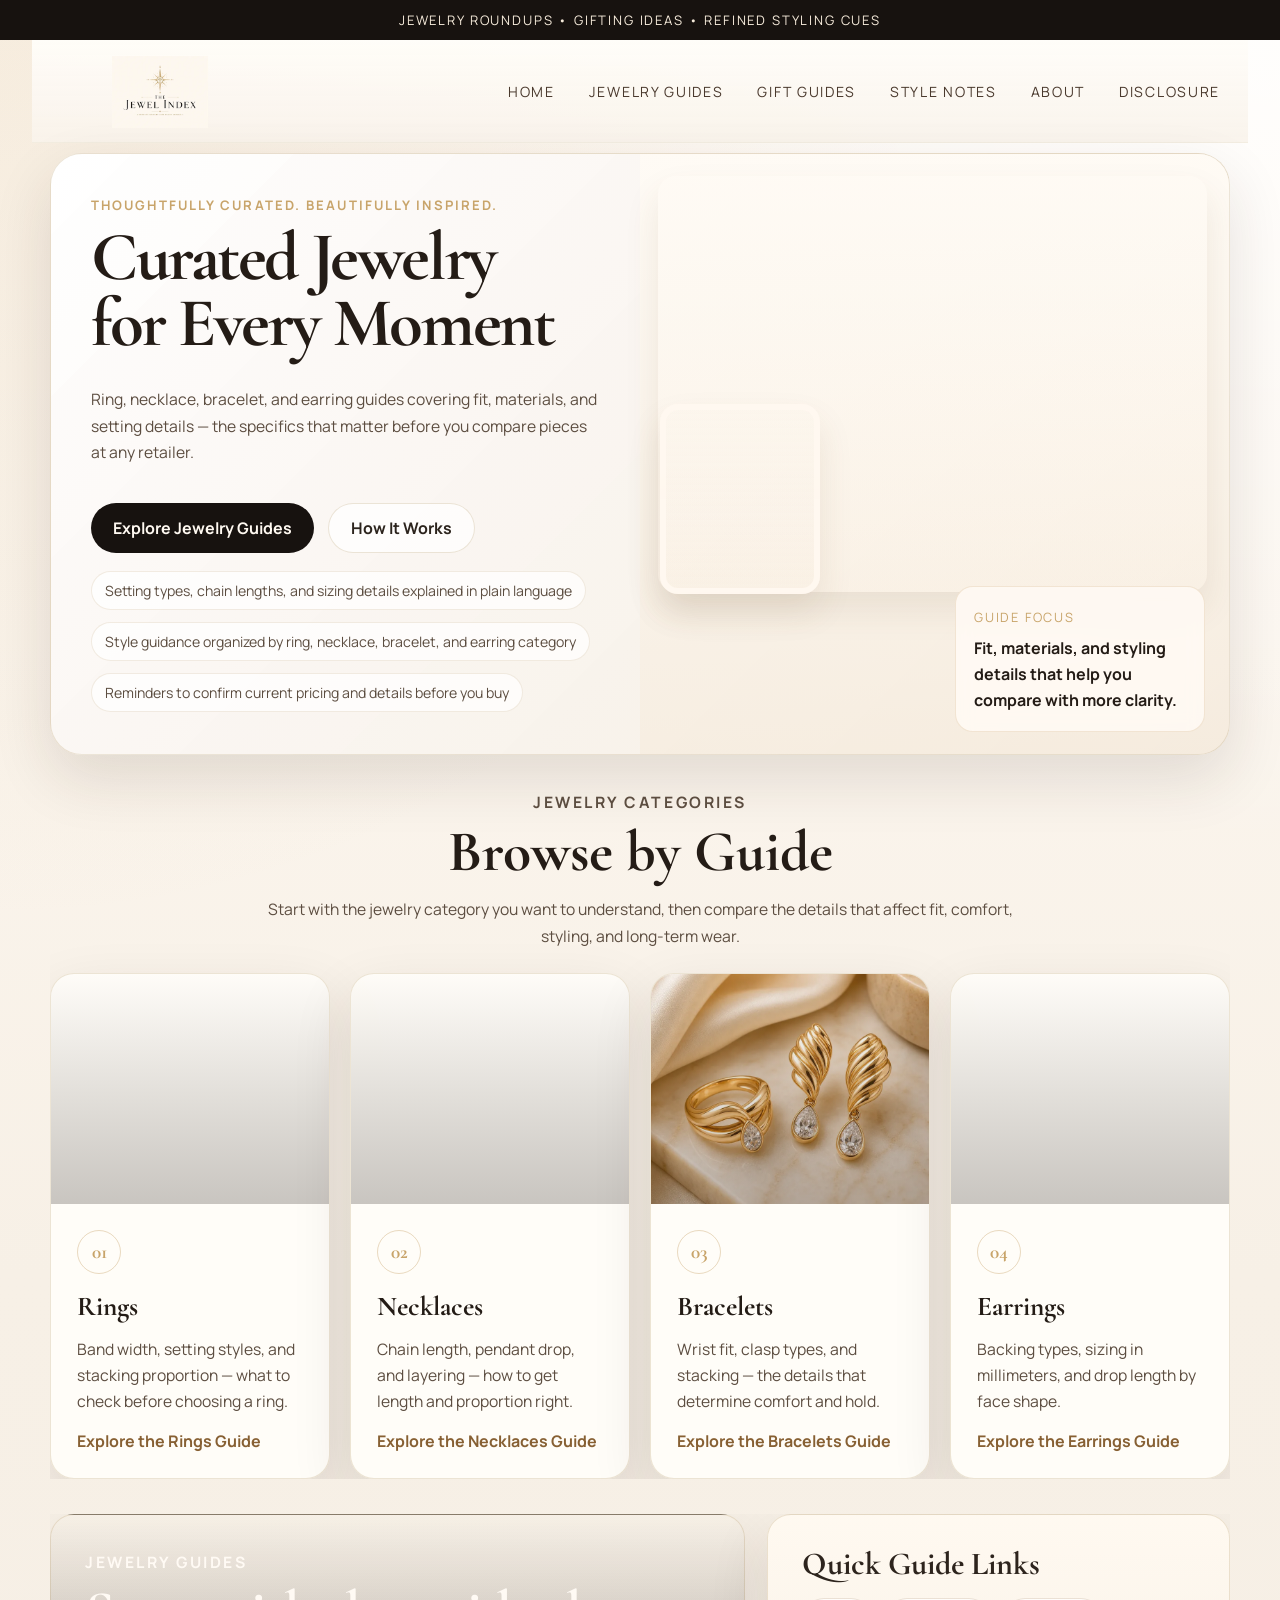
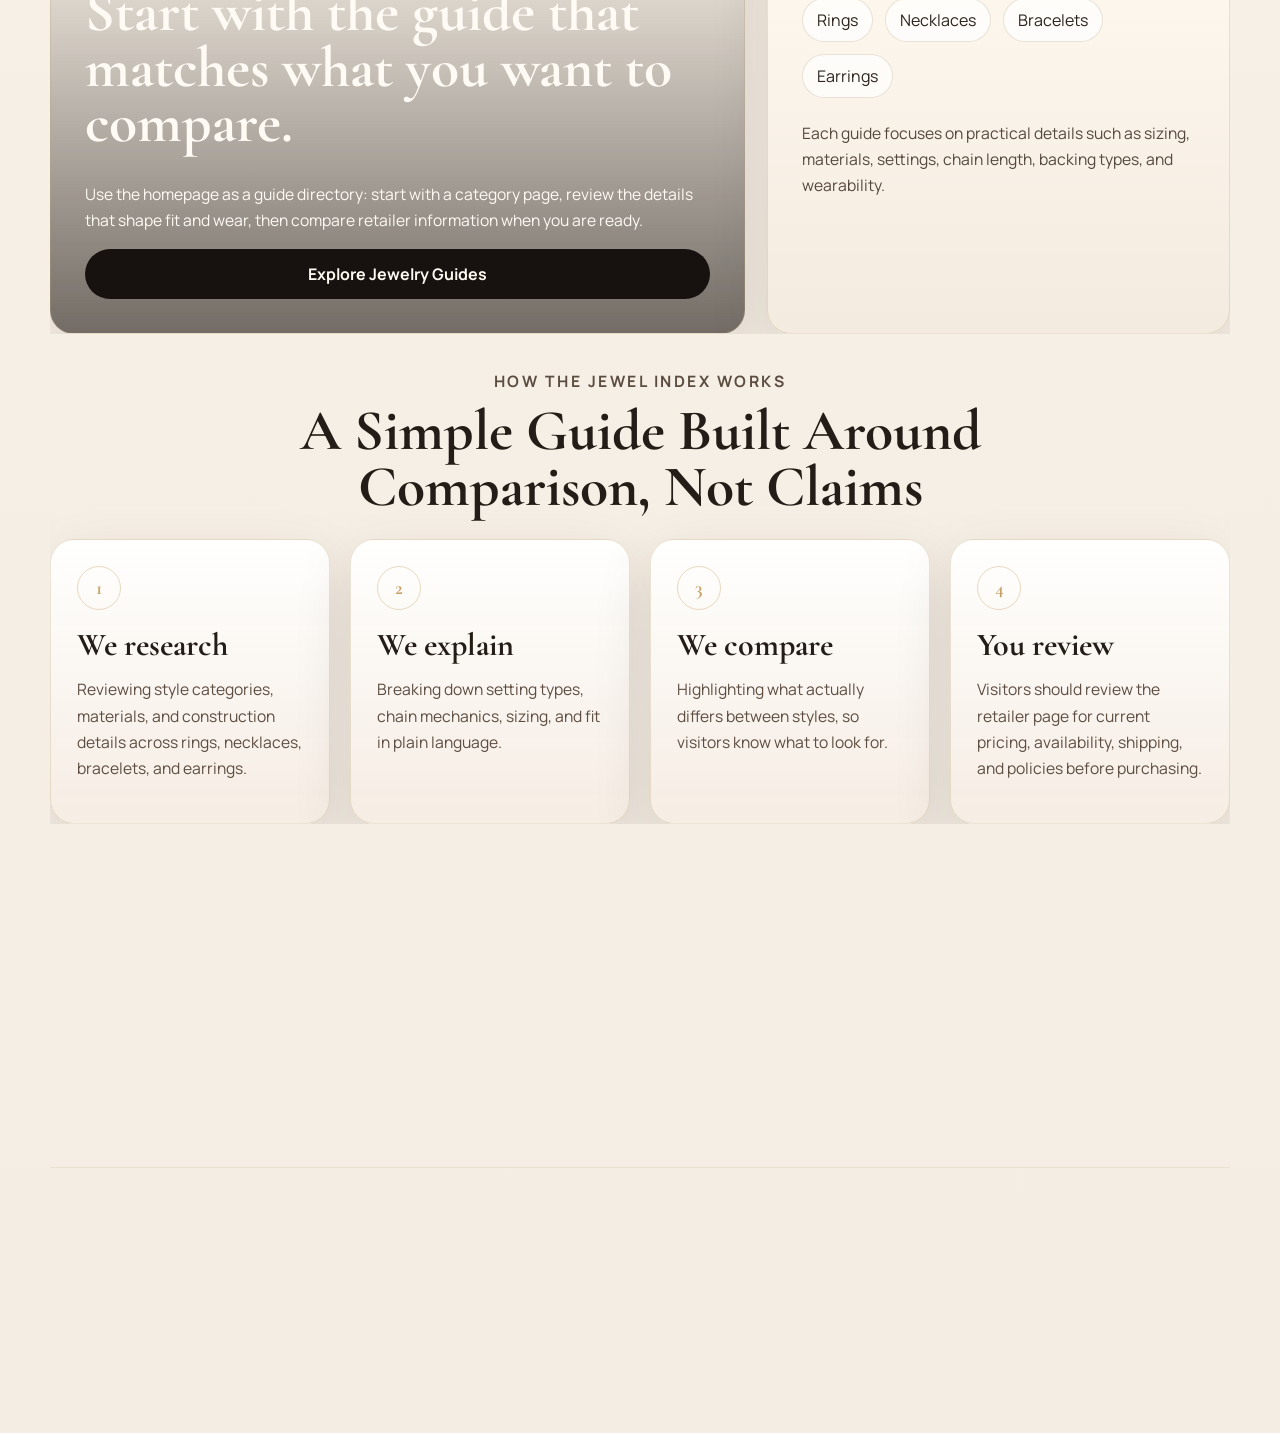
<file: index.html>
<!DOCTYPE html>
<html lang="en">
<head>
  <meta charset="UTF-8">
  <meta name="viewport" content="width=device-width, initial-scale=1.0">
  <meta name="description" content="The Jewel Index offers elegant jewelry roundups, occasion-led styling ideas, and polished inspiration for every moment.">
  <title>The Jewel Index | Curated Jewelry for Every Moment</title>
  <link rel="preconnect" href="https://fonts.googleapis.com">
  <link rel="preconnect" href="https://fonts.gstatic.com" crossorigin>
  <link href="https://fonts.googleapis.com/css2?family=Cormorant+Garamond:wght@400;500;600;700&family=Manrope:wght@400;500;600;700&display=swap" rel="stylesheet">
  <link rel="stylesheet" href="styles.css">
</head>
<body>
  <div class="top-ribbon">Jewelry roundups • gifting ideas • refined styling cues</div>
  <div class="page-shell">
    <header class="site-header">
      <div class="brand-lockup">
        <a class="brand" href="index.html" aria-label="The Jewel Index home">
          <img class="brand-logo" src="assets/the-jewel-index-logo.webp" alt="The Jewel Index" width="600" height="450" decoding="async" fetchpriority="high">
        </a>
      </div>

      <nav class="site-nav" aria-label="Primary">
        <a href="index.html">Home</a>
        <a href="jewelry-guides.html">Jewelry Guides</a>
        <a href="gift-guides.html">Gift Guides</a>
        <a href="style-notes.html">Style Notes</a>
        <a href="about.html">About</a>
        <a href="disclosure.html">Disclosure</a>
      </nav>
    </header>

    <main>
      <section class="hero">
        <div class="hero-copy">
          <p class="eyebrow">Thoughtfully curated. Beautifully inspired.</p>
          <h1 class="hero-title">
            <span class="line">Curated Jewelry</span>
            <span class="line">for Every Moment</span>
          </h1>
          <p class="hero-text">
            Ring, necklace, bracelet, and earring guides covering fit, materials, and setting details — the specifics that matter before you compare pieces at any retailer.
          </p>
          <div class="hero-actions">
            <a class="button button-primary" href="jewelry-guides.html">Explore Jewelry Guides</a>
            <a class="button button-secondary" href="#how-it-works">How It Works</a>
          </div>
          <ul class="hero-highlights" aria-label="Site highlights">
            <li>Setting types, chain lengths, and sizing details explained in plain language</li>
            <li>Style guidance organized by ring, necklace, bracelet, and earring category</li>
            <li>Reminders to confirm current pricing and details before you buy</li>
          </ul>
        </div>

        <div class="hero-visual" aria-hidden="true">
          <div class="hero-image-stage">
            <div class="hero-image hero-image-main"></div>
            <div class="hero-image hero-image-detail"></div>
          </div>
          <div class="hero-plaque">
            <span class="plaque-label">Guide Focus</span>
            <strong>Fit, materials, and styling details that help you compare with more clarity.</strong>
          </div>
        </div>
      </section>

      <section class="collections">
        <div class="section-heading">
          <p class="eyebrow">Jewelry categories</p>
          <h2>Browse by Guide</h2>
          <p>
            Start with the jewelry category you want to understand, then compare the details that affect fit, comfort, styling, and long-term wear.
          </p>
        </div>

        <div class="collection-grid">
          <article class="collection-card">
            <div class="collection-image everyday-elegance" aria-hidden="true"></div>
            <div class="collection-body">
              <span class="card-index">01</span>
              <h3>Rings</h3>
              <p>Band width, setting styles, and stacking proportion — what to check before choosing a ring.</p>
              <a href="rings.html">Explore the Rings Guide</a>
            </div>
          </article>

          <article class="collection-card">
            <div class="collection-image elevated-gifts" aria-hidden="true"></div>
            <div class="collection-body">
              <span class="card-index">02</span>
              <h3>Necklaces</h3>
              <p>Chain length, pendant drop, and layering — how to get length and proportion right.</p>
              <a href="necklaces.html">Explore the Necklaces Guide</a>
            </div>
          </article>

          <article class="collection-card">
            <div class="collection-image signature-finds" style="background-image: linear-gradient(180deg, rgba(246, 238, 228, 0.06), rgba(28, 19, 14, 0.24)), url('assets/index-signature-finds.webp');" aria-hidden="true"></div>
            <div class="collection-body">
              <span class="card-index">03</span>
              <h3>Bracelets</h3>
              <p>Wrist fit, clasp types, and stacking — the details that determine comfort and hold.</p>
              <a href="bracelets.html">Explore the Bracelets Guide</a>
            </div>
          </article>

          <article class="collection-card">
            <div class="collection-image luxury-inspiration" aria-hidden="true"></div>
            <div class="collection-body">
              <span class="card-index">04</span>
              <h3>Earrings</h3>
              <p>Backing types, sizing in millimeters, and drop length by face shape.</p>
              <a href="earrings.html">Explore the Earrings Guide</a>
            </div>
          </article>
        </div>
      </section>

      <section class="editorial-feature">
        <div class="feature-panel">
          <p class="eyebrow">Jewelry Guides</p>
          <h2>Start with the guide that matches what you want to compare.</h2>
          <p>
            Use the homepage as a guide directory: start with a category page, review the details that shape fit and wear, then compare retailer information when you are ready.
          </p>
          <a class="button button-dark" href="jewelry-guides.html">Explore Jewelry Guides</a>
        </div>

        <aside class="feature-notes">
          <h3>Quick Guide Links</h3>
          <div class="note-pills">
            <a href="rings.html">Rings</a>
            <a href="necklaces.html">Necklaces</a>
            <a href="bracelets.html">Bracelets</a>
            <a href="earrings.html">Earrings</a>
          </div>
          <p>
            Each guide focuses on practical details such as sizing, materials, settings, chain length, backing types, and wearability.
          </p>
        </aside>
      </section>

      <section class="how-it-works" id="how-it-works">
        <div class="section-heading">
          <p class="eyebrow">How The Jewel Index Works</p>
          <h2>A Simple Guide Built Around Comparison, Not Claims</h2>
        </div>

        <div class="steps-grid">
          <article class="step-card">
            <span class="step-number">1</span>
            <h3>We research</h3>
            <p>Reviewing style categories, materials, and construction details across rings, necklaces, bracelets, and earrings.</p>
          </article>

          <article class="step-card">
            <span class="step-number">2</span>
            <h3>We explain</h3>
            <p>Breaking down setting types, chain mechanics, sizing, and fit in plain language.</p>
          </article>

          <article class="step-card">
            <span class="step-number">3</span>
            <h3>We compare</h3>
            <p>Highlighting what actually differs between styles, so visitors know what to look for.</p>
          </article>

          <article class="step-card">
            <span class="step-number">4</span>
            <h3>You review</h3>
            <p>Visitors should review the retailer page for current pricing, availability, shipping, and policies before purchasing.</p>
          </article>
        </div>
      </section>

      <section class="trust-section">
        <div class="trust-card">
          <p class="eyebrow">Trust and disclosure</p>
          <h2>Independent guide content with clear expectations.</h2>
          <p>
            The Jewel Index is an independent jewelry editorial site and is not an official retailer. This site does not currently contain Amazon affiliate links.
          </p>
        </div>
      </section>
    </main>

    <footer class="site-footer">
      <img class="footer-logo" src="assets/the-jewel-index-logo.webp" alt="The Jewel Index" width="600" height="450" loading="lazy" decoding="async">
      <div class="trust-links">
        <a href="about.html">About</a>
        <a href="disclosure.html">Disclosure</a>
        <a href="privacy.html">Privacy</a>
        <a href="terms.html">Terms</a>
      </div>
      <p class="site-disclosure-note">The Jewel Index is an independent jewelry editorial site and is not an official retailer. This site does not currently contain Amazon affiliate links.</p>
    </footer>
  </div>
</body>
</html>
</file>
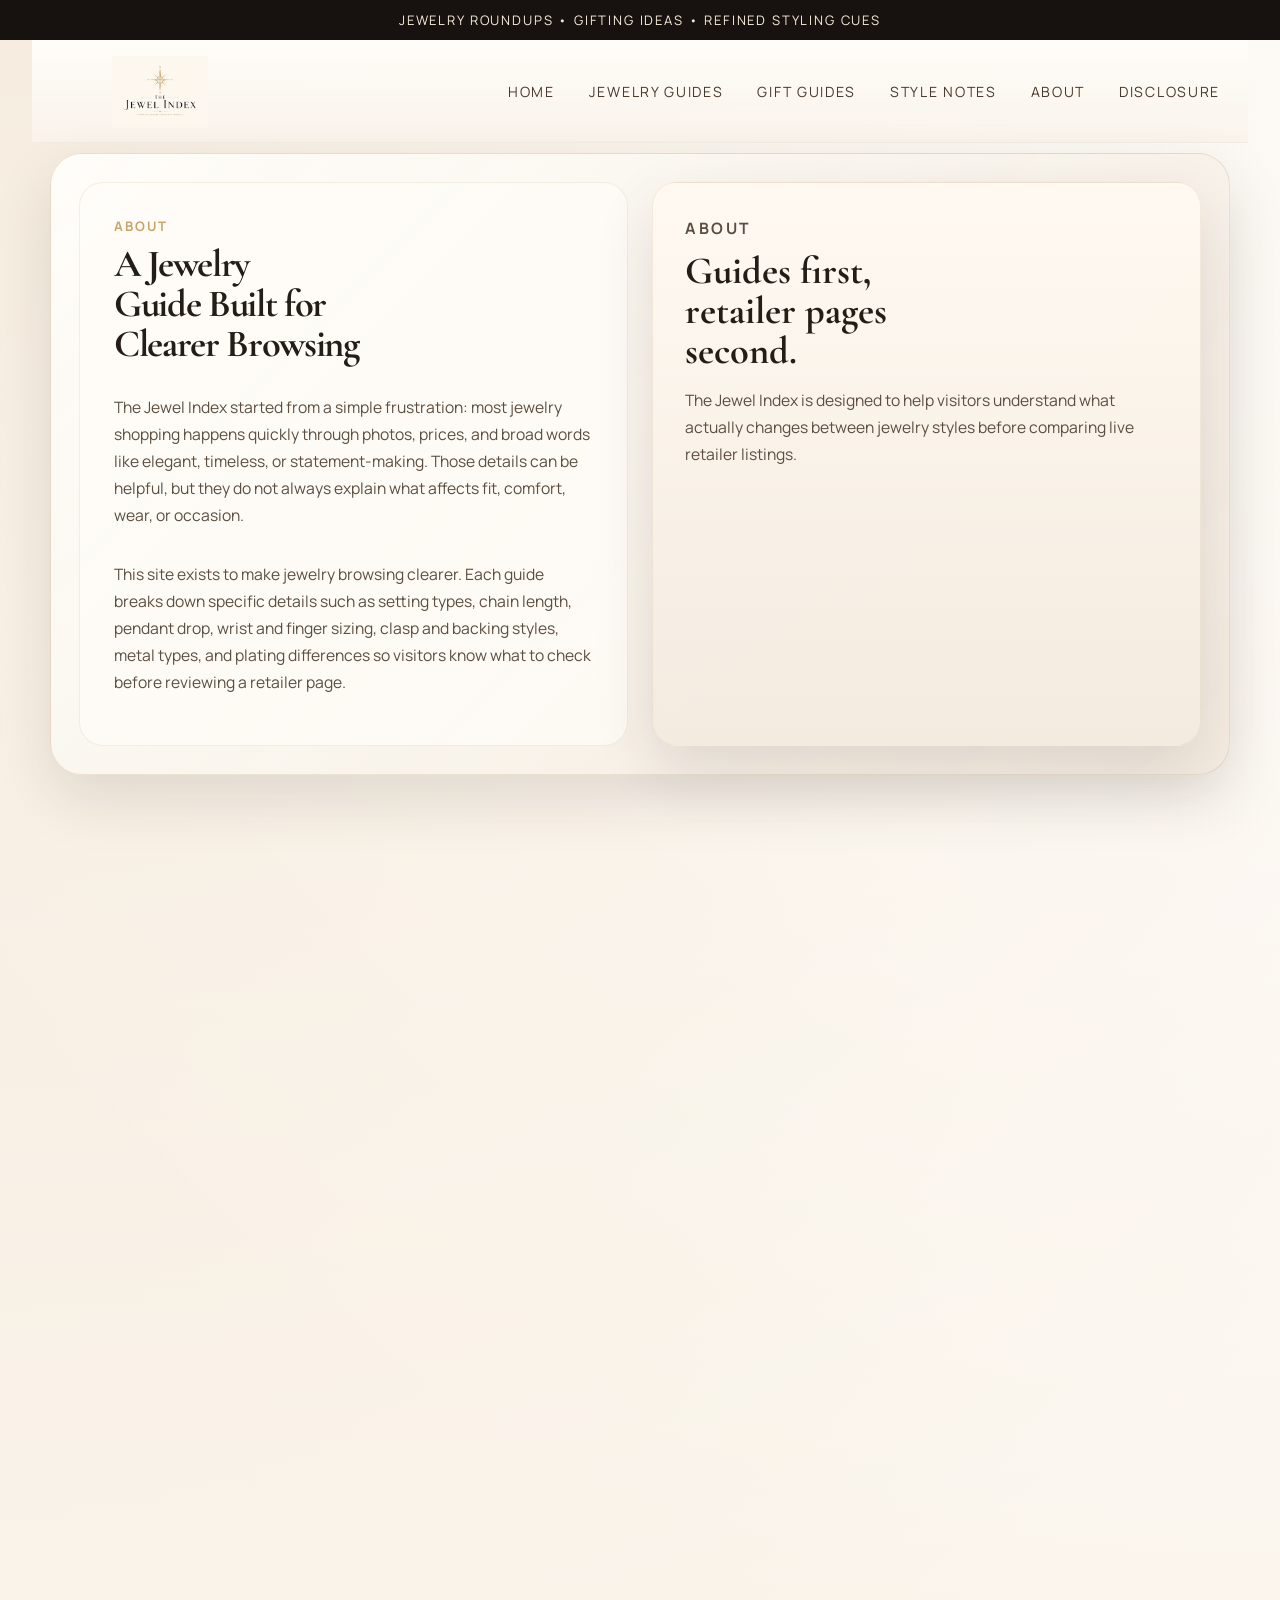
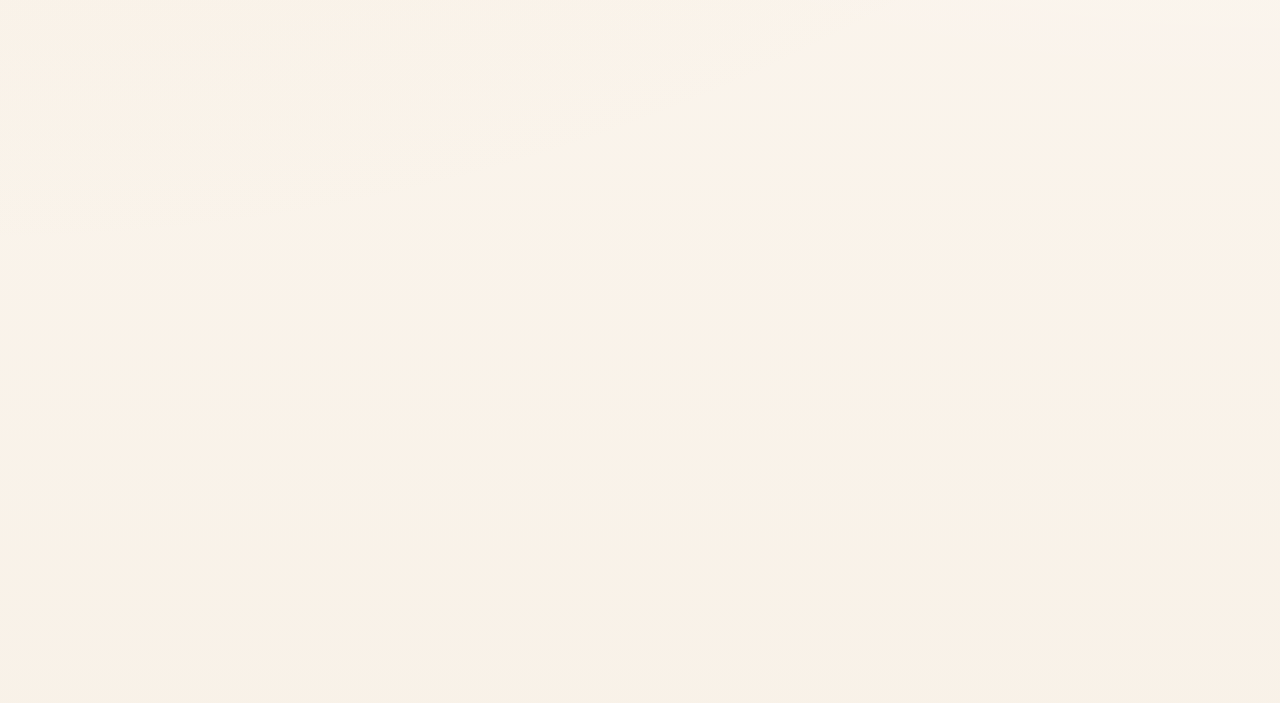
<file: about.html>
<!DOCTYPE html>
<html lang="en">
<head>
  <meta charset="UTF-8">
  <meta name="viewport" content="width=device-width, initial-scale=1.0">
  <meta name="description" content="Learn about The Jewel Index, a jewelry editorial guide created to make browsing fit, materials, and styling details clearer.">
  <title>About | The Jewel Index</title>
  <link rel="preconnect" href="https://fonts.googleapis.com">
  <link rel="preconnect" href="https://fonts.gstatic.com" crossorigin>
  <link href="https://fonts.googleapis.com/css2?family=Cormorant+Garamond:wght@400;500;600;700&family=Manrope:wght@400;500;600;700&display=swap" rel="stylesheet">
  <link rel="stylesheet" href="styles.css">
</head>
<body>
  <div class="top-ribbon">Jewelry roundups • gifting ideas • refined styling cues</div>
  <div class="page-shell">
    <header class="site-header">
      <div class="brand-lockup">
        <a class="brand" href="index.html" aria-label="The Jewel Index home">
          <img class="brand-logo" src="assets/the-jewel-index-logo.webp" alt="The Jewel Index" width="600" height="450" decoding="async" fetchpriority="high">
        </a>
      </div>
      <nav class="site-nav" aria-label="Primary">
        <a href="index.html">Home</a>
        <a href="jewelry-guides.html">Jewelry Guides</a>
        <a href="gift-guides.html">Gift Guides</a>
        <a href="style-notes.html">Style Notes</a>
        <a href="about.html">About</a>
        <a href="disclosure.html">Disclosure</a>
      </nav>
    </header>

    <main class="guide-page about-page">
      <section class="guide-hero">
        <div class="guide-hero-copy">
          <p class="eyebrow">About</p>
          <h1>A Jewelry Guide Built for Clearer Browsing</h1>
          <p class="guide-intro">
            The Jewel Index started from a simple frustration: most jewelry shopping happens quickly through photos, prices, and broad words like elegant, timeless, or statement-making. Those details can be helpful, but they do not always explain what affects fit, comfort, wear, or occasion.
          </p>
          <p class="guide-intro">
            This site exists to make jewelry browsing clearer. Each guide breaks down specific details such as setting types, chain length, pendant drop, wrist and finger sizing, clasp and backing styles, metal types, and plating differences so visitors know what to check before reviewing a retailer page.
          </p>
        </div>
        <div class="guide-panel guide-panel-soft">
          <p class="eyebrow">About</p>
          <h2>Guides first, retailer pages second.</h2>
          <p>The Jewel Index is designed to help visitors understand what actually changes between jewelry styles before comparing live retailer listings.</p>
        </div>
      </section>

      <section class="guide-section">
        <div class="section-heading">
          <p class="eyebrow">Approach</p>
          <h2>Our Approach</h2>
        </div>
        <div class="guide-card-grid guide-card-grid-two">
          <article class="guide-card">
            <h3>What The Jewel Index Does</h3>
            <p>The Jewel Index researches jewelry categories, construction details, and styling considerations, then explains them in plain language. The goal is to help visitors compare rings, necklaces, bracelets, earrings, gift ideas, and style notes with more confidence.</p>
          </article>
          <article class="guide-card">
            <h3>What The Jewel Index Does Not Do</h3>
            <p>The Jewel Index does not sell jewelry directly, process orders, handle payments, ship items, or manage returns. It also does not claim to personally test, purchase, wear, or verify every piece unless clearly stated.</p>
          </article>
          <article class="guide-card">
            <h3>How To Use This Site</h3>
            <p>Use The Jewel Index before comparing retailer listings. Retailer pages are the source of truth for current pricing, availability, materials, shipping timelines, sizing charts, and return policies. The guides help visitors know what questions to ask when they get there.</p>
          </article>
        </div>
      </section>

      <section class="guide-section">
        <div class="guide-panel">
          <p class="eyebrow">Trust and Disclosure</p>
          <h2>Trust and Disclosure</h2>
          <p>The Jewel Index is an independent jewelry editorial site and is not an official retailer. This site does not currently contain Amazon affiliate links.</p>
          <p>Visitors can review the <a class="text-link" href="disclosure.html">Disclosure</a>, <a class="text-link" href="privacy.html">Privacy</a>, and <a class="text-link" href="terms.html">Terms</a> pages for more information about how this site explains affiliate plans, site data, and visitor expectations.</p>
        </div>
      </section>

      <section class="guide-section">
        <div class="guide-panel guide-panel-soft">
          <p class="eyebrow">Questions</p>
          <h2>Questions and Corrections</h2>
          <p>If a contact method is added in the future, visitors will be able to use it for questions, feedback, or correction requests.</p>
        </div>
      </section>
    </main>

    <footer class="site-footer">
      <img class="footer-logo" src="assets/the-jewel-index-logo.webp" alt="The Jewel Index" width="600" height="450" loading="lazy" decoding="async">
      <div class="trust-links">
        <a href="about.html">About</a>
        <a href="disclosure.html">Disclosure</a>
        <a href="privacy.html">Privacy</a>
        <a href="terms.html">Terms</a>
      </div>
      <p class="site-disclosure-note">The Jewel Index is an independent jewelry editorial site and is not an official retailer. This site does not currently contain Amazon affiliate links.</p>
    </footer>
  </div>
</body>
</html>
</file>
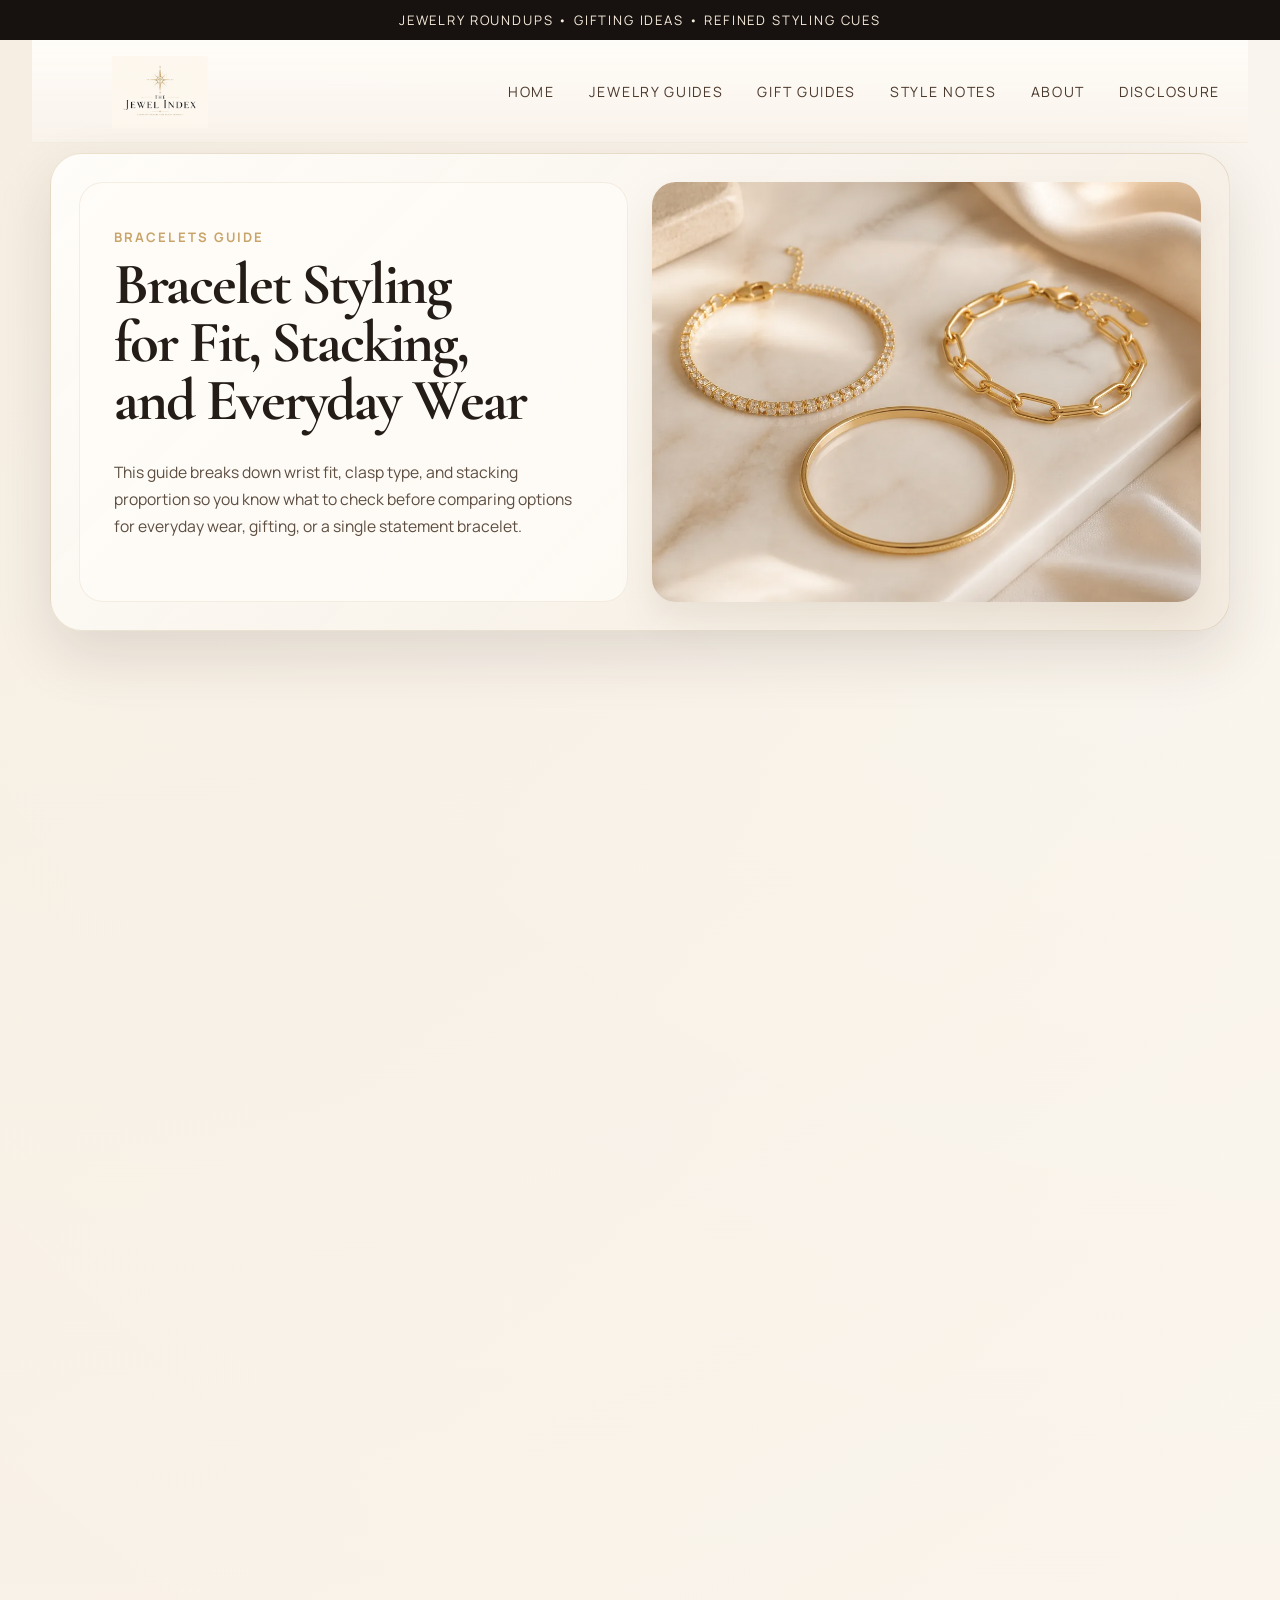
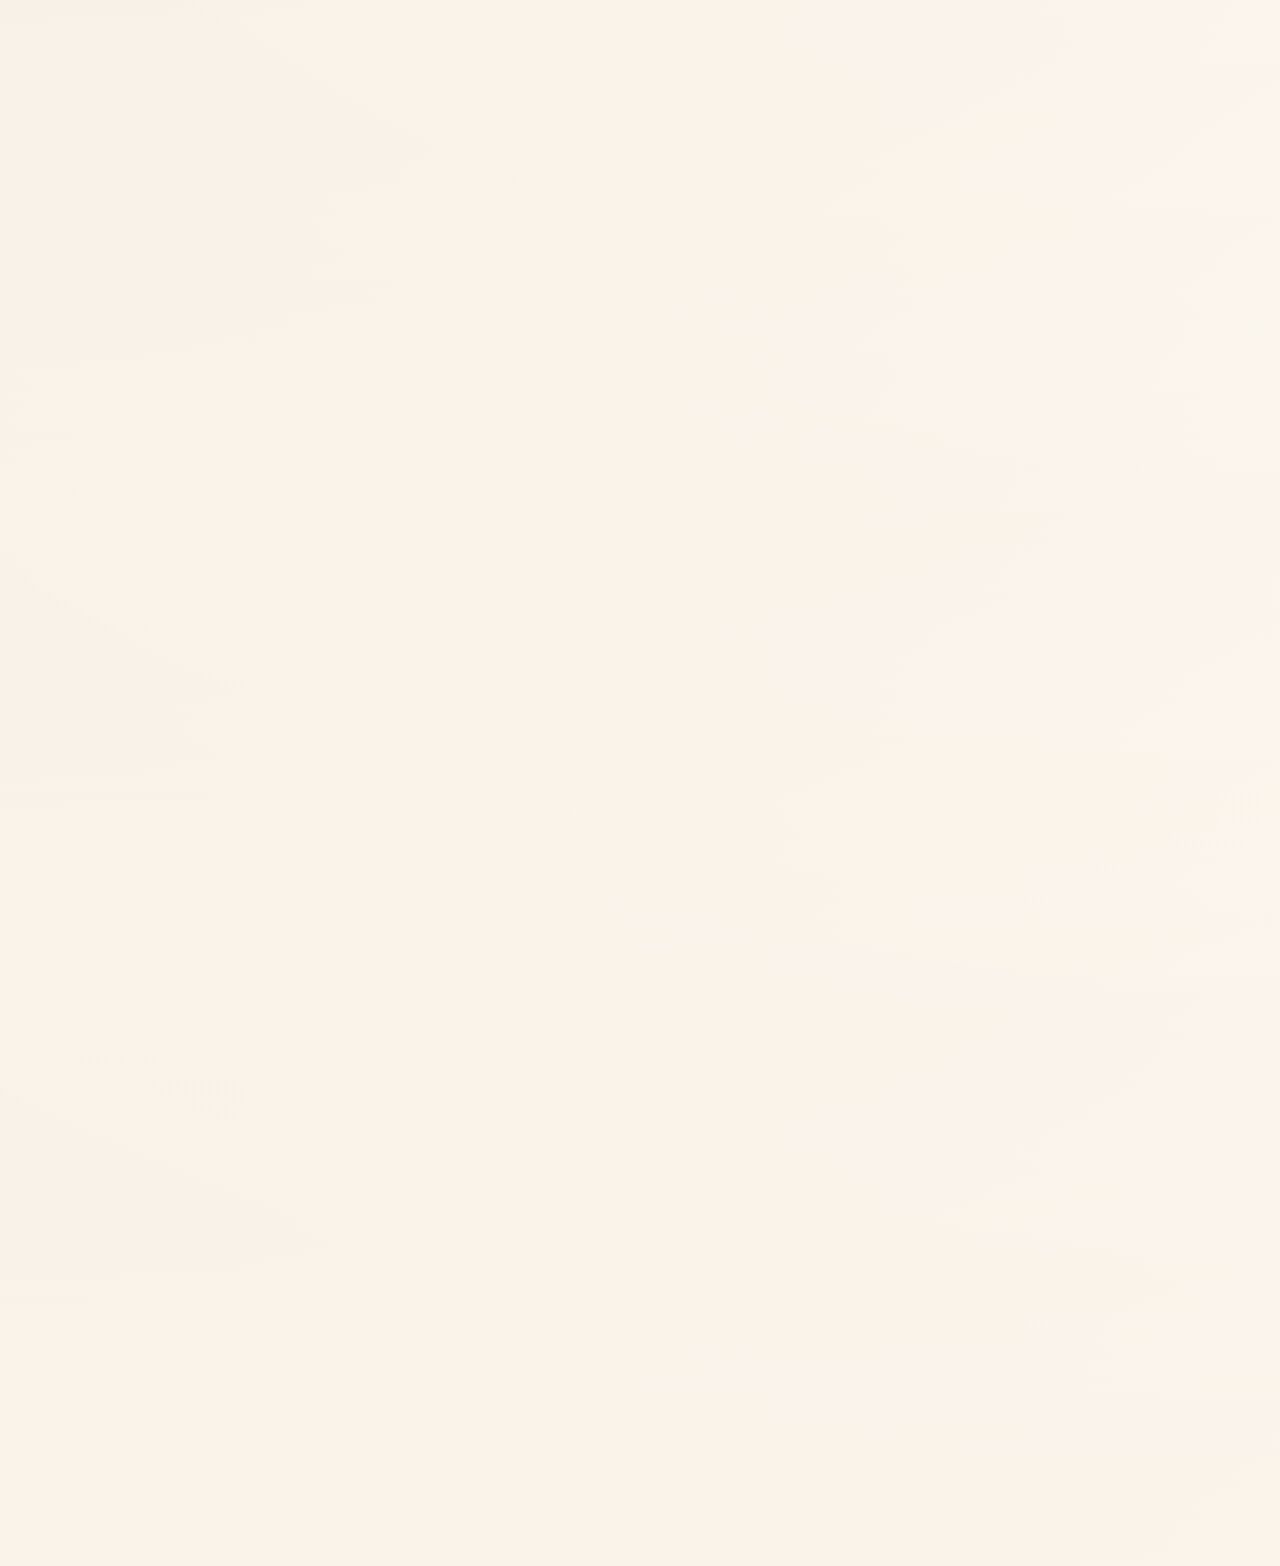
<file: bracelets.html>
<!DOCTYPE html>
<html lang="en">
<head>
  <meta charset="UTF-8">
  <meta name="viewport" content="width=device-width, initial-scale=1.0">
  <meta name="description" content="Explore The Jewel Index bracelet guide with style categories, design cues, and reminders to compare retailer details thoughtfully.">
  <title>Bracelets Guide | The Jewel Index</title>
  <link rel="preconnect" href="https://fonts.googleapis.com">
  <link rel="preconnect" href="https://fonts.gstatic.com" crossorigin>
  <link href="https://fonts.googleapis.com/css2?family=Cormorant+Garamond:wght@400;500;600;700&family=Manrope:wght@400;500;600;700&display=swap" rel="stylesheet">
  <link rel="stylesheet" href="styles.css">
</head>
<body>
  <div class="top-ribbon">Jewelry roundups • gifting ideas • refined styling cues</div>
  <div class="page-shell">
    <header class="site-header">
      <div class="brand-lockup">
        <a class="brand" href="index.html" aria-label="The Jewel Index home">
          <img class="brand-logo" src="assets/the-jewel-index-logo.webp" alt="The Jewel Index" width="600" height="450" decoding="async" fetchpriority="high">
        </a>
      </div>
      <nav class="site-nav" aria-label="Primary">
        <a href="index.html">Home</a>
        <a href="jewelry-guides.html">Jewelry Guides</a>
        <a href="gift-guides.html">Gift Guides</a>
        <a href="style-notes.html">Style Notes</a>
        <a href="about.html">About</a>
        <a href="disclosure.html">Disclosure</a>
      </nav>
    </header>

    <main class="guide-page bracelet-guide-page">
      <section class="guide-hero">
        <div class="guide-hero-copy">
          <p class="eyebrow">Bracelets Guide</p>
          <h1>Bracelet Styling for Fit, Stacking, and Everyday Wear</h1>
          <p class="guide-intro">
            This guide breaks down wrist fit, clasp type, and stacking proportion so you know what to check before comparing options for everyday wear, gifting, or a single statement bracelet.
          </p>
        </div>
        <div class="guide-hero-visual bracelets-guide-visual" aria-hidden="true"></div>
      </section>

      <section class="guide-section guide-quick-links">
        <div class="guide-panel guide-panel-soft">
          <p class="eyebrow">Quick Guide Links</p>
          <div class="note-pills">
            <a href="jewelry-guides.html">Jewelry Guides</a>
            <a href="rings.html">Rings</a>
            <a href="necklaces.html">Necklaces</a>
            <a href="bracelets.html">Bracelets</a>
            <a href="earrings.html">Earrings</a>
            <a href="gift-guides.html">Gift Guides</a>
            <a href="style-notes.html">Style Notes</a>
          </div>
        </div>
      </section>

      <section class="guide-section">
        <div class="section-heading">
          <p class="eyebrow">Style Categories</p>
          <h2>How to Browse Bracelet Styles with Intention</h2>
        </div>
        <div class="guide-card-grid">
          <article class="guide-card">
            <h3>Chain and Link Bracelets</h3>
            <p>Fit is one of the biggest things to check with chain bracelets. A bracelet that sits neatly on one wrist may hang too loosely on another, so adjustable clasp ranges can be helpful. Flat link chains tend to sit closer to the wrist, while rounder link styles may create more movement and catch on sleeves more easily.</p>
          </article>
          <article class="guide-card">
            <h3>Bangles and Cuffs</h3>
            <p>Rigid bangles have less sizing flexibility than chain bracelets, so wrist measurement matters. Open cuffs can feel more forgiving because they have a gap, but thinner metals should not be bent repeatedly. A cuff can feel modern and sculptural, while a bangle stack can create a more classic layered wrist look.</p>
          </article>
          <article class="guide-card">
            <h3>Beaded and Stretch Bracelets</h3>
            <p>Stretch bracelets rely on elastic cord, so durability matters. Smaller beads often layer more easily with chains or bangles, while larger beads can feel more like a statement piece. These styles can add texture, color, or a softer casual feel to a bracelet stack.</p>
          </article>
          <article class="guide-card">
            <h3>Tennis and Line Bracelets</h3>
            <p>Tennis bracelets create a continuous line of sparkle, so clasp security is especially important. A safety clasp or added closure detail can matter for daily wear. Photos can make tennis bracelets look larger than they are, so visitors should compare stone count, bracelet length, and listed measurements before buying.</p>
          </article>
        </div>
      </section>

      <section class="guide-section">
        <div class="section-heading">
          <p class="eyebrow">What To Notice</p>
          <h2>Bracelet Details to Compare</h2>
        </div>
        <div class="guide-panel">
          <ul class="guide-list">
            <li>Wrist measurement fit &mdash; check the seller&rsquo;s actual size range instead of relying only on small, medium, or large labels.</li>
            <li>Clasp type &mdash; lobster, toggle, magnetic, box, and safety clasps each feel different in daily use.</li>
            <li>Adjustability &mdash; extender chains or adjustable closures can make bracelets easier to fit, especially as gifts.</li>
            <li>Material and plating &mdash; compare solid metal, sterling silver, gold-filled, vermeil, and plated options because they wear differently over time.</li>
            <li>Stacking proportion &mdash; mixing thin, medium, and statement pieces can look more curated than stacking pieces that are all the same size.</li>
            <li>Closure security &mdash; tennis and line bracelets should be checked carefully because one clasp failure can mean losing the whole bracelet.</li>
          </ul>
        </div>
      </section>

      <section class="guide-section">
        <div class="section-heading">
          <p class="eyebrow">Style Inspiration</p>
          <h2>Bracelet Style Examples</h2>
          <p>
            Use these bracelet examples to compare shine, movement, link scale, wrist presence, and styling direction before reviewing details on a retailer page.
          </p>
        </div>
        <div class="guide-card-grid">
          <article class="guide-card">
            <div class="guide-product-visual bracelet-photo bracelet-photo-chain" aria-hidden="true"></div>
            <h3>Chain-Link Bracelet</h3>
            <p>A chain-link bracelet adds texture, movement, and a stronger wrist presence.</p>
          </article>
          <article class="guide-card">
            <div class="guide-product-visual bracelet-photo bracelet-photo-cuff" aria-hidden="true"></div>
            <h3>Open Cuff Bracelet</h3>
            <p>An open cuff can feel sculptural, modern, and easy to notice without needing heavy detail.</p>
          </article>
          <article class="guide-card">
            <div class="guide-product-visual bracelet-photo bracelet-photo-charm" aria-hidden="true"></div>
            <h3>Beaded or Stretch Bracelet</h3>
            <p>A beaded or stretch bracelet can add texture, color, and a softer layered feel.</p>
          </article>
          <article class="guide-card">
            <div class="guide-product-visual bracelet-photo bracelet-photo-tennis" aria-hidden="true"></div>
            <h3>Tennis Bracelet</h3>
            <p>A tennis bracelet can offer refined sparkle, symmetry, and polished special-occasion appeal.</p>
          </article>
        </div>
      </section>

      <section class="guide-section">
        <div class="guide-panel guide-panel-soft guide-buy-panel">
          <p class="eyebrow">Before You Buy</p>
          <h2>Before You Review a Retailer Page</h2>
          <p>
            This is a style guide, not a product listing. Before purchasing, review the retailer page directly for wrist sizing details, clasp type, materials, shipping timelines, return policies, and closure security.
          </p>
        </div>
      </section>
    </main>

    <footer class="site-footer">
      <img class="footer-logo" src="assets/the-jewel-index-logo.webp" alt="The Jewel Index" width="600" height="450" loading="lazy" decoding="async">
      <div class="trust-links">
        <a href="about.html">About</a>
        <a href="disclosure.html">Disclosure</a>
        <a href="privacy.html">Privacy</a>
        <a href="terms.html">Terms</a>
      </div>
      <p class="site-disclosure-note">The Jewel Index is an independent jewelry editorial site and is not an official retailer. This site does not currently contain Amazon affiliate links.</p>
    </footer>
  </div>
</body>
</html>
</file>
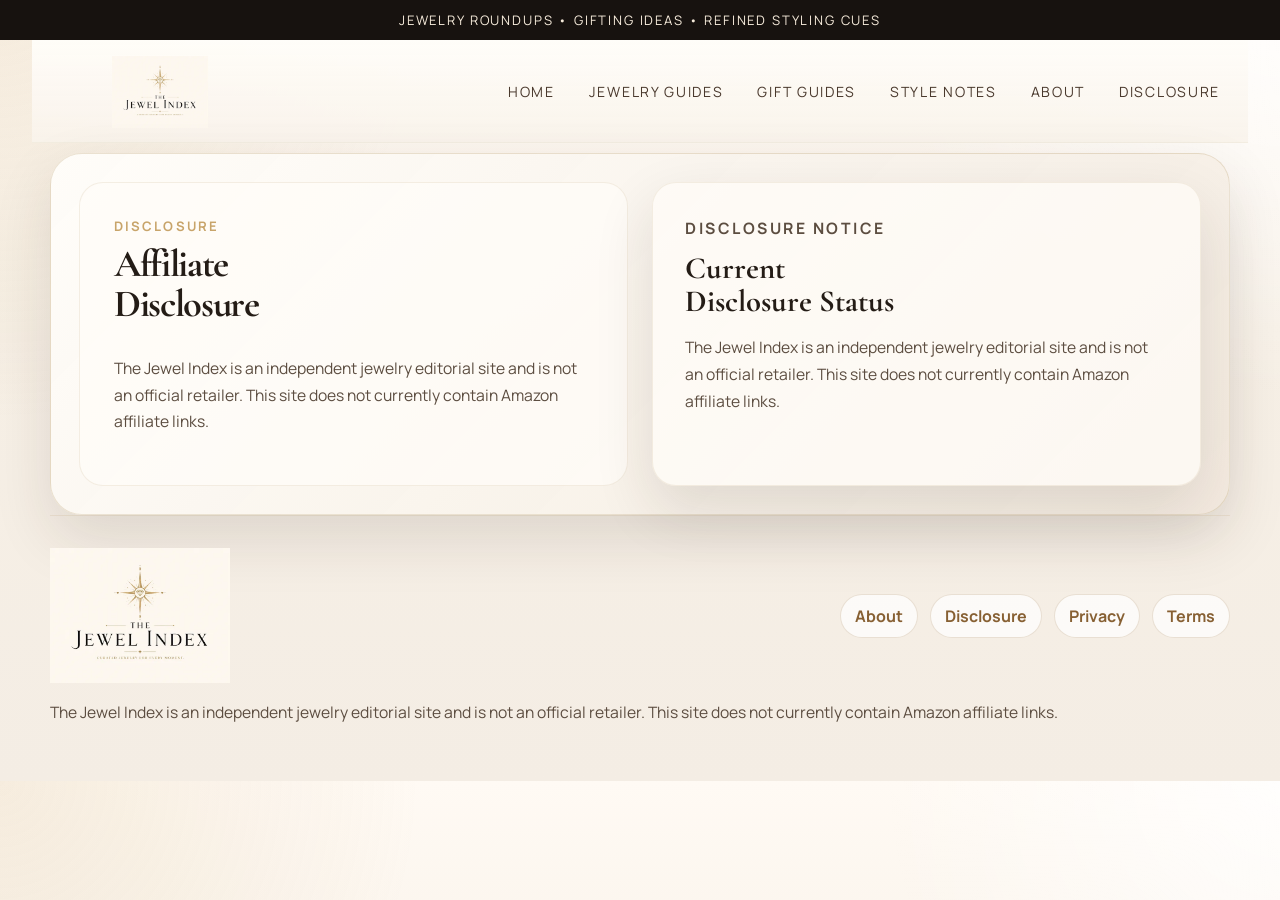
<file: disclosure.html>
<!DOCTYPE html>
<html lang="en">
<head>
  <meta charset="UTF-8">
  <meta name="viewport" content="width=device-width, initial-scale=1.0">
  <meta name="description" content="Read the disclosure for The Jewel Index, including future affiliate-link expectations and guidance for reviewing retailer details directly.">
  <title>Disclosure | The Jewel Index</title>
  <link rel="preconnect" href="https://fonts.googleapis.com">
  <link rel="preconnect" href="https://fonts.gstatic.com" crossorigin>
  <link href="https://fonts.googleapis.com/css2?family=Cormorant+Garamond:wght@400;500;600;700&family=Manrope:wght@400;500;600;700&display=swap" rel="stylesheet">
  <link rel="stylesheet" href="styles.css">
</head>
<body>
  <div class="top-ribbon">Jewelry roundups • gifting ideas • refined styling cues</div>
  <div class="page-shell">
    <header class="site-header">
      <div class="brand-lockup">
        <a class="brand" href="index.html" aria-label="The Jewel Index home">
          <img class="brand-logo" src="assets/the-jewel-index-logo.webp" alt="The Jewel Index" width="600" height="450" decoding="async" fetchpriority="high">
        </a>
      </div>
      <nav class="site-nav" aria-label="Primary">
        <a href="index.html">Home</a>
        <a href="jewelry-guides.html">Jewelry Guides</a>
        <a href="gift-guides.html">Gift Guides</a>
        <a href="style-notes.html">Style Notes</a>
        <a href="about.html">About</a>
        <a href="disclosure.html">Disclosure</a>
      </nav>
    </header>

    <main class="guide-page disclosure-page">
      <section class="guide-hero">
        <div class="guide-hero-copy">
          <p class="eyebrow">Disclosure</p>
          <h1>Affiliate Disclosure</h1>
          <p class="guide-intro">
            The Jewel Index is an independent jewelry editorial site and is not an official retailer. This site does not currently contain Amazon affiliate links.
          </p>
        </div>
        <div class="guide-panel">
          <p class="eyebrow">Disclosure Notice</p>
          <h2>Current Disclosure Status</h2>
          <p>
            The Jewel Index is an independent jewelry editorial site and is not an official retailer. This site does not currently contain Amazon affiliate links.
          </p>
        </div>
      </section>
    </main>

    <footer class="site-footer">
      <img class="footer-logo" src="assets/the-jewel-index-logo.webp" alt="The Jewel Index" width="600" height="450" loading="lazy" decoding="async">
      <div class="trust-links">
        <a href="about.html">About</a>
        <a href="disclosure.html">Disclosure</a>
        <a href="privacy.html">Privacy</a>
        <a href="terms.html">Terms</a>
      </div>
      <p class="site-disclosure-note">The Jewel Index is an independent jewelry editorial site and is not an official retailer. This site does not currently contain Amazon affiliate links.</p>
    </footer>
  </div>
</body>
</html>
</file>
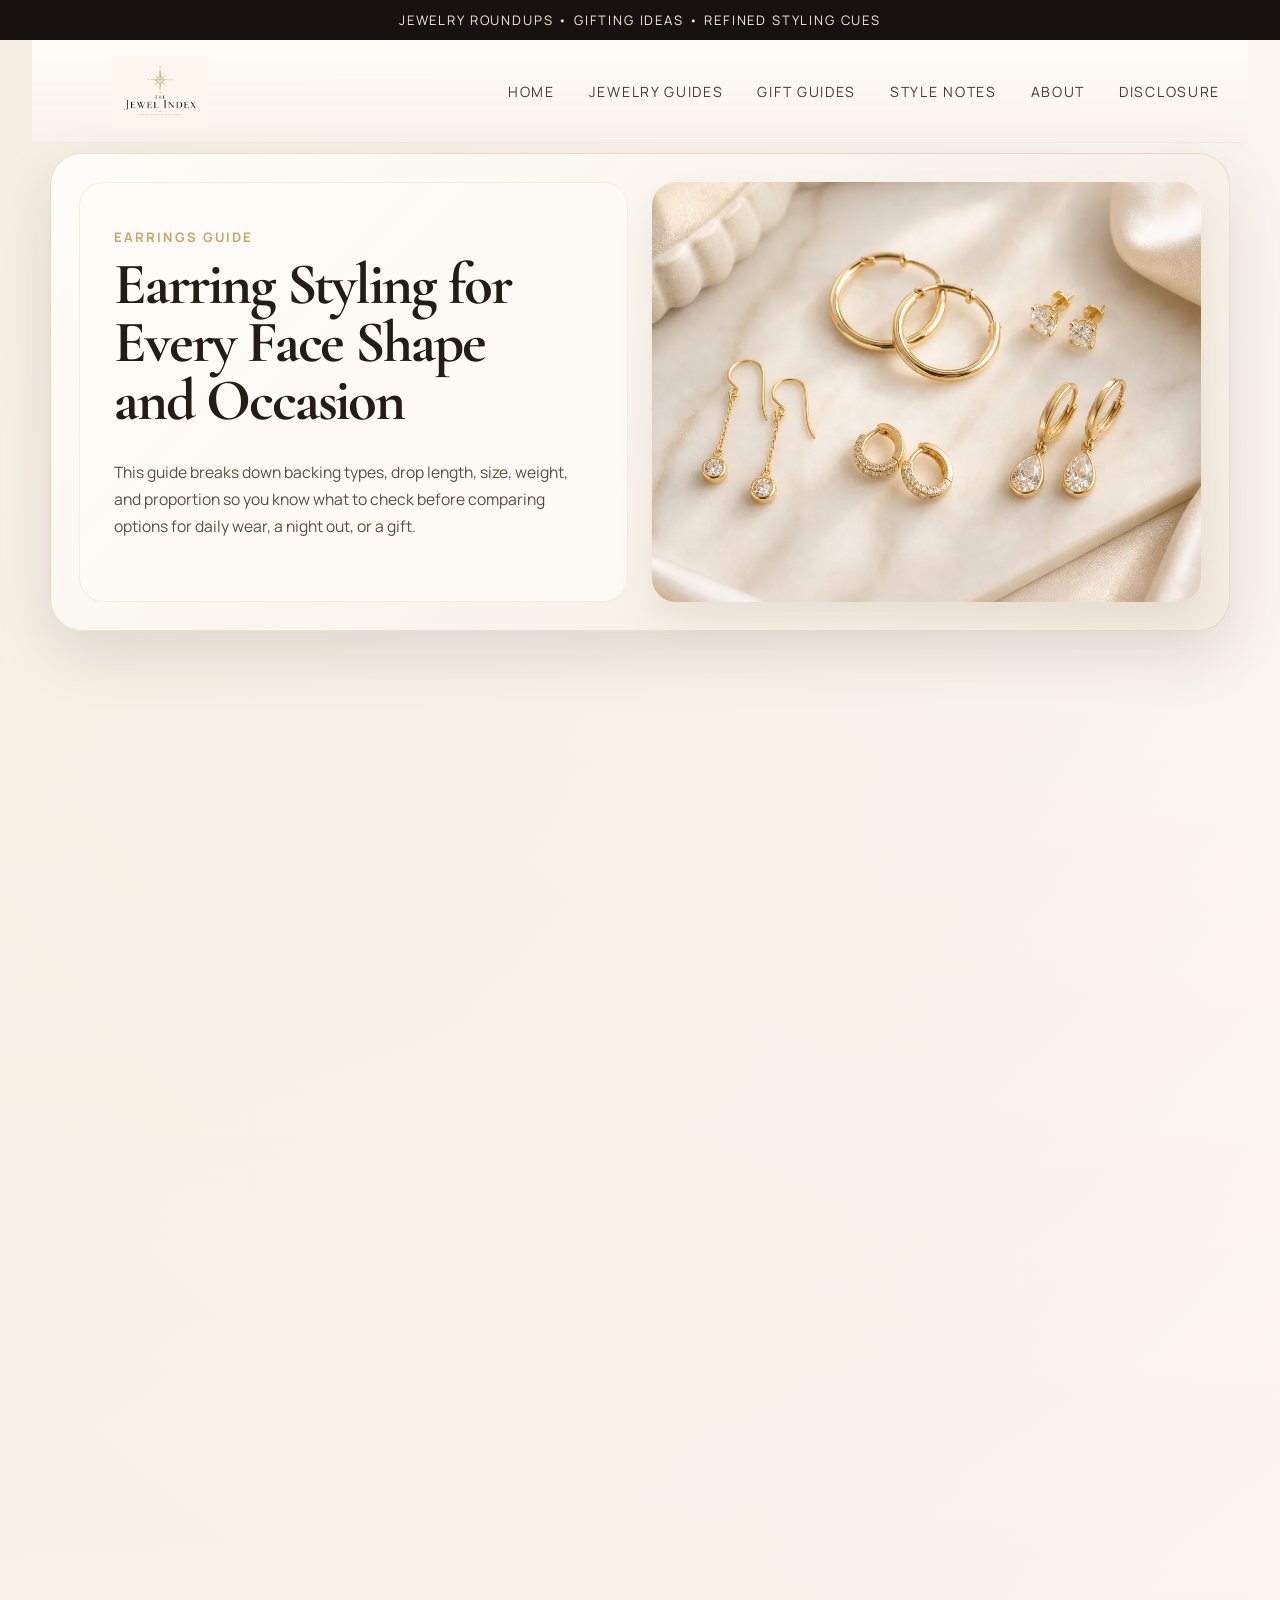
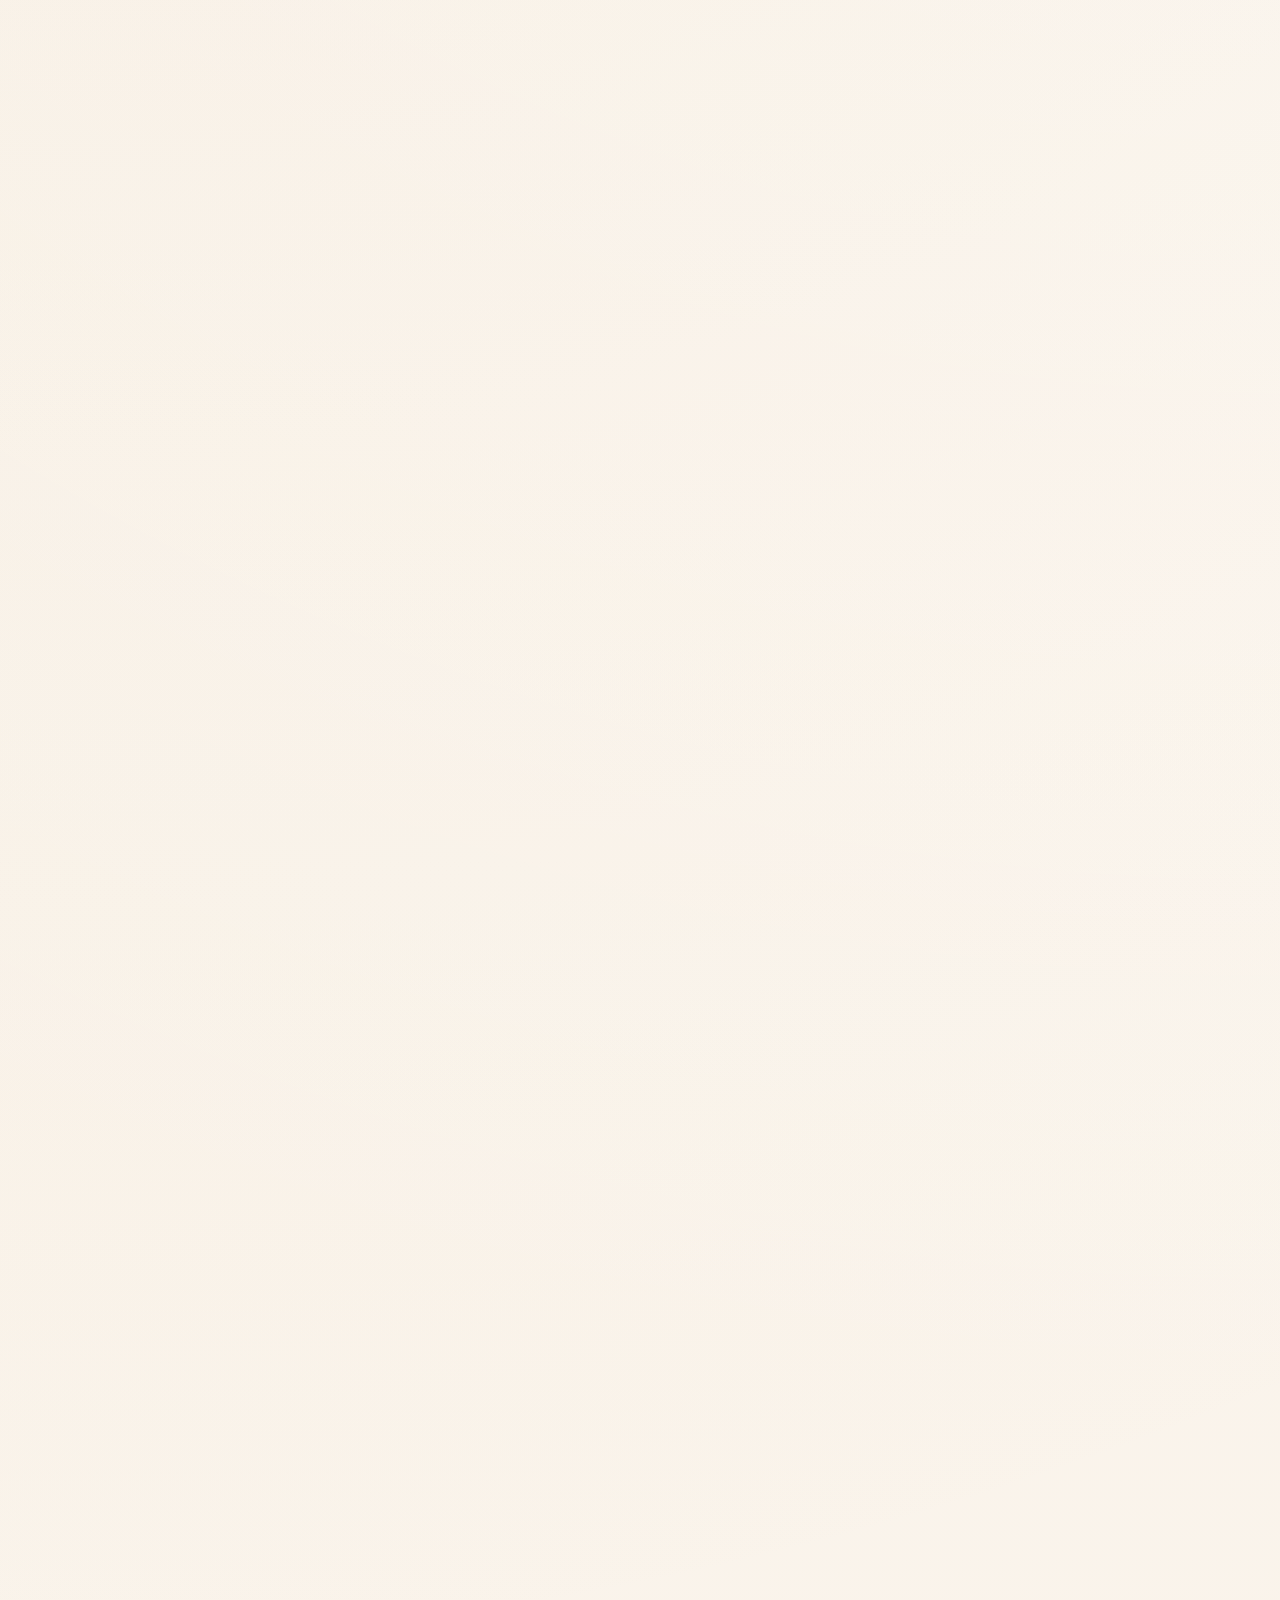
<file: earrings.html>
<!DOCTYPE html>
<html lang="en">
<head>
  <meta charset="UTF-8">
  <meta name="viewport" content="width=device-width, initial-scale=1.0">
  <meta name="description" content="Explore The Jewel Index earrings guide with style categories, design cues, and reminders to compare key details before choosing a piece.">
  <title>Earrings Guide | The Jewel Index</title>
  <link rel="preconnect" href="https://fonts.googleapis.com">
  <link rel="preconnect" href="https://fonts.gstatic.com" crossorigin>
  <link href="https://fonts.googleapis.com/css2?family=Cormorant+Garamond:wght@400;500;600;700&family=Manrope:wght@400;500;600;700&display=swap" rel="stylesheet">
  <link rel="stylesheet" href="styles.css">
</head>
<body>
  <div class="top-ribbon">Jewelry roundups • gifting ideas • refined styling cues</div>
  <div class="page-shell">
    <header class="site-header">
      <div class="brand-lockup">
        <a class="brand" href="index.html" aria-label="The Jewel Index home">
          <img class="brand-logo" src="assets/the-jewel-index-logo.webp" alt="The Jewel Index" width="600" height="450" decoding="async" fetchpriority="high">
        </a>
      </div>
      <nav class="site-nav" aria-label="Primary">
        <a href="index.html">Home</a>
        <a href="jewelry-guides.html">Jewelry Guides</a>
        <a href="gift-guides.html">Gift Guides</a>
        <a href="style-notes.html">Style Notes</a>
        <a href="about.html">About</a>
        <a href="disclosure.html">Disclosure</a>
      </nav>
    </header>

    <main class="guide-page earrings-guide-page">
      <section class="guide-hero">
        <div class="guide-hero-copy">
          <p class="eyebrow">Earrings Guide</p>
          <h1>Earring Styling for Every Face Shape and Occasion</h1>
          <p class="guide-intro">
            This guide breaks down backing types, drop length, size, weight, and proportion so you know what to check before comparing options for daily wear, a night out, or a gift.
          </p>
        </div>
        <div class="guide-hero-visual earrings-guide-visual" aria-hidden="true"></div>
      </section>

      <section class="guide-section guide-quick-links">
        <div class="guide-panel guide-panel-soft">
          <p class="eyebrow">Quick Guide Links</p>
          <div class="note-pills">
            <a href="jewelry-guides.html">Jewelry Guides</a>
            <a href="rings.html">Rings</a>
            <a href="necklaces.html">Necklaces</a>
            <a href="bracelets.html">Bracelets</a>
            <a href="earrings.html">Earrings</a>
            <a href="gift-guides.html">Gift Guides</a>
            <a href="style-notes.html">Style Notes</a>
          </div>
        </div>
      </section>

      <section class="guide-section">
        <div class="section-heading">
          <p class="eyebrow">Style Categories</p>
          <h2>How to Browse Earring Styles with Intention</h2>
        </div>
        <div class="guide-card-grid">
          <article class="guide-card">
            <h3>Studs</h3>
            <p>Stud size is best compared in millimeters instead of vague labels like small, medium, or large. A 4mm stud can feel subtle, while 8mm or larger may read more like a statement piece even in a simple shape. Backing type also matters because studs are often worn daily. Push backs are easy to use, while screw backs can feel more secure for larger or heavier studs.</p>
          </article>
          <article class="guide-card">
            <h3>Hoops</h3>
            <p>Hoop diameter changes the overall look. Smaller hoops under 20mm usually sit close to the earlobe and feel more everyday, while larger hoops around 30mm or more create more movement and presence. Hinged hoops can be easier to put on, while thicker hoops may hold their shape better than thin wire hoops.</p>
          </article>
          <article class="guide-card">
            <h3>Drop and Dangle Earrings</h3>
            <p>Drop length affects how earrings frame the face and neck. Shorter drops can feel easy to wear for many occasions, while longer drops create a more elongated and elegant effect. Weight matters with drop earrings because heavier pieces can pull on the earlobe over time, so visitors should review listed measurements and weight when available.</p>
          </article>
          <article class="guide-card">
            <h3>Ear Cuffs and Climbers</h3>
            <p>Ear cuffs and climbers can create a modern layered ear look, but fit and piercing placement matter. Clip-on cuffs do not require a piercing, but they may fit differently depending on ear shape. Climbers usually need the right piercing placement to sit correctly along the ear.</p>
          </article>
        </div>
      </section>

      <section class="guide-section">
        <div class="section-heading">
          <p class="eyebrow">What To Notice</p>
          <h2>Earring Details to Compare</h2>
        </div>
        <div class="guide-panel">
          <ul class="guide-list">
            <li>Backing type &mdash; push backs are easy to use, screw backs can feel more secure, and lever backs often work well for dangle styles.</li>
            <li>Size measurements &mdash; check millimeter size for studs and diameter for hoops instead of relying only on vague labels.</li>
            <li>Weight &mdash; heavier drop or statement earrings may feel uncomfortable after long wear.</li>
            <li>Metal sensitivity &mdash; visitors with sensitive ears should review metal composition, nickel-free claims, and hypoallergenic details.</li>
            <li>Piercing requirements &mdash; cuffs, climbers, cartilage styles, and some specialty earrings may require different ear placements.</li>
            <li>Pair consistency &mdash; handmade or vintage-style earrings may have slight differences, so visitors should review photos and product details carefully.</li>
          </ul>
        </div>
      </section>

      <section class="guide-section">
        <div class="section-heading">
          <p class="eyebrow">Style Inspiration</p>
          <h2>Earring Style Examples</h2>
          <p>
            Use these earring examples to compare scale, shape, movement, sparkle, and face-framing style before reviewing details on a retailer page.
          </p>
        </div>
        <div class="guide-card-grid">
          <article class="guide-card">
            <div class="guide-product-visual earring-photo earring-photo-stud" aria-hidden="true"></div>
            <h3>Classic Studs</h3>
            <p>Classic studs can offer simple sparkle, everyday wearability, and a clean polished finish.</p>
          </article>
          <article class="guide-card">
            <div class="guide-product-visual earring-photo earring-photo-hoop" aria-hidden="true"></div>
            <h3>Hoop Earrings</h3>
            <p>Hoops can frame the face and add shine through diameter, thickness, and metal tone.</p>
          </article>
          <article class="guide-card">
            <div class="guide-product-visual earring-photo earring-photo-drop" aria-hidden="true"></div>
            <h3>Drop Earrings</h3>
            <p>Drop earrings add length, movement, and a softer elegant effect.</p>
          </article>
          <article class="guide-card">
            <div class="guide-product-visual earring-photo earring-photo-statement" aria-hidden="true"></div>
            <h3>Statement Earrings</h3>
            <p>Statement earrings create stronger visual impact through size, shine, shape, or dramatic styling.</p>
          </article>
        </div>
      </section>

      <section class="guide-section">
        <div class="guide-panel guide-panel-soft guide-buy-panel">
          <p class="eyebrow">Before You Buy</p>
          <h2>Before You Review a Retailer Page</h2>
          <p>
            This is a style guide, not a product listing. Before purchasing, review the retailer page directly for backing type, metal composition, size, weight, shipping timelines, return policies, and comfort details.
          </p>
        </div>
      </section>
    </main>

    <footer class="site-footer">
      <img class="footer-logo" src="assets/the-jewel-index-logo.webp" alt="The Jewel Index" width="600" height="450" loading="lazy" decoding="async">
      <div class="trust-links">
        <a href="about.html">About</a>
        <a href="disclosure.html">Disclosure</a>
        <a href="privacy.html">Privacy</a>
        <a href="terms.html">Terms</a>
      </div>
      <p class="site-disclosure-note">The Jewel Index is an independent jewelry editorial site and is not an official retailer. This site does not currently contain Amazon affiliate links.</p>
    </footer>
  </div>
</body>
</html>
</file>
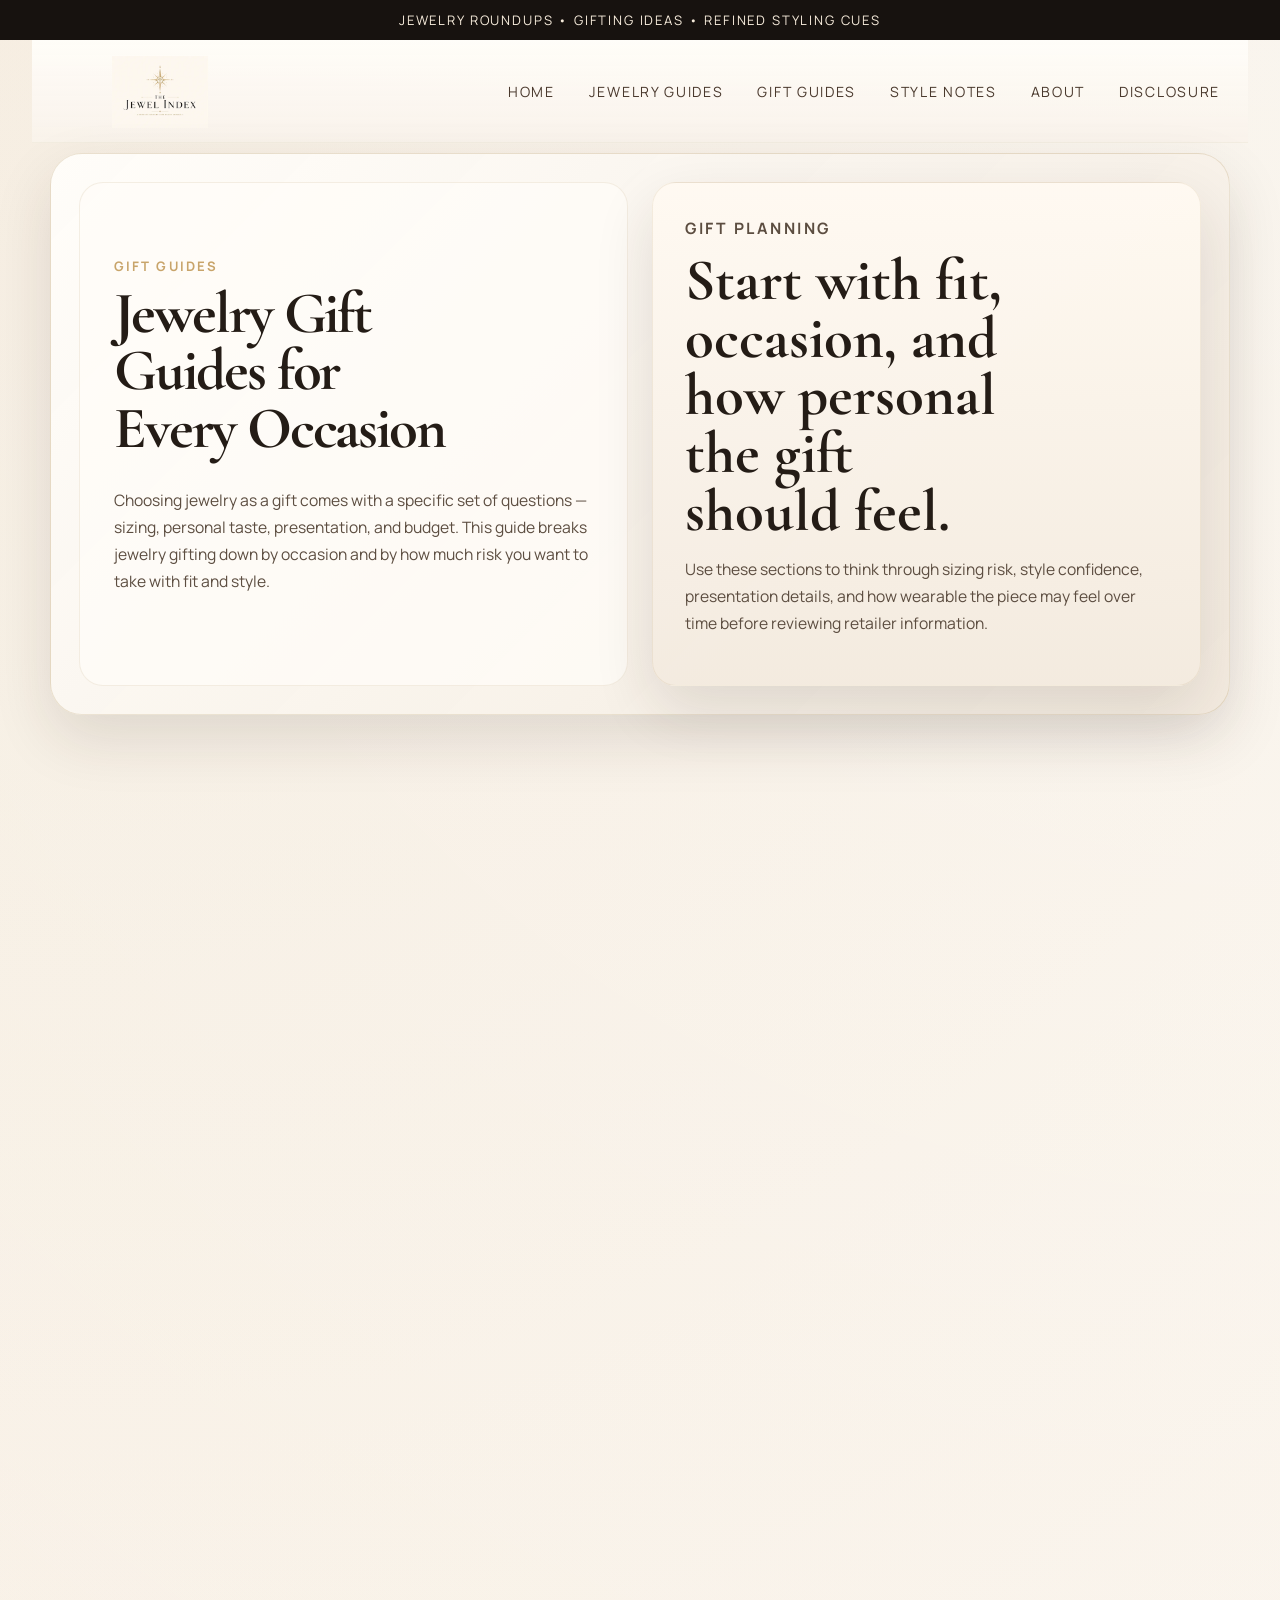
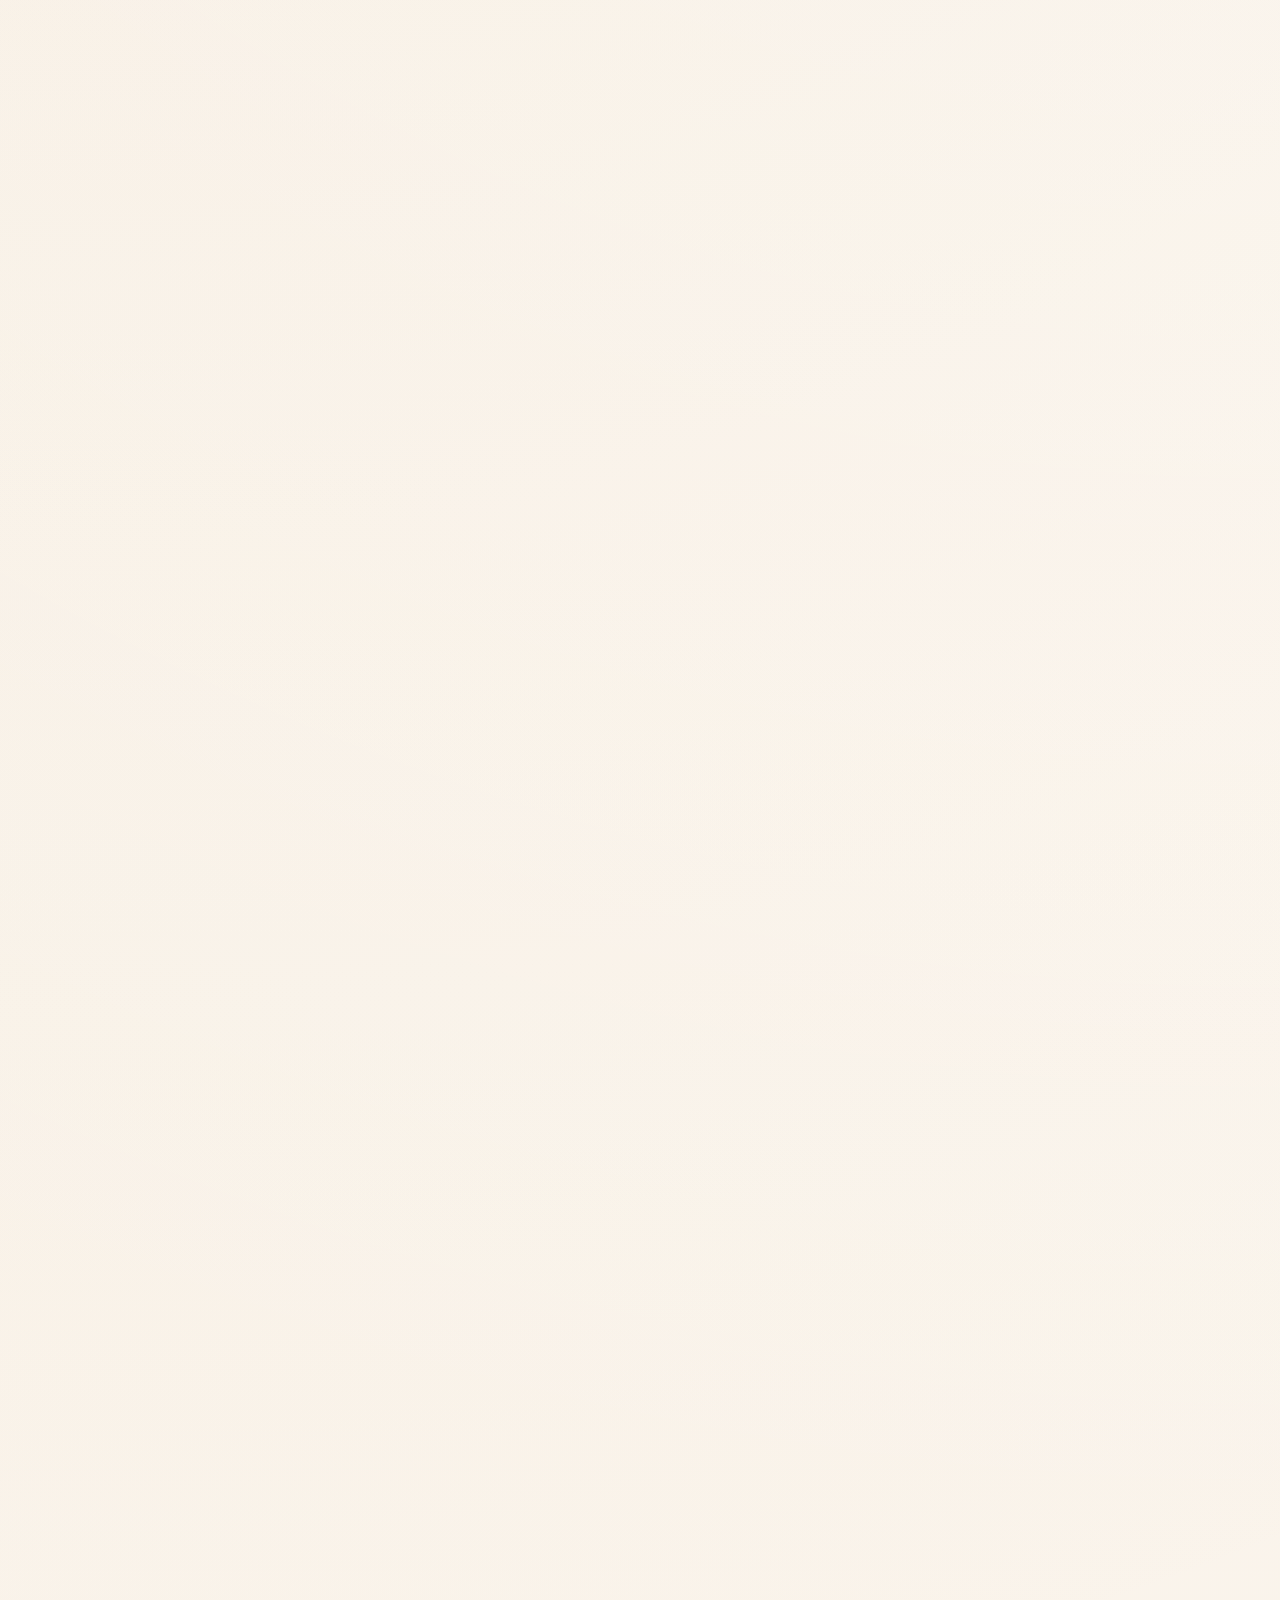
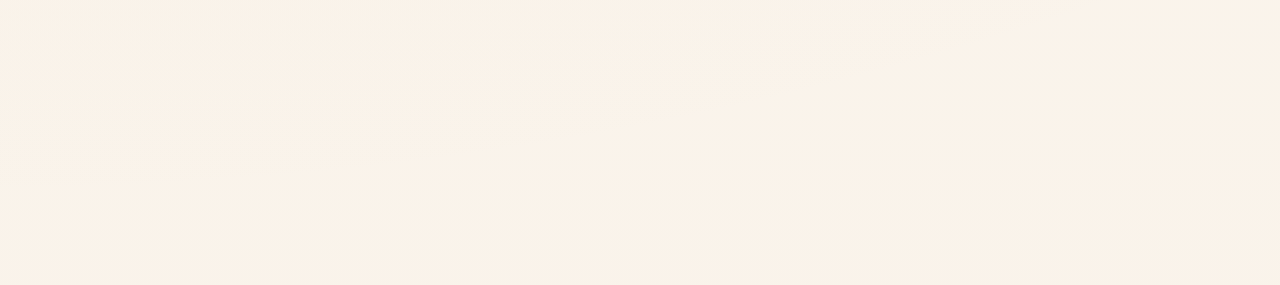
<file: gift-guides.html>
<!DOCTYPE html>
<html lang="en">
<head>
  <meta charset="UTF-8">
  <meta name="viewport" content="width=device-width, initial-scale=1.0">
  <meta name="description" content="Explore jewelry gift ideas by occasion with beginner-friendly notes for birthdays, anniversaries, everyday gifting, and special moments.">
  <title>Gift Guides | The Jewel Index</title>
  <link rel="preconnect" href="https://fonts.googleapis.com">
  <link rel="preconnect" href="https://fonts.gstatic.com" crossorigin>
  <link href="https://fonts.googleapis.com/css2?family=Cormorant+Garamond:wght@400;500;600;700&family=Manrope:wght@400;500;600;700&display=swap" rel="stylesheet">
  <link rel="stylesheet" href="styles.css">
</head>
<body>
  <div class="top-ribbon">Jewelry roundups • gifting ideas • refined styling cues</div>
  <div class="page-shell">
    <header class="site-header">
      <div class="brand-lockup">
        <a class="brand" href="index.html" aria-label="The Jewel Index home">
          <img class="brand-logo" src="assets/the-jewel-index-logo.webp" alt="The Jewel Index" width="600" height="450" decoding="async" fetchpriority="high">
        </a>
      </div>
      <nav class="site-nav" aria-label="Primary">
        <a href="index.html">Home</a>
        <a href="jewelry-guides.html">Jewelry Guides</a>
        <a href="gift-guides.html">Gift Guides</a>
        <a href="style-notes.html">Style Notes</a>
        <a href="about.html">About</a>
        <a href="disclosure.html">Disclosure</a>
      </nav>
    </header>

    <main class="guide-page">
      <section class="guide-hero">
        <div class="guide-hero-copy">
          <p class="eyebrow">Gift Guides</p>
          <h1>Jewelry Gift Guides for Every Occasion</h1>
          <p class="guide-intro">
            Choosing jewelry as a gift comes with a specific set of questions &mdash; sizing, personal taste, presentation, and budget. This guide breaks jewelry gifting down by occasion and by how much risk you want to take with fit and style.
          </p>
        </div>
        <div class="guide-panel guide-panel-soft">
          <p class="eyebrow">Gift Planning</p>
          <h2>Start with fit, occasion, and how personal the gift should feel.</h2>
          <p>
            Use these sections to think through sizing risk, style confidence, presentation details, and how wearable the piece may feel over time before reviewing retailer information.
          </p>
        </div>
      </section>

      <section class="guide-section guide-quick-links">
        <div class="guide-panel guide-panel-soft">
          <p class="eyebrow">Quick Guide Links</p>
          <div class="note-pills">
            <a href="jewelry-guides.html">Jewelry Guides</a>
            <a href="rings.html">Rings</a>
            <a href="necklaces.html">Necklaces</a>
            <a href="bracelets.html">Bracelets</a>
            <a href="earrings.html">Earrings</a>
            <a href="gift-guides.html">Gift Guides</a>
            <a href="style-notes.html">Style Notes</a>
          </div>
        </div>
      </section>

      <section class="guide-section">
        <div class="section-heading">
          <p class="eyebrow">Gift Categories</p>
          <h2>How to Browse Gift Ideas with Confidence</h2>
        </div>
        <div class="guide-card-grid guide-card-grid-two">
          <article class="guide-card">
            <h3>Low-Risk Gifts</h3>
            <p>Necklaces and bracelets with adjustable chains or extenders can reduce sizing guesswork. Stud earrings in a simple size can also feel easier to gift than dramatic hoops or long drops. This category works well when you are not fully sure of someone&rsquo;s size or everyday style.</p>
          </article>
          <article class="guide-card">
            <h3>Milestone Gifts</h3>
            <p>Milestone gifts for anniversaries, graduations, promotions, or birthdays often feel more meaningful when they connect to something personal. A birthstone, initial, engraved detail, or meaningful design can make a simple piece feel more intentional. If sizing is involved, adjustable styles may be easier than exact-fit pieces.</p>
          </article>
          <article class="guide-card">
            <h3>Special Occasion Gifts</h3>
            <p>Higher-budget gifts should be reviewed carefully for material details. Visitors should compare solid metal versus plated finishes, stone type, listed measurements, and seller details. Classic styles such as clean studs, a simple pendant, or a polished bracelet can feel special while still being wearable over time.</p>
          </article>
          <article class="guide-card">
            <h3>Self-Gifting and Treat-Yourself Pieces</h3>
            <p>When buying jewelry for yourself, sizing and style risk are easier to manage because you know your own fit and taste. This is a good category for bolder choices such as statement rings, longer drop earrings, sculptural cuffs, or layered necklace looks.</p>
          </article>
        </div>
      </section>

      <section class="guide-section">
        <div class="section-heading">
          <p class="eyebrow">What To Notice</p>
          <h2>Gift Details to Compare</h2>
        </div>
        <div class="guide-panel">
          <ul class="guide-list">
            <li>Sizing risk &mdash; adjustable necklaces, extender chains, open cuffs, and simple stud earrings can reduce the chance of choosing the wrong size.</li>
            <li>Return and exchange policy &mdash; review whether the recipient can exchange the item if the size or style is not right.</li>
            <li>Packaging and presentation &mdash; check whether a gift box, pouch, or presentation packaging is included.</li>
            <li>Personalization timing &mdash; engraved or customized jewelry may require extra production time before shipping.</li>
            <li>Material details &mdash; compare solid metal, plated finishes, stone type, and listed measurements, especially for higher-budget gifts.</li>
            <li>Occasion fit &mdash; a piece for daily wear may need to feel different from a piece meant for a milestone or special event.</li>
          </ul>
        </div>
      </section>

      <section class="guide-section">
        <div class="section-heading">
          <p class="eyebrow">Gift Inspiration</p>
          <h2>Gift Style Examples</h2>
          <p>
            Use these gift examples as jewelry inspiration for different occasions. Each card highlights a style direction to consider before reviewing details on a retailer page.
          </p>
        </div>
        <div class="guide-card-grid">
          <article class="guide-card">
            <div class="guide-product-visual gift-photo gift-photo-birthday" aria-hidden="true"></div>
            <h3>Low-Risk Jewelry Gift</h3>
            <p>An adjustable necklace, simple bracelet, or classic stud earring can make gifting easier when exact sizing is unknown.</p>
          </article>
          <article class="guide-card">
            <div class="guide-product-visual gift-photo gift-photo-anniversary" aria-hidden="true"></div>
            <h3>Milestone Jewelry Gift</h3>
            <p>A birthstone, initial, engraved detail, or meaningful design can make a jewelry gift feel more personal.</p>
          </article>
          <article class="guide-card">
            <div class="guide-product-visual gift-photo gift-photo-everyday" aria-hidden="true"></div>
            <h3>Special Occasion Jewelry Gift</h3>
            <p>A polished bracelet, sparkling earring, or refined necklace can create a more elevated gift moment.</p>
          </article>
          <article class="guide-card">
            <div class="guide-product-visual gift-photo gift-photo-occasion" aria-hidden="true"></div>
            <h3>Treat-Yourself Jewelry</h3>
            <p>A statement ring, sculptural cuff, layered necklace, or bold earring can be easier to choose when you know your own style.</p>
          </article>
        </div>
      </section>

      <section class="guide-section">
        <div class="guide-panel guide-panel-soft guide-buy-panel">
          <p class="eyebrow">Before You Buy</p>
          <h2>Before You Review a Retailer Page</h2>
          <p>
            This is a gift-planning guide, not a product listing. Before purchasing, review the retailer page directly for current sizing options, personalization timing, packaging details, shipping timelines, return policies, and exchange rules.
          </p>
        </div>
      </section>
    </main>

    <footer class="site-footer">
      <img class="footer-logo" src="assets/the-jewel-index-logo.webp" alt="The Jewel Index" width="600" height="450" loading="lazy" decoding="async">
      <div class="trust-links">
        <a href="about.html">About</a>
        <a href="disclosure.html">Disclosure</a>
        <a href="privacy.html">Privacy</a>
        <a href="terms.html">Terms</a>
      </div>
      <p class="site-disclosure-note">The Jewel Index is an independent jewelry editorial site and is not an official retailer. This site does not currently contain Amazon affiliate links.</p>
    </footer>
  </div>
</body>
</html>
</file>
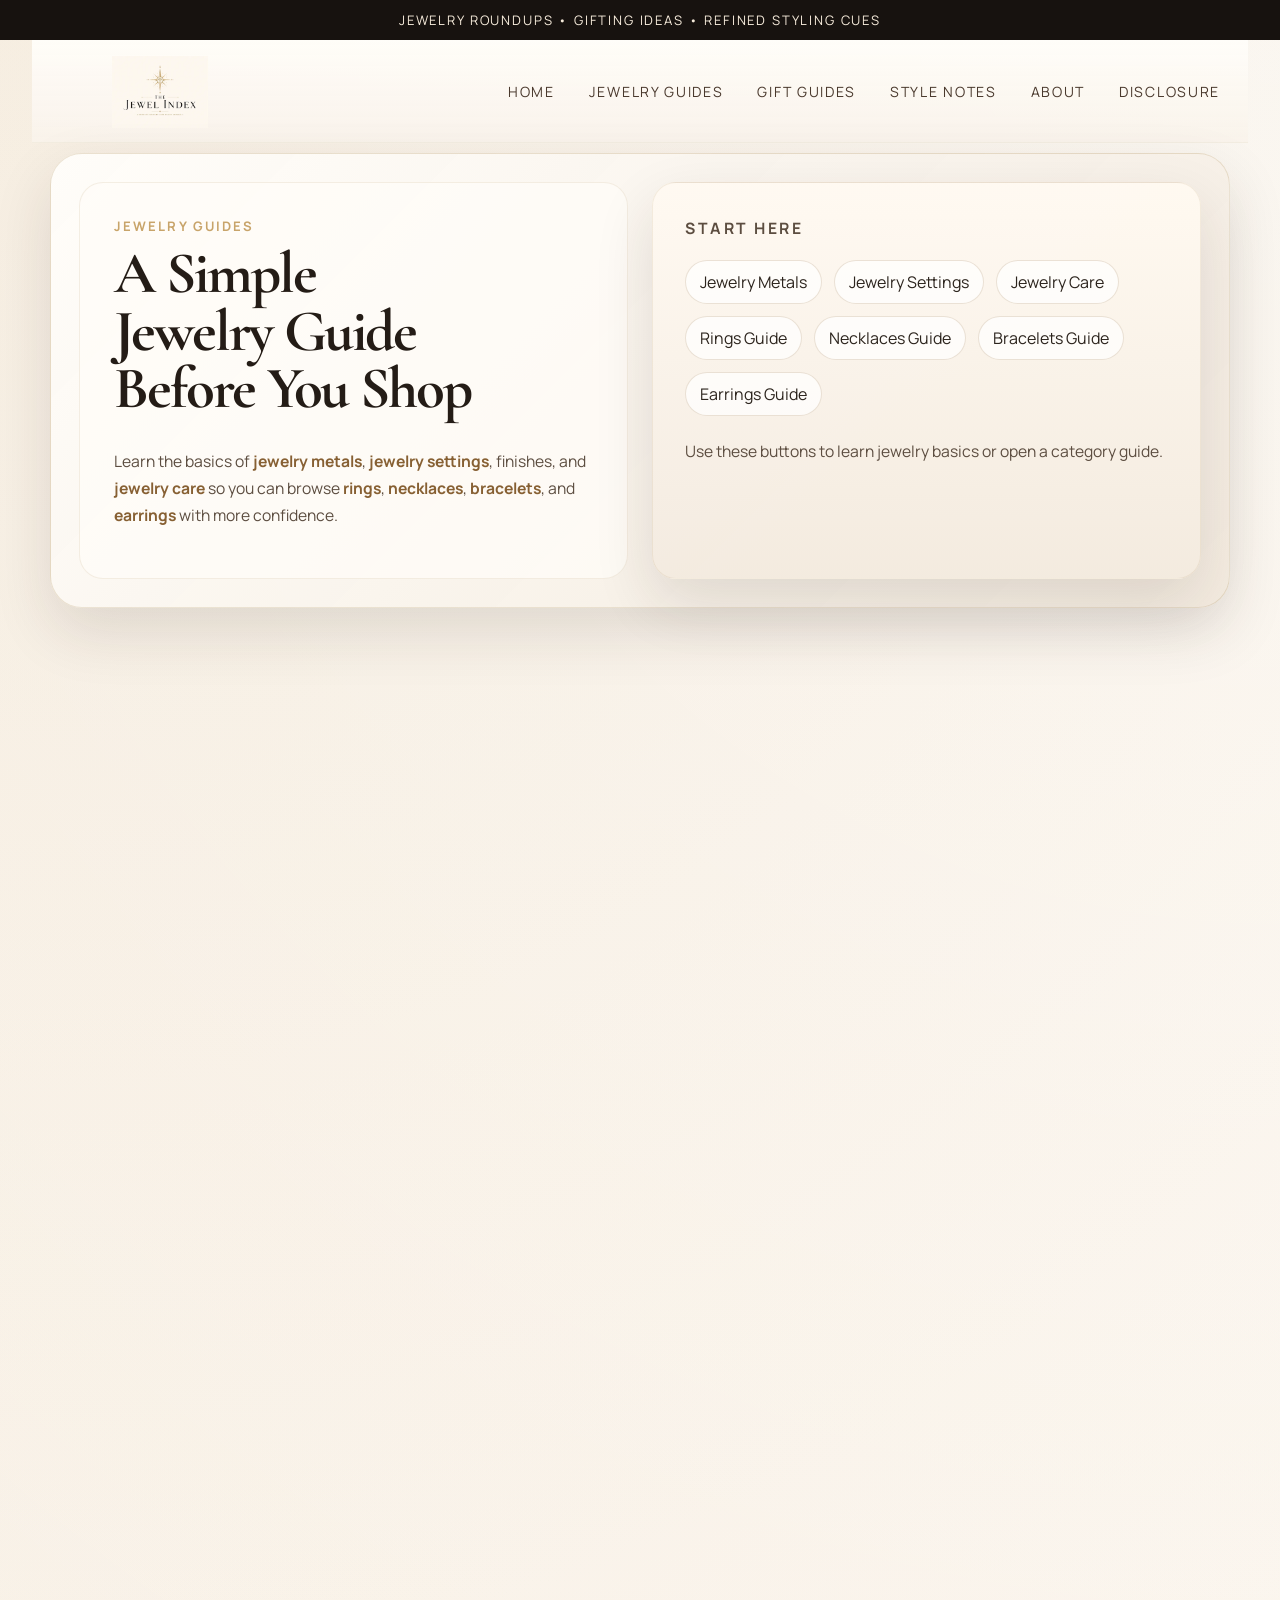
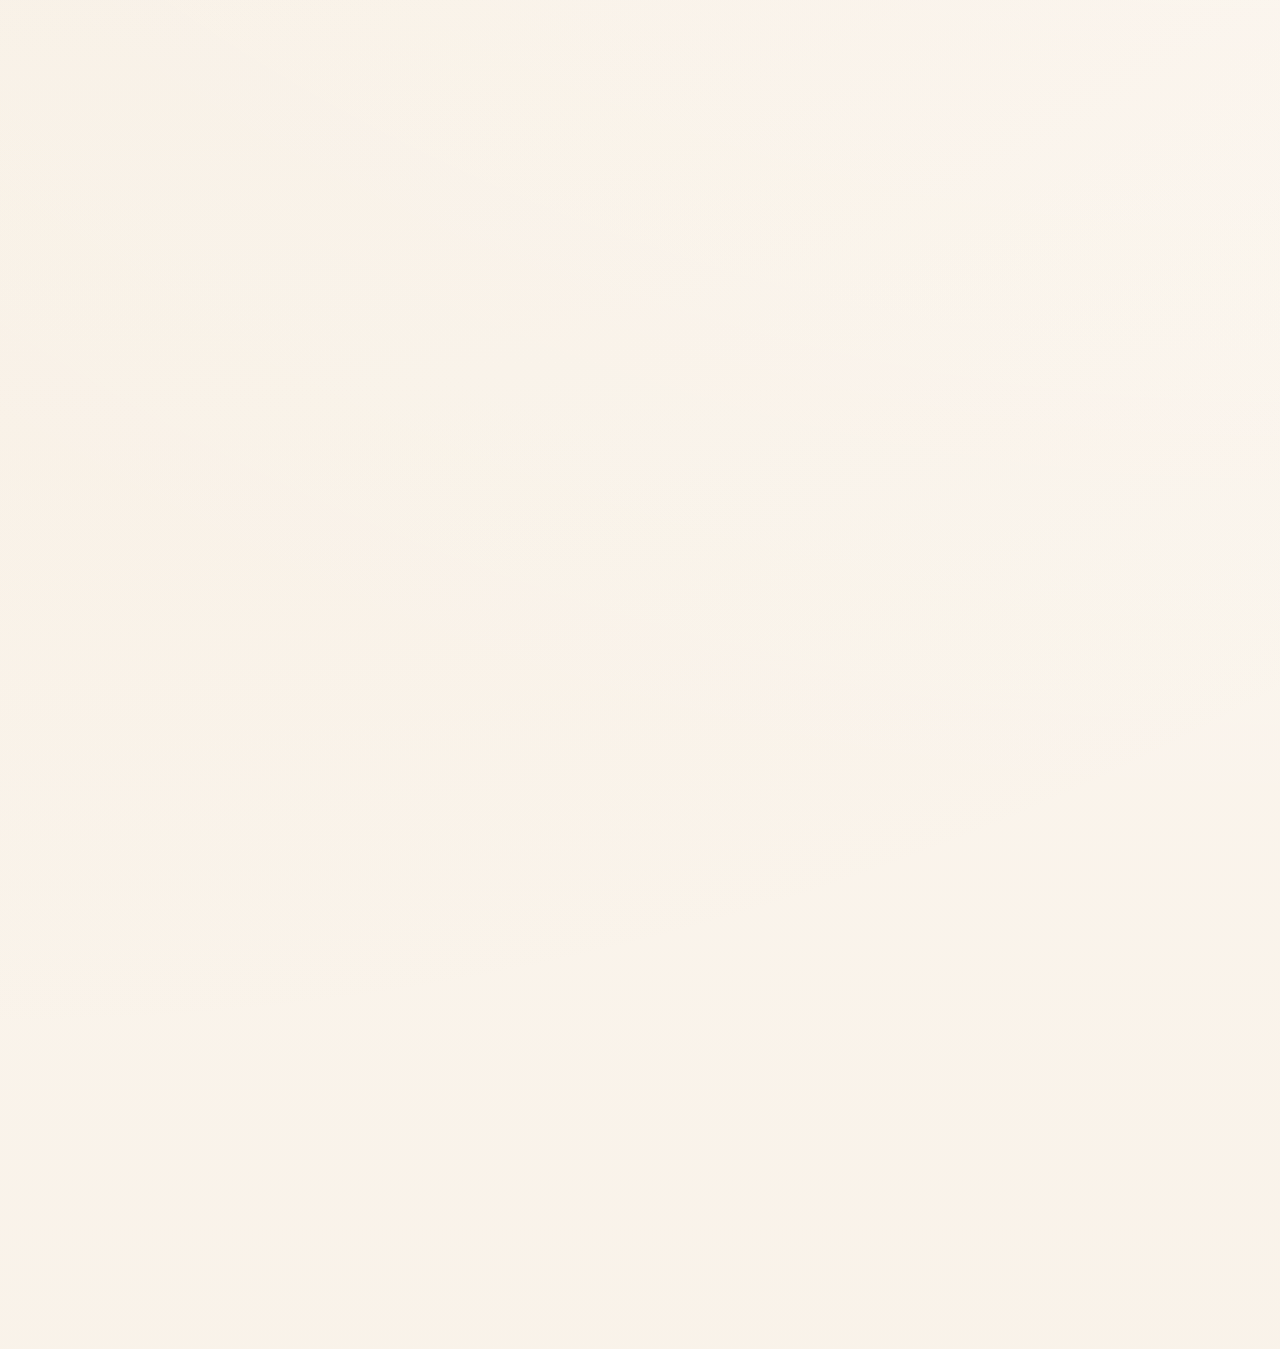
<file: jewelry-guides.html>
<!DOCTYPE html>
<html lang="en">
<head>
  <meta charset="UTF-8">
  <meta name="viewport" content="width=device-width, initial-scale=1.0">
  <meta name="description" content="Use this jewelry guide to learn jewelry metals, jewelry settings, jewelry care, and how to choose jewelry before browsing rings, necklaces, bracelets, and earrings.">
  <title>Jewelry Guides | The Jewel Index</title>
  <link rel="preconnect" href="https://fonts.googleapis.com">
  <link rel="preconnect" href="https://fonts.gstatic.com" crossorigin>
  <link href="https://fonts.googleapis.com/css2?family=Cormorant+Garamond:wght@400;500;600;700&family=Manrope:wght@400;500;600;700&display=swap" rel="stylesheet">
  <link rel="stylesheet" href="styles.css">
</head>
<body>
  <div class="top-ribbon">Jewelry roundups • gifting ideas • refined styling cues</div>
  <div class="page-shell">
    <header class="site-header">
      <div class="brand-lockup">
        <a class="brand" href="index.html" aria-label="The Jewel Index home">
          <img class="brand-logo" src="assets/the-jewel-index-logo.webp" alt="The Jewel Index" width="600" height="450" decoding="async" fetchpriority="high">
        </a>
      </div>
      <nav class="site-nav" aria-label="Primary">
        <a href="index.html">Home</a>
        <a href="jewelry-guides.html">Jewelry Guides</a>
        <a href="gift-guides.html">Gift Guides</a>
        <a href="style-notes.html">Style Notes</a>
        <a href="about.html">About</a>
        <a href="disclosure.html">Disclosure</a>
      </nav>
    </header>

    <main class="guide-page jewelry-guides-page">
      <section class="guide-hero">
        <div class="guide-hero-copy">
          <p class="eyebrow">Jewelry Guides</p>
          <h1>A Simple Jewelry Guide Before You Shop</h1>
          <p class="guide-intro">
            Learn the basics of <a class="text-link" href="#jewelry-metals">jewelry metals</a>, <a class="text-link" href="#jewelry-settings">jewelry settings</a>, finishes, and <a class="text-link" href="#jewelry-care">jewelry care</a> so you can browse <a class="text-link" href="rings.html">rings</a>, <a class="text-link" href="necklaces.html">necklaces</a>, <a class="text-link" href="bracelets.html">bracelets</a>, and <a class="text-link" href="earrings.html">earrings</a> with more confidence.
          </p>
        </div>
        <div class="guide-panel guide-panel-soft">
          <p class="eyebrow">Start Here</p>
          <div class="note-pills">
            <a href="#jewelry-metals">Jewelry Metals</a>
            <a href="#jewelry-settings">Jewelry Settings</a>
            <a href="#jewelry-care">Jewelry Care</a>
            <a href="rings.html">Rings Guide</a>
            <a href="necklaces.html">Necklaces Guide</a>
            <a href="bracelets.html">Bracelets Guide</a>
            <a href="earrings.html">Earrings Guide</a>
          </div>
          <p class="guide-intro">
            Use these buttons to learn jewelry basics or open a category guide.
          </p>
        </div>
      </section>

      <section class="guide-section">
        <div class="section-heading">
          <h2>Start with the Basics</h2>
          <p>
            Jewelry descriptions can feel confusing when they mention metal types, stone settings, finishes, and care instructions. This guide explains the most common terms in plain language so you know what to notice before visiting a retailer page, whether you are comparing <a class="text-link" href="rings.html">ring styles</a>, <a class="text-link" href="necklaces.html">necklace styles</a>, <a class="text-link" href="bracelets.html">bracelet styles</a>, or <a class="text-link" href="earrings.html">earring styles</a>.
          </p>
        </div>
      </section>

      <section class="guide-section" id="jewelry-metals">
        <div class="section-heading">
          <h2>Common Jewelry Metals</h2>
          <p>
            Knowing the basics of gold jewelry, sterling silver jewelry, and platinum jewelry can make it easier to understand how to choose jewelry for everyday wear, gifting, or special occasions.
          </p>
        </div>
        <div class="guide-card-grid guide-card-grid-three">
          <article class="guide-card">
            <h3>Gold</h3>
            <p>Gold jewelry is known for its warm color and classic look. You may see different karat levels such as 10K, 14K, or 18K, which describe gold content and strength.</p>
          </article>
          <article class="guide-card">
            <h3>White Gold</h3>
            <p>White gold has a bright, silvery look. It is often finished with rhodium plating, which may need refreshing over time.</p>
          </article>
          <article class="guide-card">
            <h3>Rose Gold</h3>
            <p>Rose gold has a soft pink tone created by mixing gold with copper. It is often chosen for warm, romantic, or vintage-inspired styles.</p>
          </article>
          <article class="guide-card">
            <h3>Sterling Silver</h3>
            <p>Sterling silver jewelry has a bright, cool tone and is popular for everyday wear. It can tarnish, so gentle jewelry care and careful storage matter.</p>
          </article>
          <article class="guide-card">
            <h3>Platinum</h3>
            <p>Platinum jewelry is a strong, naturally white precious metal. It often feels heavier than other metals and may cost more than similar styles.</p>
          </article>
          <article class="guide-card">
            <h3>Gold Plated, Gold Filled, and Vermeil</h3>
            <p>These are not the same as solid gold jewelry. Review the retailer page carefully so you understand the exact metal description before choosing a piece.</p>
          </article>
        </div>
      </section>

      <section class="guide-section" id="jewelry-settings">
        <div class="section-heading">
          <h2>Common Jewelry Settings</h2>
          <p>
            Jewelry settings shape how a piece looks and wears, whether you are looking at a ring, pendant, bracelet detail, or decorative earrings.
          </p>
        </div>
        <div class="guide-card-grid guide-card-grid-three">
          <article class="guide-card">
            <h3>Prong Setting</h3>
            <p>A prong setting uses small metal claws to hold a stone. It can let in more light, but the prongs may need occasional checking.</p>
          </article>
          <article class="guide-card">
            <h3>Bezel Setting</h3>
            <p>A bezel setting wraps metal around the edge of a stone. It often looks sleek and can feel more protected than taller settings.</p>
          </article>
          <article class="guide-card">
            <h3>Pav&eacute; Setting</h3>
            <p>A pav&eacute; setting places many small stones close together for extra sparkle. Gentle care is helpful because the details are delicate.</p>
          </article>
          <article class="guide-card">
            <h3>Channel Setting</h3>
            <p>A channel setting holds stones between two strips of metal. This creates a smooth row often seen in bands and bracelets.</p>
          </article>
          <article class="guide-card">
            <h3>Halo Setting</h3>
            <p>A halo setting surrounds a center stone with smaller stones. It can make the design look fuller and more decorative.</p>
          </article>
          <article class="guide-card">
            <h3>Flush Setting</h3>
            <p>A flush setting places the stone low into the metal. It is often chosen for simple, low-profile jewelry settings.</p>
          </article>
        </div>
      </section>

      <section class="guide-columns">
        <article class="guide-panel guide-panel-soft" id="jewelry-care">
          <p class="eyebrow">Jewelry Care</p>
          <h2>Jewelry Care Basics</h2>
          <ul class="guide-list">
            <li>Store pieces separately to help prevent scratches and tangling.</li>
            <li>Keep jewelry away from harsh cleaners, chlorine, perfume, lotion, and hairspray when possible.</li>
            <li>Use mild soap, warm water, and a soft cloth for many simple pieces.</li>
            <li>Be extra careful with pearls, opals, turquoise, plated jewelry, and delicate stones.</li>
            <li>Review the retailer&rsquo;s care instructions before cleaning.</li>
          </ul>
        </article>

        <aside class="guide-panel" id="choose-a-guide">
          <p class="eyebrow">How to Choose Jewelry</p>
          <h2>Choose a Guide</h2>
          <p>
            If you are learning how to choose jewelry, start with the category that fits your shopping goal, then compare metal type, jewelry settings, finish, size, and care notes.
          </p>
          <div class="note-pills">
            <a href="rings.html">Rings Guide</a>
            <a href="necklaces.html">Necklaces Guide</a>
            <a href="bracelets.html">Bracelets Guide</a>
            <a href="earrings.html">Earrings Guide</a>
          </div>
          <p class="guide-intro">
            You can also browse <a class="text-link" href="style-notes.html">style notes</a> for more editorial inspiration.
          </p>
        </aside>
      </section>

    </main>

    <footer class="site-footer">
      <img class="footer-logo" src="assets/the-jewel-index-logo.webp" alt="The Jewel Index" width="600" height="450" loading="lazy" decoding="async">
      <div class="trust-links">
        <a href="about.html">About</a>
        <a href="disclosure.html">Disclosure</a>
        <a href="privacy.html">Privacy</a>
        <a href="terms.html">Terms</a>
      </div>
      <p class="site-disclosure-note">The Jewel Index is an independent jewelry editorial site and is not an official retailer. This site does not currently contain Amazon affiliate links.</p>
    </footer>
  </div>
</body>
</html>
</file>
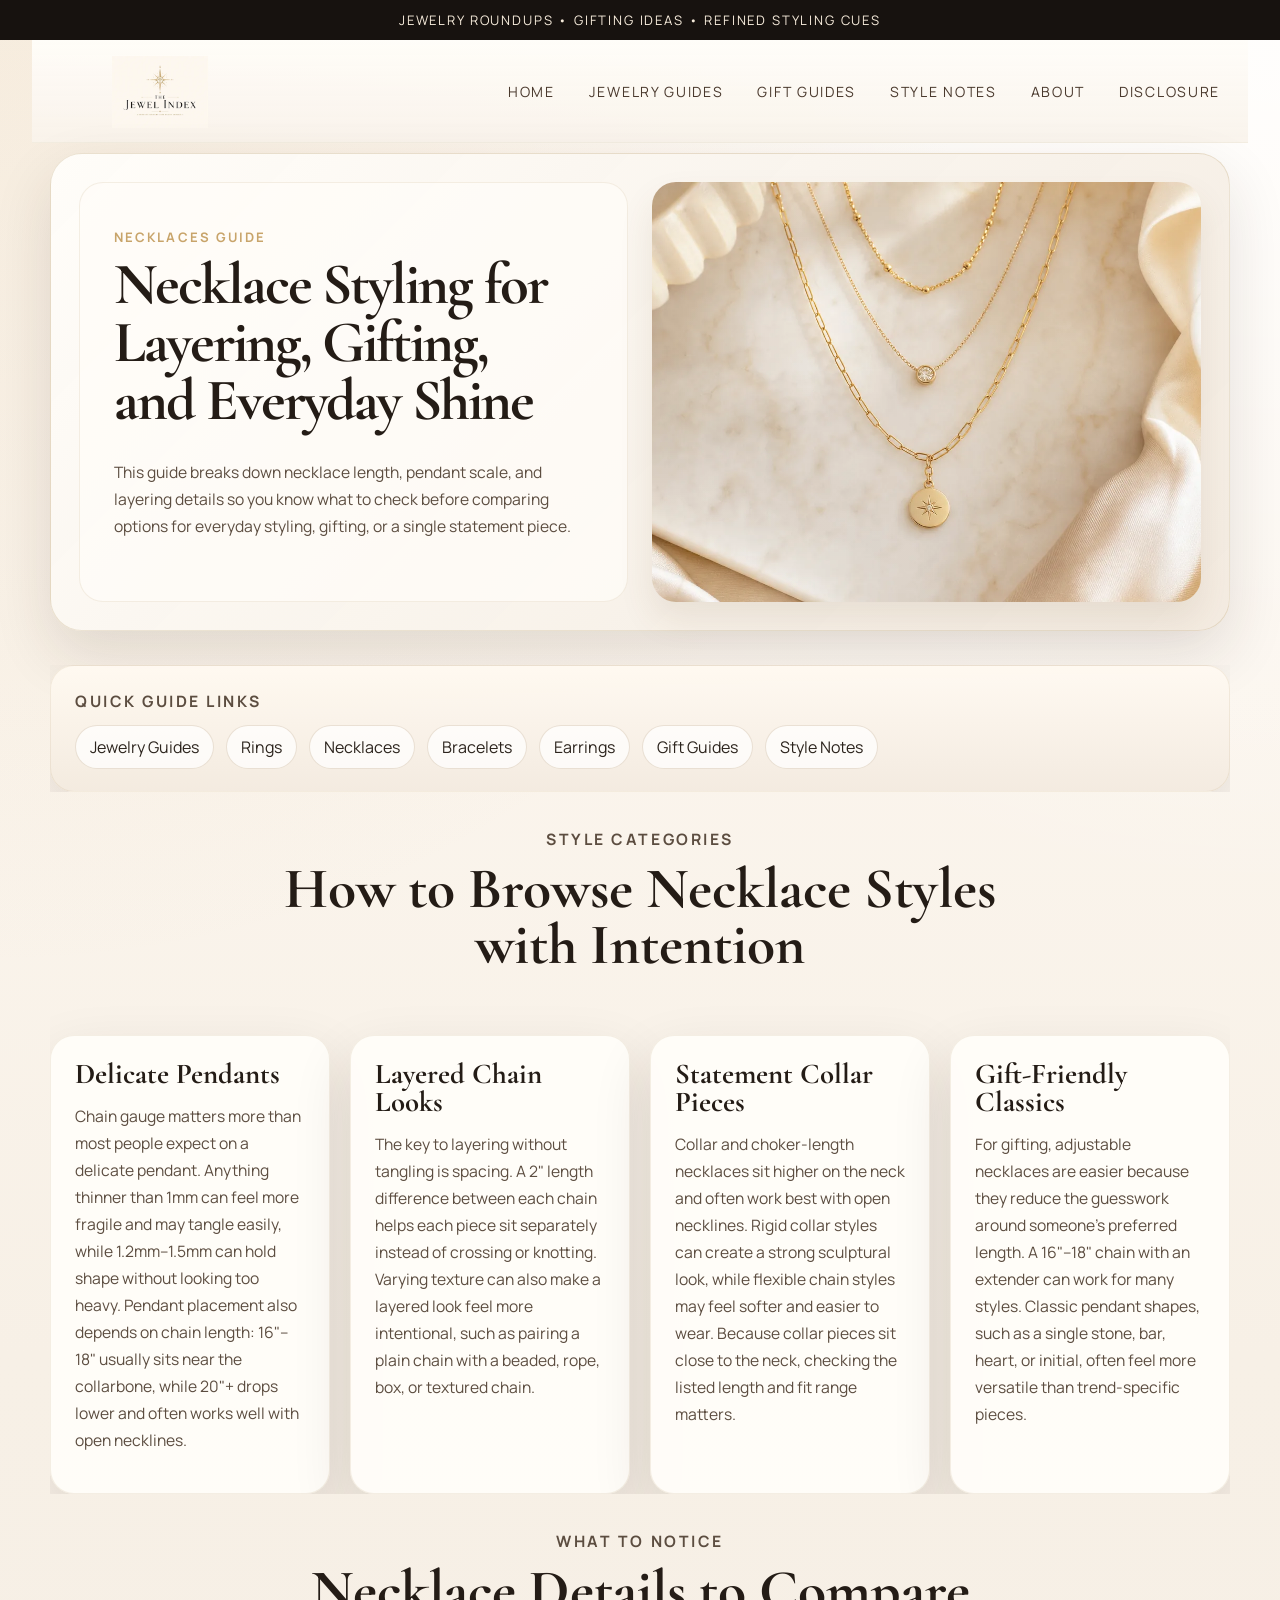
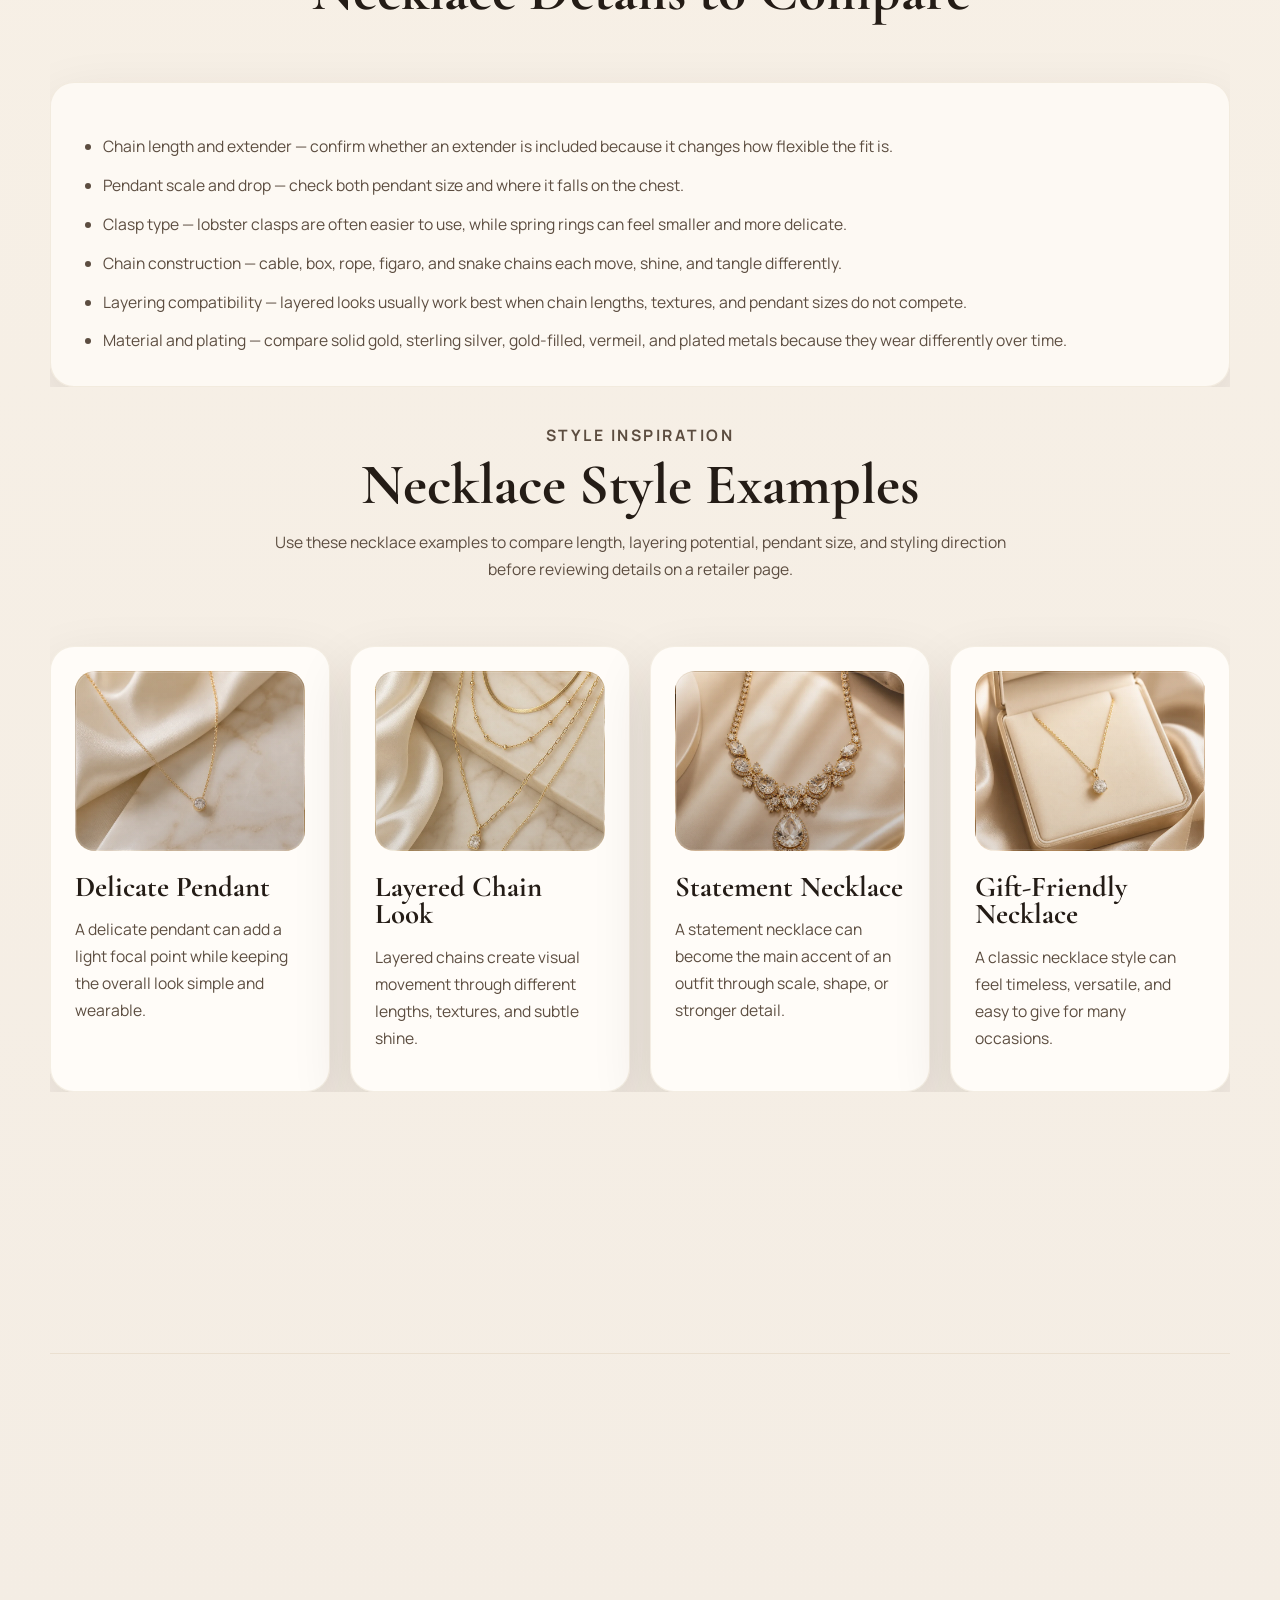
<file: necklaces.html>
<!DOCTYPE html>
<html lang="en">
<head>
  <meta charset="UTF-8">
  <meta name="viewport" content="width=device-width, initial-scale=1.0">
  <meta name="description" content="Explore The Jewel Index necklace guide with style categories, design cues, and reminders to compare details carefully.">
  <title>Necklaces Guide | The Jewel Index</title>
  <link rel="preconnect" href="https://fonts.googleapis.com">
  <link rel="preconnect" href="https://fonts.gstatic.com" crossorigin>
  <link href="https://fonts.googleapis.com/css2?family=Cormorant+Garamond:wght@400;500;600;700&family=Manrope:wght@400;500;600;700&display=swap" rel="stylesheet">
  <link rel="stylesheet" href="styles.css">
</head>
<body>
  <div class="top-ribbon">Jewelry roundups • gifting ideas • refined styling cues</div>
  <div class="page-shell">
    <header class="site-header">
      <div class="brand-lockup">
        <a class="brand" href="index.html" aria-label="The Jewel Index home">
          <img class="brand-logo" src="assets/the-jewel-index-logo.webp" alt="The Jewel Index" width="600" height="450" decoding="async" fetchpriority="high">
        </a>
      </div>
      <nav class="site-nav" aria-label="Primary">
        <a href="index.html">Home</a>
        <a href="jewelry-guides.html">Jewelry Guides</a>
        <a href="gift-guides.html">Gift Guides</a>
        <a href="style-notes.html">Style Notes</a>
        <a href="about.html">About</a>
        <a href="disclosure.html">Disclosure</a>
      </nav>
    </header>

    <main class="guide-page necklace-guide-page">
      <section class="guide-hero">
        <div class="guide-hero-copy">
          <p class="eyebrow">Necklaces Guide</p>
          <h1>Necklace Styling for Layering, Gifting, and Everyday Shine</h1>
          <p class="guide-intro">
            This guide breaks down necklace length, pendant scale, and layering details so you know what to check before comparing options for everyday styling, gifting, or a single statement piece.
          </p>
        </div>
        <div class="guide-hero-visual necklaces-guide-visual" aria-hidden="true"></div>
      </section>

      <section class="guide-section guide-quick-links">
        <div class="guide-panel guide-panel-soft">
          <p class="eyebrow">Quick Guide Links</p>
          <div class="note-pills">
            <a href="jewelry-guides.html">Jewelry Guides</a>
            <a href="rings.html">Rings</a>
            <a href="necklaces.html">Necklaces</a>
            <a href="bracelets.html">Bracelets</a>
            <a href="earrings.html">Earrings</a>
            <a href="gift-guides.html">Gift Guides</a>
            <a href="style-notes.html">Style Notes</a>
          </div>
        </div>
      </section>

      <section class="guide-section">
        <div class="section-heading">
          <p class="eyebrow">Style Categories</p>
          <h2>How to Browse Necklace Styles with Intention</h2>
        </div>
        <div class="guide-card-grid">
          <article class="guide-card">
            <h3>Delicate Pendants</h3>
            <p>Chain gauge matters more than most people expect on a delicate pendant. Anything thinner than 1mm can feel more fragile and may tangle easily, while 1.2mm&ndash;1.5mm can hold shape without looking too heavy. Pendant placement also depends on chain length: 16&quot;&ndash;18&quot; usually sits near the collarbone, while 20&quot;+ drops lower and often works well with open necklines.</p>
          </article>
          <article class="guide-card">
            <h3>Layered Chain Looks</h3>
            <p>The key to layering without tangling is spacing. A 2&quot; length difference between each chain helps each piece sit separately instead of crossing or knotting. Varying texture can also make a layered look feel more intentional, such as pairing a plain chain with a beaded, rope, box, or textured chain.</p>
          </article>
          <article class="guide-card">
            <h3>Statement Collar Pieces</h3>
            <p>Collar and choker-length necklaces sit higher on the neck and often work best with open necklines. Rigid collar styles can create a strong sculptural look, while flexible chain styles may feel softer and easier to wear. Because collar pieces sit close to the neck, checking the listed length and fit range matters.</p>
          </article>
          <article class="guide-card">
            <h3>Gift-Friendly Classics</h3>
            <p>For gifting, adjustable necklaces are easier because they reduce the guesswork around someone&rsquo;s preferred length. A 16&quot;&ndash;18&quot; chain with an extender can work for many styles. Classic pendant shapes, such as a single stone, bar, heart, or initial, often feel more versatile than trend-specific pieces.</p>
          </article>
        </div>
      </section>

      <section class="guide-section">
        <div class="section-heading">
          <p class="eyebrow">What To Notice</p>
          <h2>Necklace Details to Compare</h2>
        </div>
        <div class="guide-panel">
          <ul class="guide-list">
            <li>Chain length and extender &mdash; confirm whether an extender is included because it changes how flexible the fit is.</li>
            <li>Pendant scale and drop &mdash; check both pendant size and where it falls on the chest.</li>
            <li>Clasp type &mdash; lobster clasps are often easier to use, while spring rings can feel smaller and more delicate.</li>
            <li>Chain construction &mdash; cable, box, rope, figaro, and snake chains each move, shine, and tangle differently.</li>
            <li>Layering compatibility &mdash; layered looks usually work best when chain lengths, textures, and pendant sizes do not compete.</li>
            <li>Material and plating &mdash; compare solid gold, sterling silver, gold-filled, vermeil, and plated metals because they wear differently over time.</li>
          </ul>
        </div>
      </section>

      <section class="guide-section">
        <div class="section-heading">
          <p class="eyebrow">Style Inspiration</p>
          <h2>Necklace Style Examples</h2>
          <p>
            Use these necklace examples to compare length, layering potential, pendant size, and styling direction before reviewing details on a retailer page.
          </p>
        </div>
        <div class="guide-card-grid">
          <article class="guide-card">
            <div class="guide-product-visual necklace-photo necklace-photo-pendant" aria-hidden="true"></div>
            <h3>Delicate Pendant</h3>
            <p>A delicate pendant can add a light focal point while keeping the overall look simple and wearable.</p>
          </article>
          <article class="guide-card">
            <div class="guide-product-visual necklace-photo necklace-photo-layered" aria-hidden="true"></div>
            <h3>Layered Chain Look</h3>
            <p>Layered chains create visual movement through different lengths, textures, and subtle shine.</p>
          </article>
          <article class="guide-card">
            <div class="guide-product-visual necklace-photo necklace-photo-statement" aria-hidden="true"></div>
            <h3>Statement Necklace</h3>
            <p>A statement necklace can become the main accent of an outfit through scale, shape, or stronger detail.</p>
          </article>
          <article class="guide-card">
            <div class="guide-product-visual necklace-photo necklace-photo-gift" aria-hidden="true"></div>
            <h3>Gift-Friendly Necklace</h3>
            <p>A classic necklace style can feel timeless, versatile, and easy to give for many occasions.</p>
          </article>
        </div>
      </section>

      <section class="guide-section">
        <div class="guide-panel guide-panel-soft guide-buy-panel">
          <p class="eyebrow">Before You Buy</p>
          <h2>Before You Review a Retailer Page</h2>
          <p>
            This is a style guide, not a product listing. Before purchasing, review the retailer page directly for current chain length, extender details, clasp type, materials, shipping timelines, and return policies.
          </p>
        </div>
      </section>
    </main>

    <footer class="site-footer">
      <img class="footer-logo" src="assets/the-jewel-index-logo.webp" alt="The Jewel Index" width="600" height="450" loading="lazy" decoding="async">
      <div class="trust-links">
        <a href="about.html">About</a>
        <a href="disclosure.html">Disclosure</a>
        <a href="privacy.html">Privacy</a>
        <a href="terms.html">Terms</a>
      </div>
      <p class="site-disclosure-note">The Jewel Index is an independent jewelry editorial site and is not an official retailer. This site does not currently contain Amazon affiliate links.</p>
    </footer>
  </div>
</body>
</html>
</file>
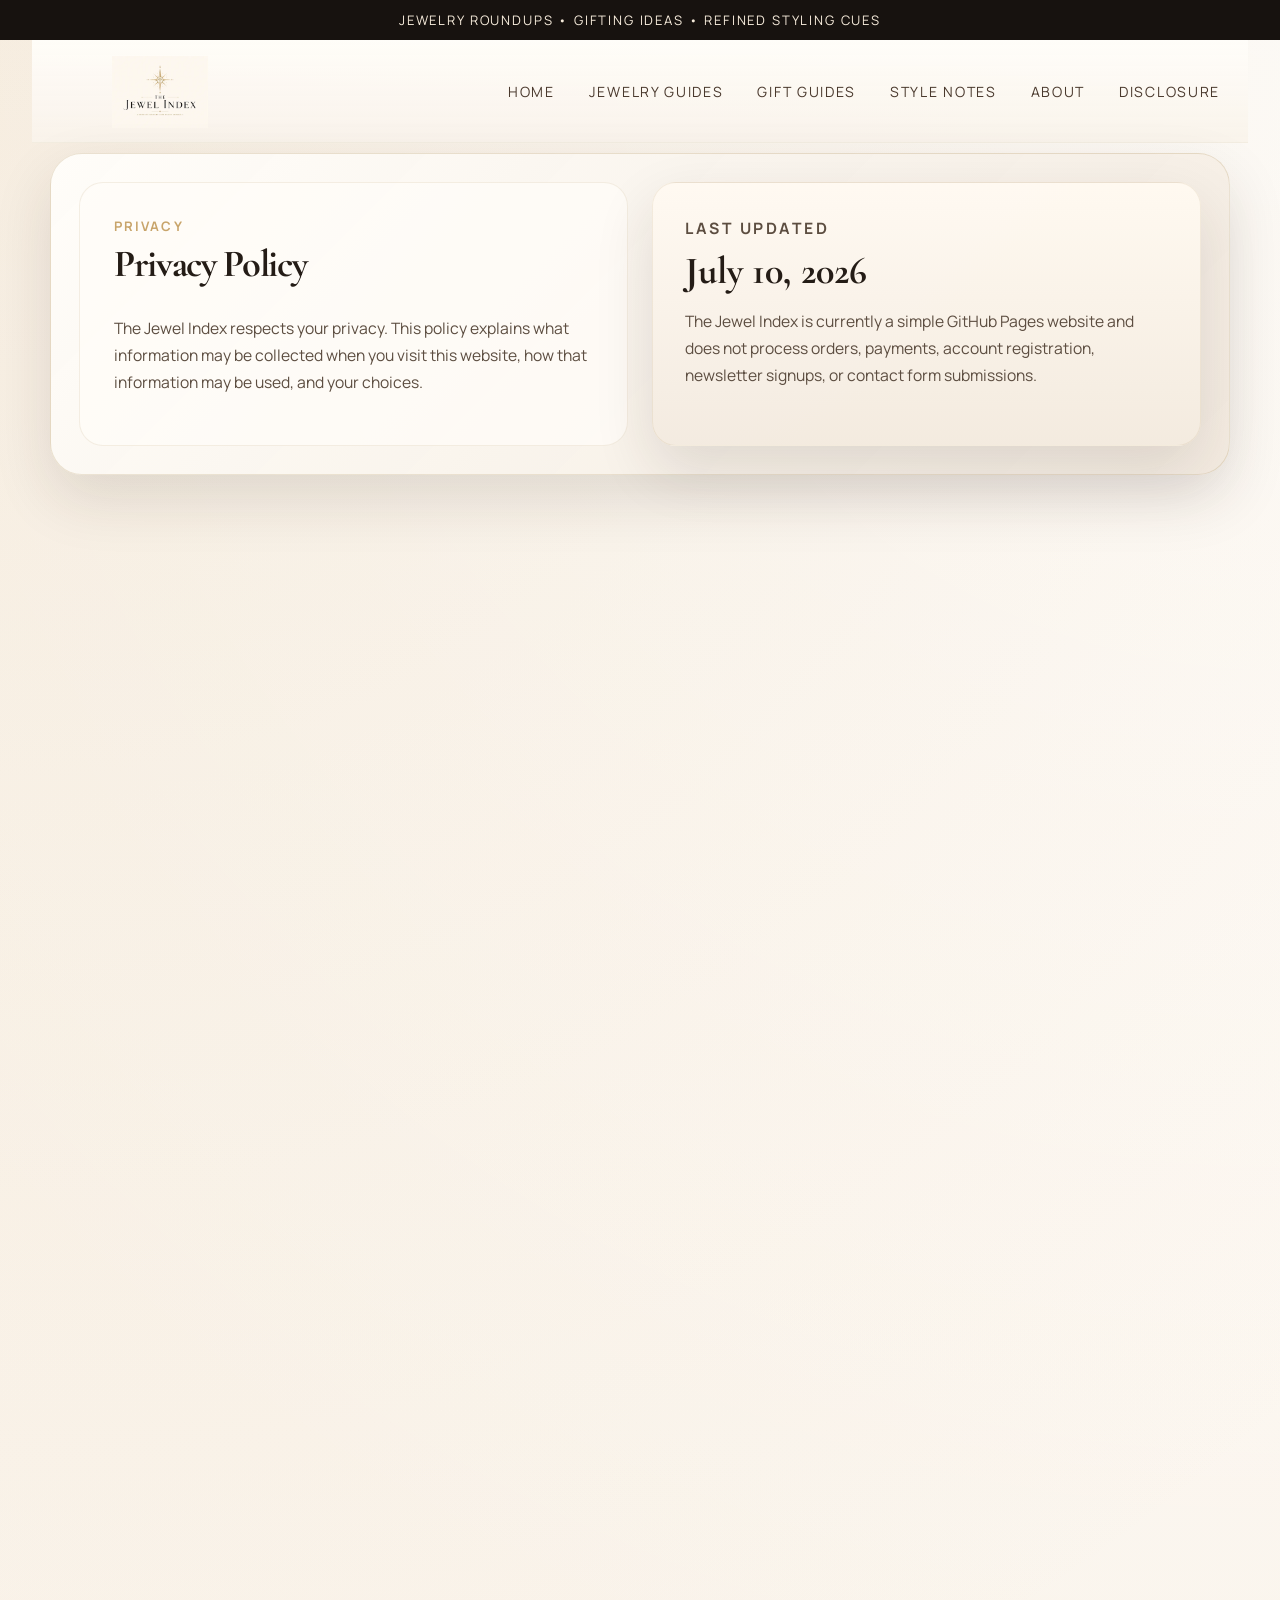
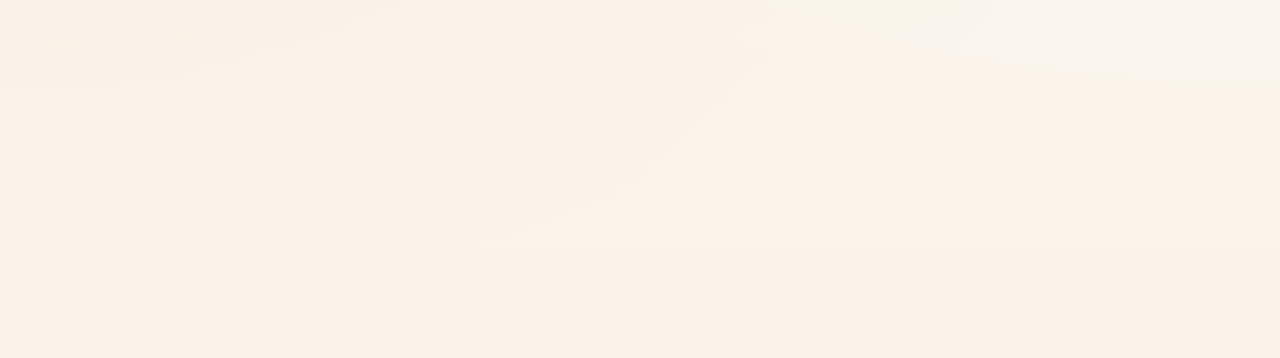
<file: privacy.html>
<!DOCTYPE html>
<html lang="en">
<head>
  <meta charset="UTF-8">
  <meta name="viewport" content="width=device-width, initial-scale=1.0">
  <meta name="description" content="Read the Privacy Policy for The Jewel Index, including how website information may be handled on this pre-approval static website.">
  <title>Privacy | The Jewel Index</title>
  <link rel="preconnect" href="https://fonts.googleapis.com">
  <link rel="preconnect" href="https://fonts.gstatic.com" crossorigin>
  <link href="https://fonts.googleapis.com/css2?family=Cormorant+Garamond:wght@400;500;600;700&family=Manrope:wght@400;500;600;700&display=swap" rel="stylesheet">
  <link rel="stylesheet" href="styles.css">
</head>
<body>
  <div class="top-ribbon">Jewelry roundups • gifting ideas • refined styling cues</div>
  <div class="page-shell">
    <header class="site-header">
      <div class="brand-lockup">
        <a class="brand" href="index.html" aria-label="The Jewel Index home">
          <img class="brand-logo" src="assets/the-jewel-index-logo.webp" alt="The Jewel Index" width="600" height="450" decoding="async" fetchpriority="high">
        </a>
      </div>
      <nav class="site-nav" aria-label="Primary">
        <a href="index.html">Home</a>
        <a href="jewelry-guides.html">Jewelry Guides</a>
        <a href="gift-guides.html">Gift Guides</a>
        <a href="style-notes.html">Style Notes</a>
        <a href="about.html">About</a>
        <a href="disclosure.html">Disclosure</a>
      </nav>
    </header>

    <main class="guide-page privacy-page">
      <section class="guide-hero">
        <div class="guide-hero-copy">
          <p class="eyebrow">Privacy</p>
          <h1>Privacy Policy</h1>
          <p class="guide-intro">
            The Jewel Index respects your privacy. This policy explains what information may be collected when you visit this website, how that information may be used, and your choices.
          </p>
        </div>
        <div class="guide-panel guide-panel-soft">
          <p class="eyebrow">Last Updated</p>
          <h2>July 10, 2026</h2>
          <p>
            The Jewel Index is currently a simple GitHub Pages website and does not process orders, payments, account registration, newsletter signups, or contact form submissions.
          </p>
        </div>
      </section>

      <section class="guide-section">
        <div class="guide-card-grid guide-card-grid-two">
          <article class="guide-card">
            <h3>Information We Collect</h3>
            <p>The Jewel Index does not currently collect payment information, create user accounts, process orders, or collect personal information through a newsletter, contact form, or comment feature.</p>
            <p>Like most websites, basic technical information may be collected automatically through standard hosting logs, such as browser type, device type, pages visited, referring links, and general usage activity. This information is used to help operate and maintain the website.</p>
          </article>
          <article class="guide-card">
            <h3>Cookies</h3>
            <p>This website does not currently use cookies for user accounts, shopping carts, or checkout because The Jewel Index does not sell products directly.</p>
            <p>If analytics, affiliate links, or other third-party tools are added in the future, cookies or similar technologies may be used to understand website activity or track referrals. Visitors can control or disable cookies through their browser settings.</p>
          </article>
          <article class="guide-card">
            <h3>Third-Party Links</h3>
            <p>The Jewel Index may link to third-party websites, including retailer websites, in the future. Once visitors leave The Jewel Index, the privacy policy, terms, product details, pricing, shipping, and return policies of the third-party website apply.</p>
          </article>
          <article class="guide-card">
            <h3>Affiliate Links</h3>
            <p>This site does not currently contain Amazon affiliate links. If affiliate links are added in the future, this Privacy Policy and the Disclosure page may be updated to explain how affiliate tracking and third-party cookies may work.</p>
          </article>
          <article class="guide-card">
            <h3>How We Use Information</h3>
            <p>Any basic technical information collected through website hosting or site maintenance may be used to understand which pages are useful, fix broken links, improve content, and maintain the website. The Jewel Index does not sell personal information.</p>
          </article>
          <article class="guide-card">
            <h3>Your Choices</h3>
            <p>Visitors can browse this website without creating an account or submitting personal information. Visitors can also manage cookies through their browser settings.</p>
          </article>
          <article class="guide-card">
            <h3>Children&rsquo;s Privacy</h3>
            <p>This website is not directed to children under 13, and The Jewel Index does not knowingly collect personal information from children under 13.</p>
          </article>
          <article class="guide-card">
            <h3>Changes to This Policy</h3>
            <p>This Privacy Policy may be updated as the website grows, especially if affiliate links, analytics tools, contact forms, newsletter signups, or new features are added.</p>
          </article>
        </div>
      </section>

      <section class="guide-section">
        <div class="section-heading">
          <h2>Questions</h2>
          <p>Questions about this Privacy Policy may be directed through the contact method listed on this website if one is added in the future.</p>
        </div>
      </section>
    </main>

    <footer class="site-footer">
      <img class="footer-logo" src="assets/the-jewel-index-logo.webp" alt="The Jewel Index" width="600" height="450" loading="lazy" decoding="async">
      <div class="trust-links">
        <a href="about.html">About</a>
        <a href="disclosure.html">Disclosure</a>
        <a href="privacy.html">Privacy</a>
        <a href="terms.html">Terms</a>
      </div>
      <p class="site-disclosure-note">The Jewel Index is an independent jewelry editorial site and is not an official retailer. This site does not currently contain Amazon affiliate links.</p>
    </footer>
  </div>
</body>
</html>
</file>
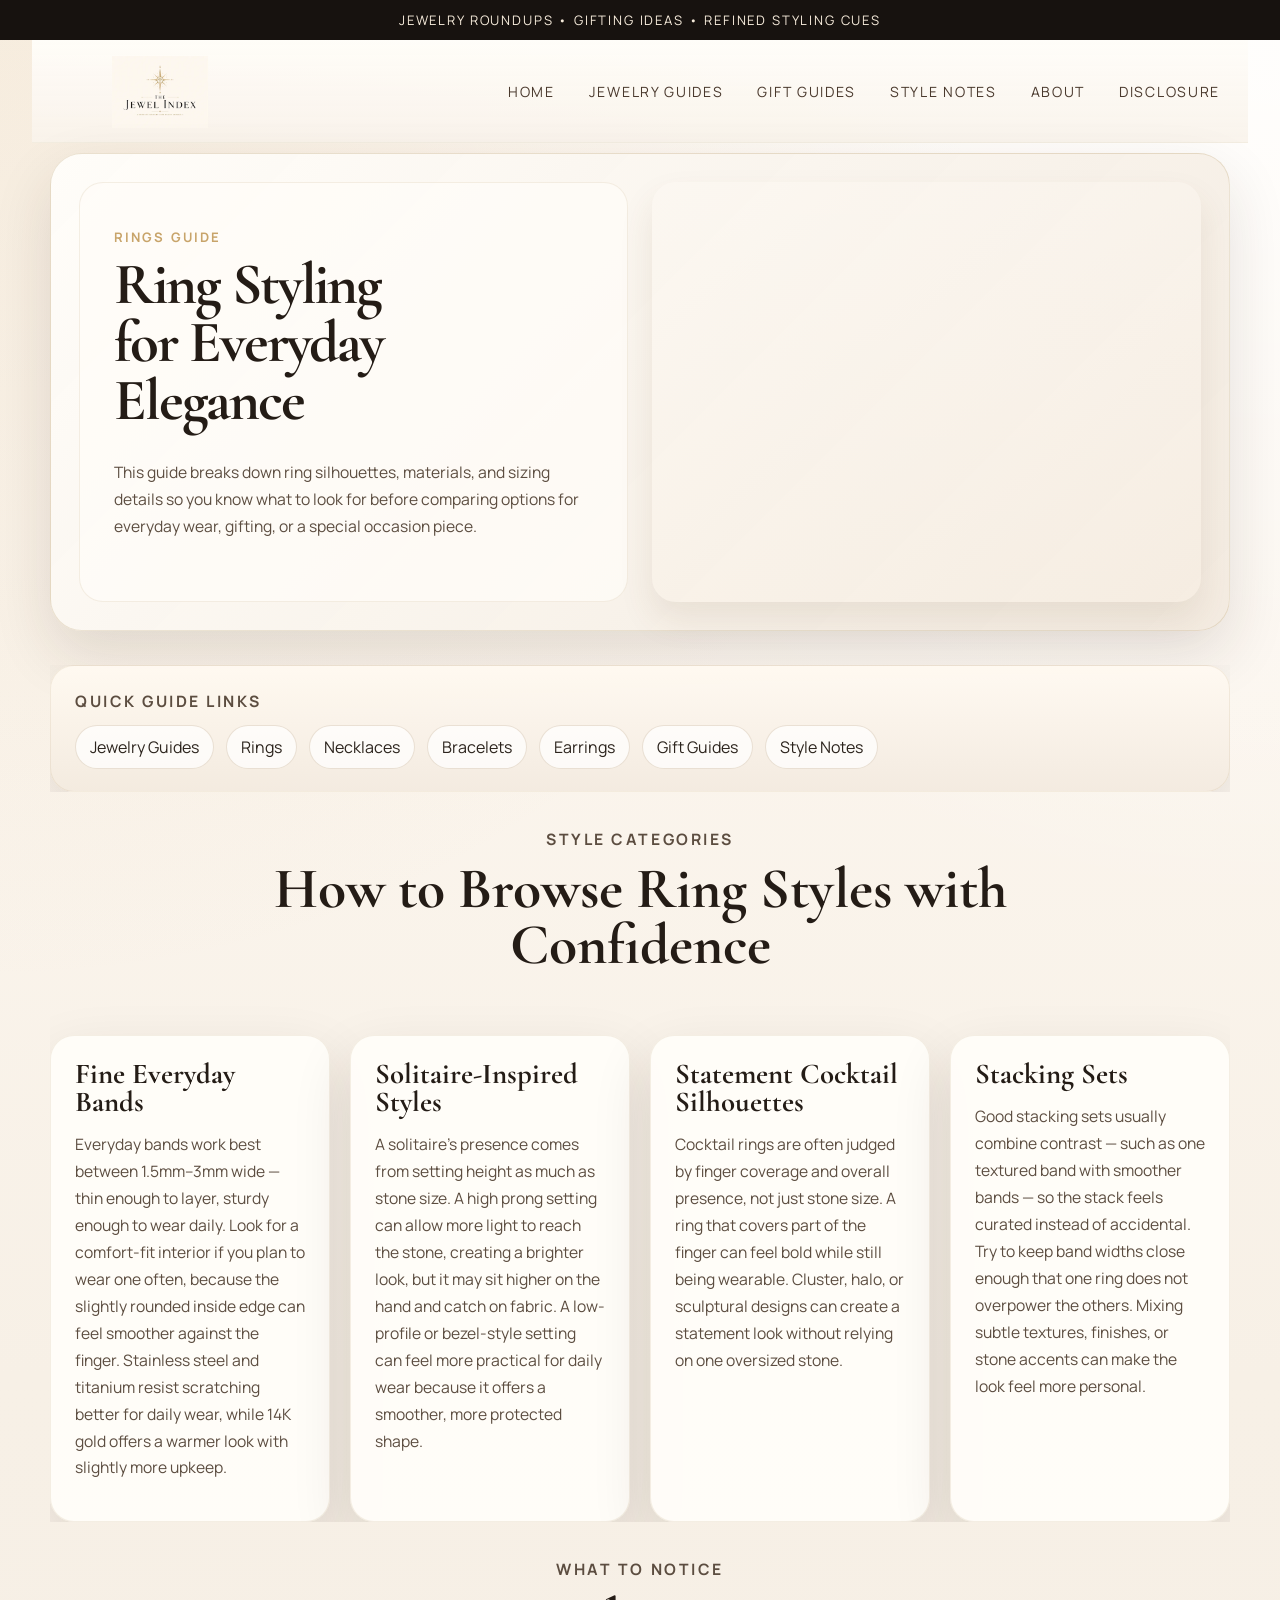
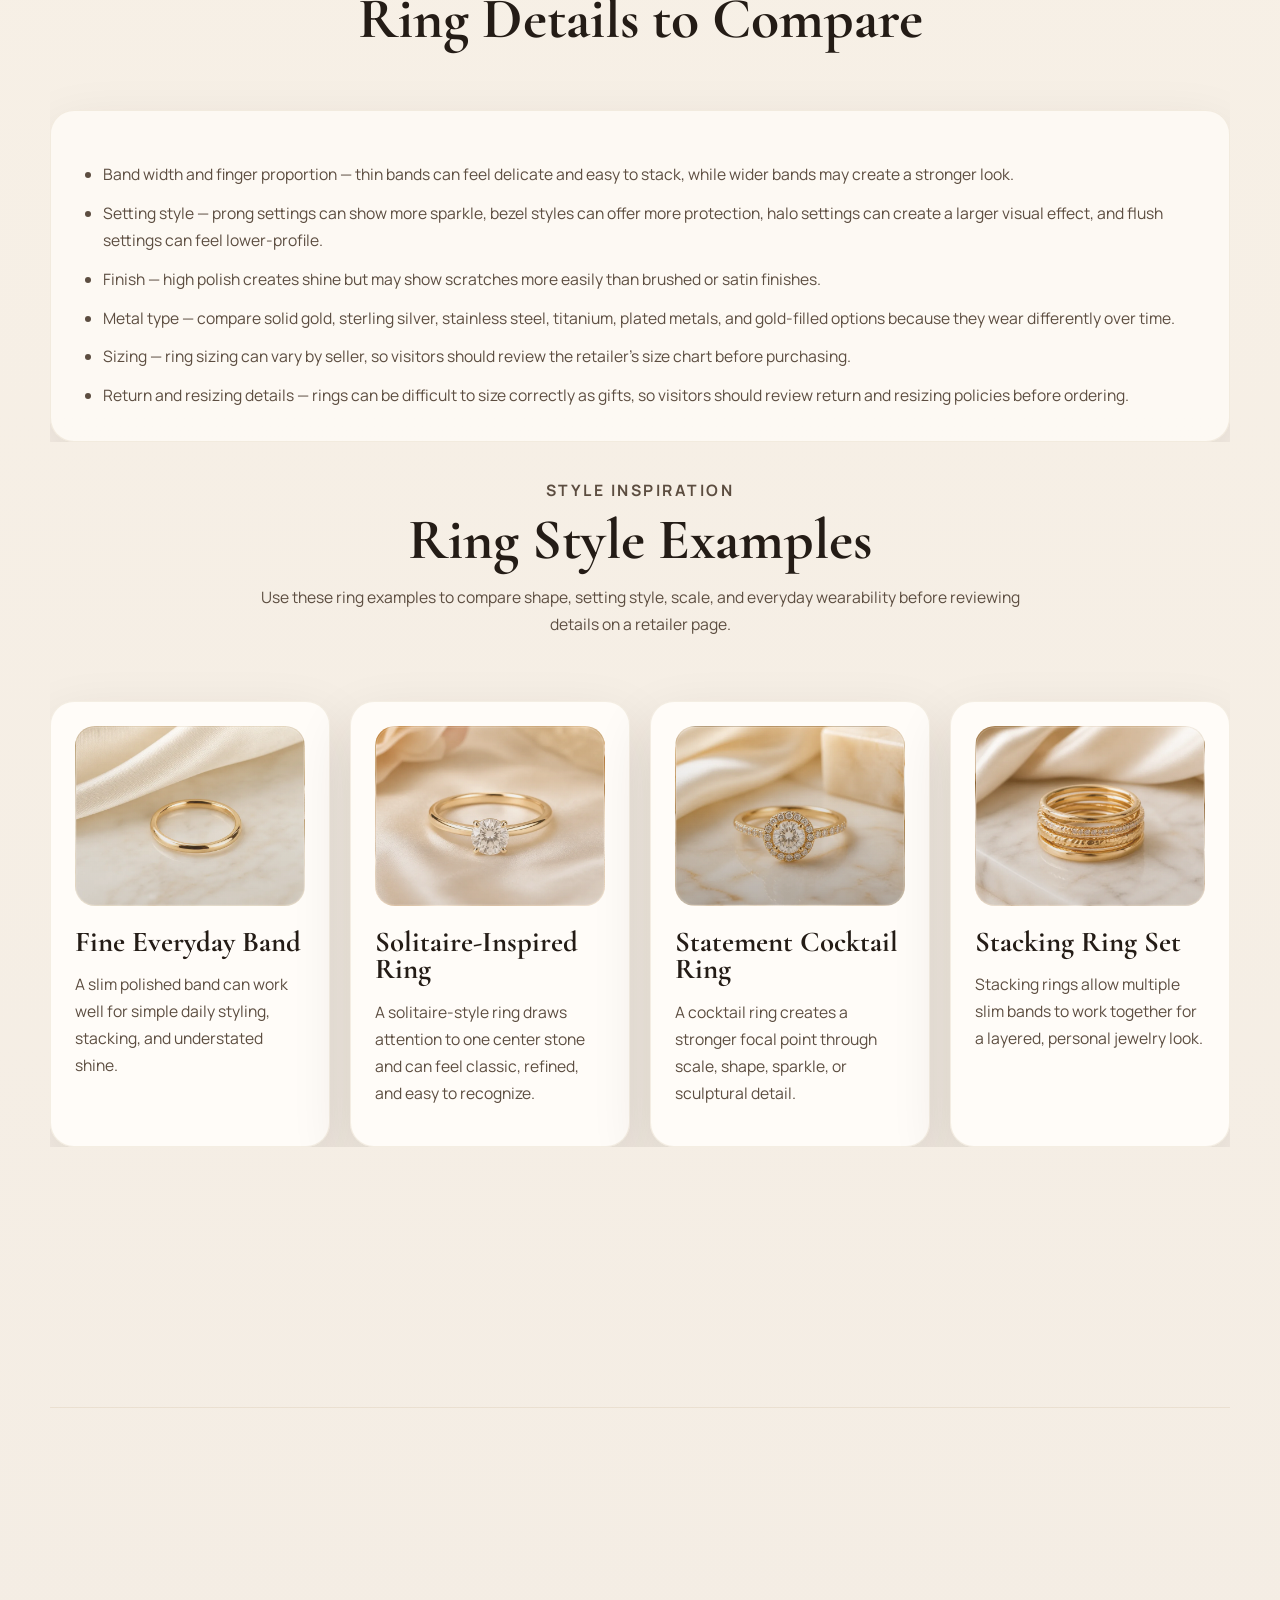
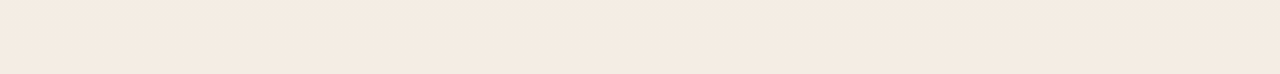
<file: rings.html>
<!DOCTYPE html>
<html lang="en">
<head>
  <meta charset="UTF-8">
  <meta name="viewport" content="width=device-width, initial-scale=1.0">
  <meta name="description" content="Explore The Jewel Index ring guide with style categories, design cues, and reminders to compare retailer details with care.">
  <title>Rings Guide | The Jewel Index</title>
  <link rel="preconnect" href="https://fonts.googleapis.com">
  <link rel="preconnect" href="https://fonts.gstatic.com" crossorigin>
  <link href="https://fonts.googleapis.com/css2?family=Cormorant+Garamond:wght@400;500;600;700&family=Manrope:wght@400;500;600;700&display=swap" rel="stylesheet">
  <link rel="stylesheet" href="styles.css">
</head>
<body>
  <div class="top-ribbon">Jewelry roundups • gifting ideas • refined styling cues</div>
  <div class="page-shell">
    <header class="site-header">
      <div class="brand-lockup">
        <a class="brand" href="index.html" aria-label="The Jewel Index home">
          <img class="brand-logo" src="assets/the-jewel-index-logo.webp" alt="The Jewel Index" width="600" height="450" decoding="async" fetchpriority="high">
        </a>
      </div>
      <nav class="site-nav" aria-label="Primary">
        <a href="index.html">Home</a>
        <a href="jewelry-guides.html">Jewelry Guides</a>
        <a href="gift-guides.html">Gift Guides</a>
        <a href="style-notes.html">Style Notes</a>
        <a href="about.html">About</a>
        <a href="disclosure.html">Disclosure</a>
      </nav>
    </header>

    <main class="guide-page ring-guide-page">
      <section class="guide-hero">
        <div class="guide-hero-copy">
          <p class="eyebrow">Rings Guide</p>
          <h1>Ring Styling for Everyday Elegance</h1>
          <p class="guide-intro">
            This guide breaks down ring silhouettes, materials, and sizing details so you know what to look for before comparing options for everyday wear, gifting, or a special occasion piece.
          </p>
        </div>
        <div class="guide-hero-visual rings-guide-visual" aria-hidden="true"></div>
      </section>

      <section class="guide-section guide-quick-links">
        <div class="guide-panel guide-panel-soft">
          <p class="eyebrow">Quick Guide Links</p>
          <div class="note-pills">
            <a href="jewelry-guides.html">Jewelry Guides</a>
            <a href="rings.html">Rings</a>
            <a href="necklaces.html">Necklaces</a>
            <a href="bracelets.html">Bracelets</a>
            <a href="earrings.html">Earrings</a>
            <a href="gift-guides.html">Gift Guides</a>
            <a href="style-notes.html">Style Notes</a>
          </div>
        </div>
      </section>

      <section class="guide-section">
        <div class="section-heading">
          <p class="eyebrow">Style Categories</p>
          <h2>How to Browse Ring Styles with Confidence</h2>
        </div>
        <div class="guide-card-grid">
          <article class="guide-card">
            <h3>Fine Everyday Bands</h3>
            <p>Everyday bands work best between 1.5mm&ndash;3mm wide &mdash; thin enough to layer, sturdy enough to wear daily. Look for a comfort-fit interior if you plan to wear one often, because the slightly rounded inside edge can feel smoother against the finger. Stainless steel and titanium resist scratching better for daily wear, while 14K gold offers a warmer look with slightly more upkeep.</p>
          </article>
          <article class="guide-card">
            <h3>Solitaire-Inspired Styles</h3>
            <p>A solitaire&rsquo;s presence comes from setting height as much as stone size. A high prong setting can allow more light to reach the stone, creating a brighter look, but it may sit higher on the hand and catch on fabric. A low-profile or bezel-style setting can feel more practical for daily wear because it offers a smoother, more protected shape.</p>
          </article>
          <article class="guide-card">
            <h3>Statement Cocktail Silhouettes</h3>
            <p>Cocktail rings are often judged by finger coverage and overall presence, not just stone size. A ring that covers part of the finger can feel bold while still being wearable. Cluster, halo, or sculptural designs can create a statement look without relying on one oversized stone.</p>
          </article>
          <article class="guide-card">
            <h3>Stacking Sets</h3>
            <p>Good stacking sets usually combine contrast &mdash; such as one textured band with smoother bands &mdash; so the stack feels curated instead of accidental. Try to keep band widths close enough that one ring does not overpower the others. Mixing subtle textures, finishes, or stone accents can make the look feel more personal.</p>
          </article>
        </div>
      </section>

      <section class="guide-section">
        <div class="section-heading">
          <p class="eyebrow">What To Notice</p>
          <h2>Ring Details to Compare</h2>
        </div>
        <div class="guide-panel">
          <ul class="guide-list">
            <li>Band width and finger proportion &mdash; thin bands can feel delicate and easy to stack, while wider bands may create a stronger look.</li>
            <li>Setting style &mdash; prong settings can show more sparkle, bezel styles can offer more protection, halo settings can create a larger visual effect, and flush settings can feel lower-profile.</li>
            <li>Finish &mdash; high polish creates shine but may show scratches more easily than brushed or satin finishes.</li>
            <li>Metal type &mdash; compare solid gold, sterling silver, stainless steel, titanium, plated metals, and gold-filled options because they wear differently over time.</li>
            <li>Sizing &mdash; ring sizing can vary by seller, so visitors should review the retailer&rsquo;s size chart before purchasing.</li>
            <li>Return and resizing details &mdash; rings can be difficult to size correctly as gifts, so visitors should review return and resizing policies before ordering.</li>
          </ul>
        </div>
      </section>

      <section class="guide-section">
        <div class="section-heading">
          <p class="eyebrow">Style Inspiration</p>
          <h2>Ring Style Examples</h2>
          <p>
            Use these ring examples to compare shape, setting style, scale, and everyday wearability before reviewing details on a retailer page.
          </p>
        </div>
        <div class="guide-card-grid">
          <article class="guide-card">
            <div class="guide-product-visual ring-photo ring-photo-band" aria-hidden="true"></div>
            <h3>Fine Everyday Band</h3>
            <p>A slim polished band can work well for simple daily styling, stacking, and understated shine.</p>
          </article>
          <article class="guide-card">
            <div class="guide-product-visual ring-photo ring-photo-solitaire" aria-hidden="true"></div>
            <h3>Solitaire-Inspired Ring</h3>
            <p>A solitaire-style ring draws attention to one center stone and can feel classic, refined, and easy to recognize.</p>
          </article>
          <article class="guide-card">
            <div class="guide-product-visual ring-photo ring-photo-halo" aria-hidden="true"></div>
            <h3>Statement Cocktail Ring</h3>
            <p>A cocktail ring creates a stronger focal point through scale, shape, sparkle, or sculptural detail.</p>
          </article>
          <article class="guide-card">
            <div class="guide-product-visual ring-photo ring-photo-stacking" aria-hidden="true"></div>
            <h3>Stacking Ring Set</h3>
            <p>Stacking rings allow multiple slim bands to work together for a layered, personal jewelry look.</p>
          </article>
        </div>
      </section>

      <section class="guide-section">
        <div class="guide-panel guide-panel-soft guide-buy-panel">
          <p class="eyebrow">Before You Buy</p>
          <h2>Before You Review a Retailer Page</h2>
          <p>
            This is a style guide, not a product listing. Before purchasing, review the retailer page directly for current materials, sizing charts, shipping timelines, return policies, and resizing details.
          </p>
        </div>
      </section>
    </main>

    <footer class="site-footer">
      <img class="footer-logo" src="assets/the-jewel-index-logo.webp" alt="The Jewel Index" width="600" height="450" loading="lazy" decoding="async">
      <div class="trust-links">
        <a href="about.html">About</a>
        <a href="disclosure.html">Disclosure</a>
        <a href="privacy.html">Privacy</a>
        <a href="terms.html">Terms</a>
      </div>
      <p class="site-disclosure-note">The Jewel Index is an independent jewelry editorial site and is not an official retailer. This site does not currently contain Amazon affiliate links.</p>
    </footer>
  </div>
</body>
</html>
</file>
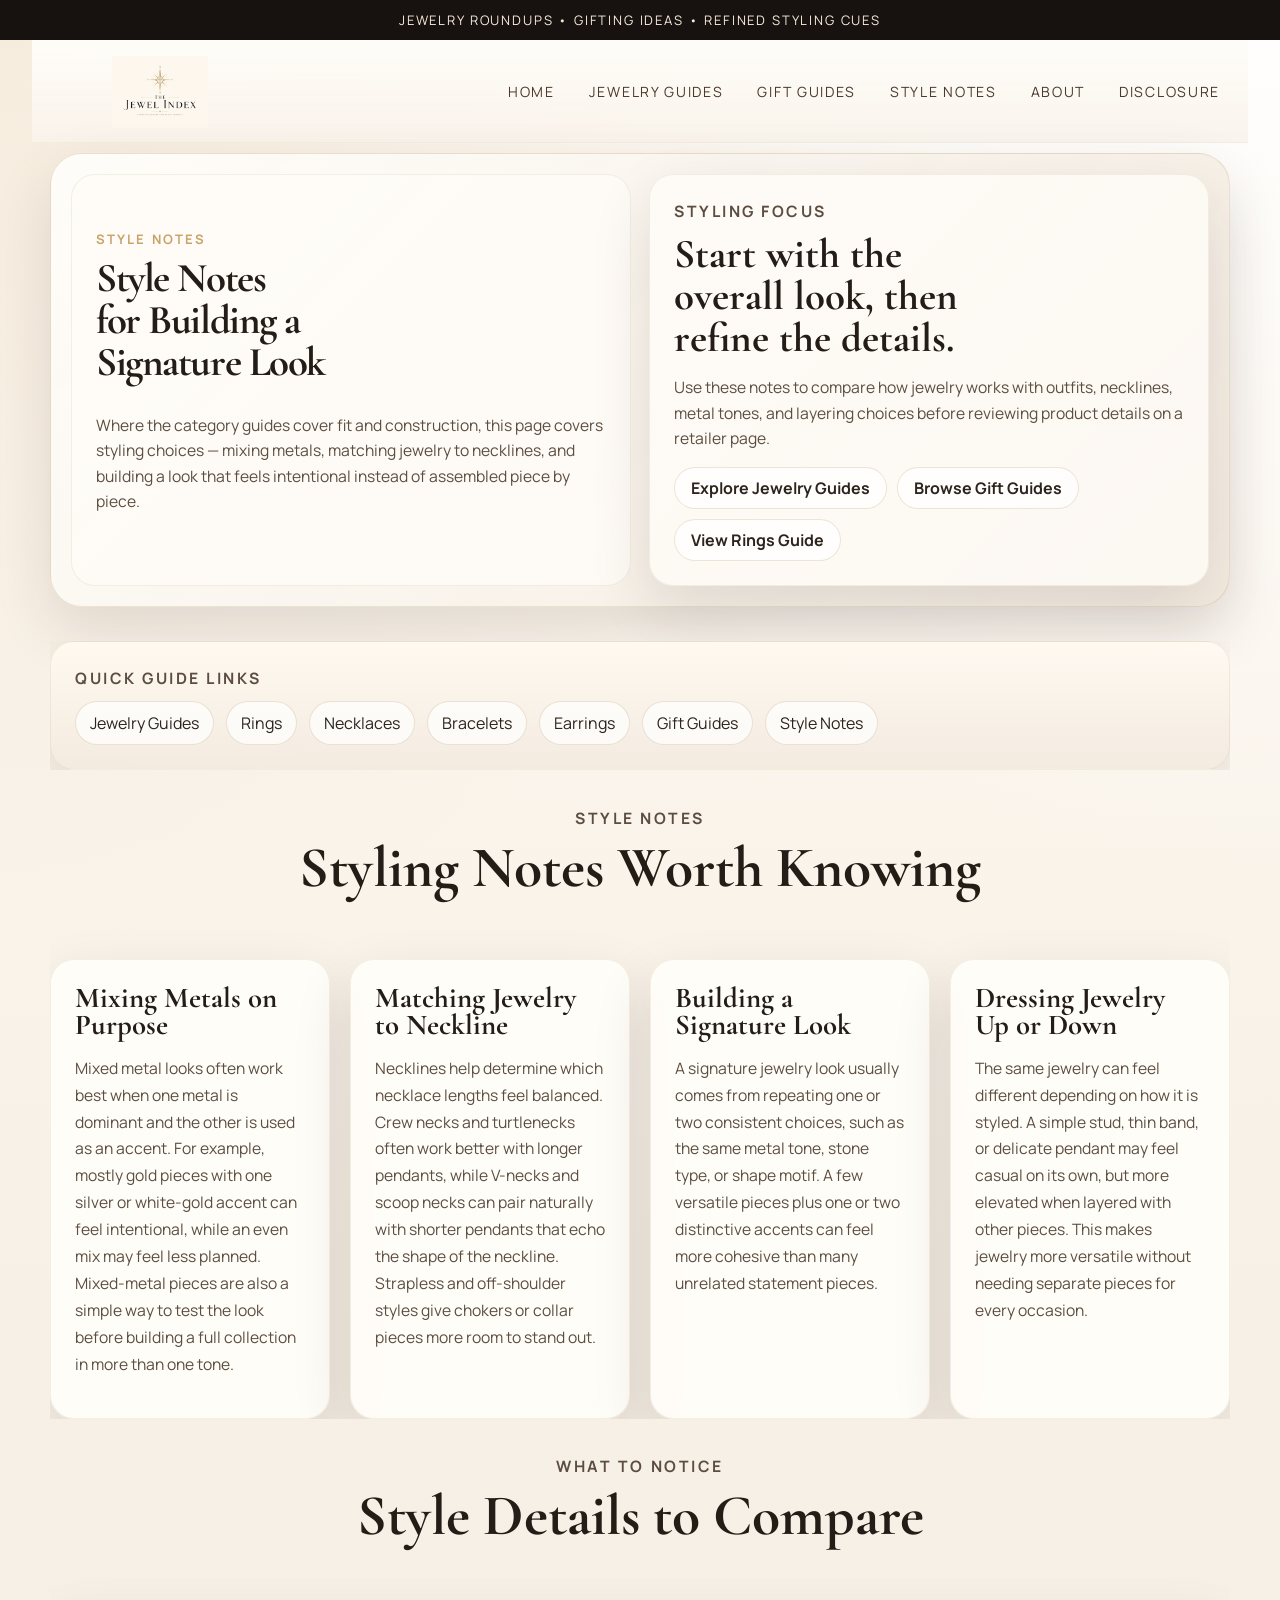
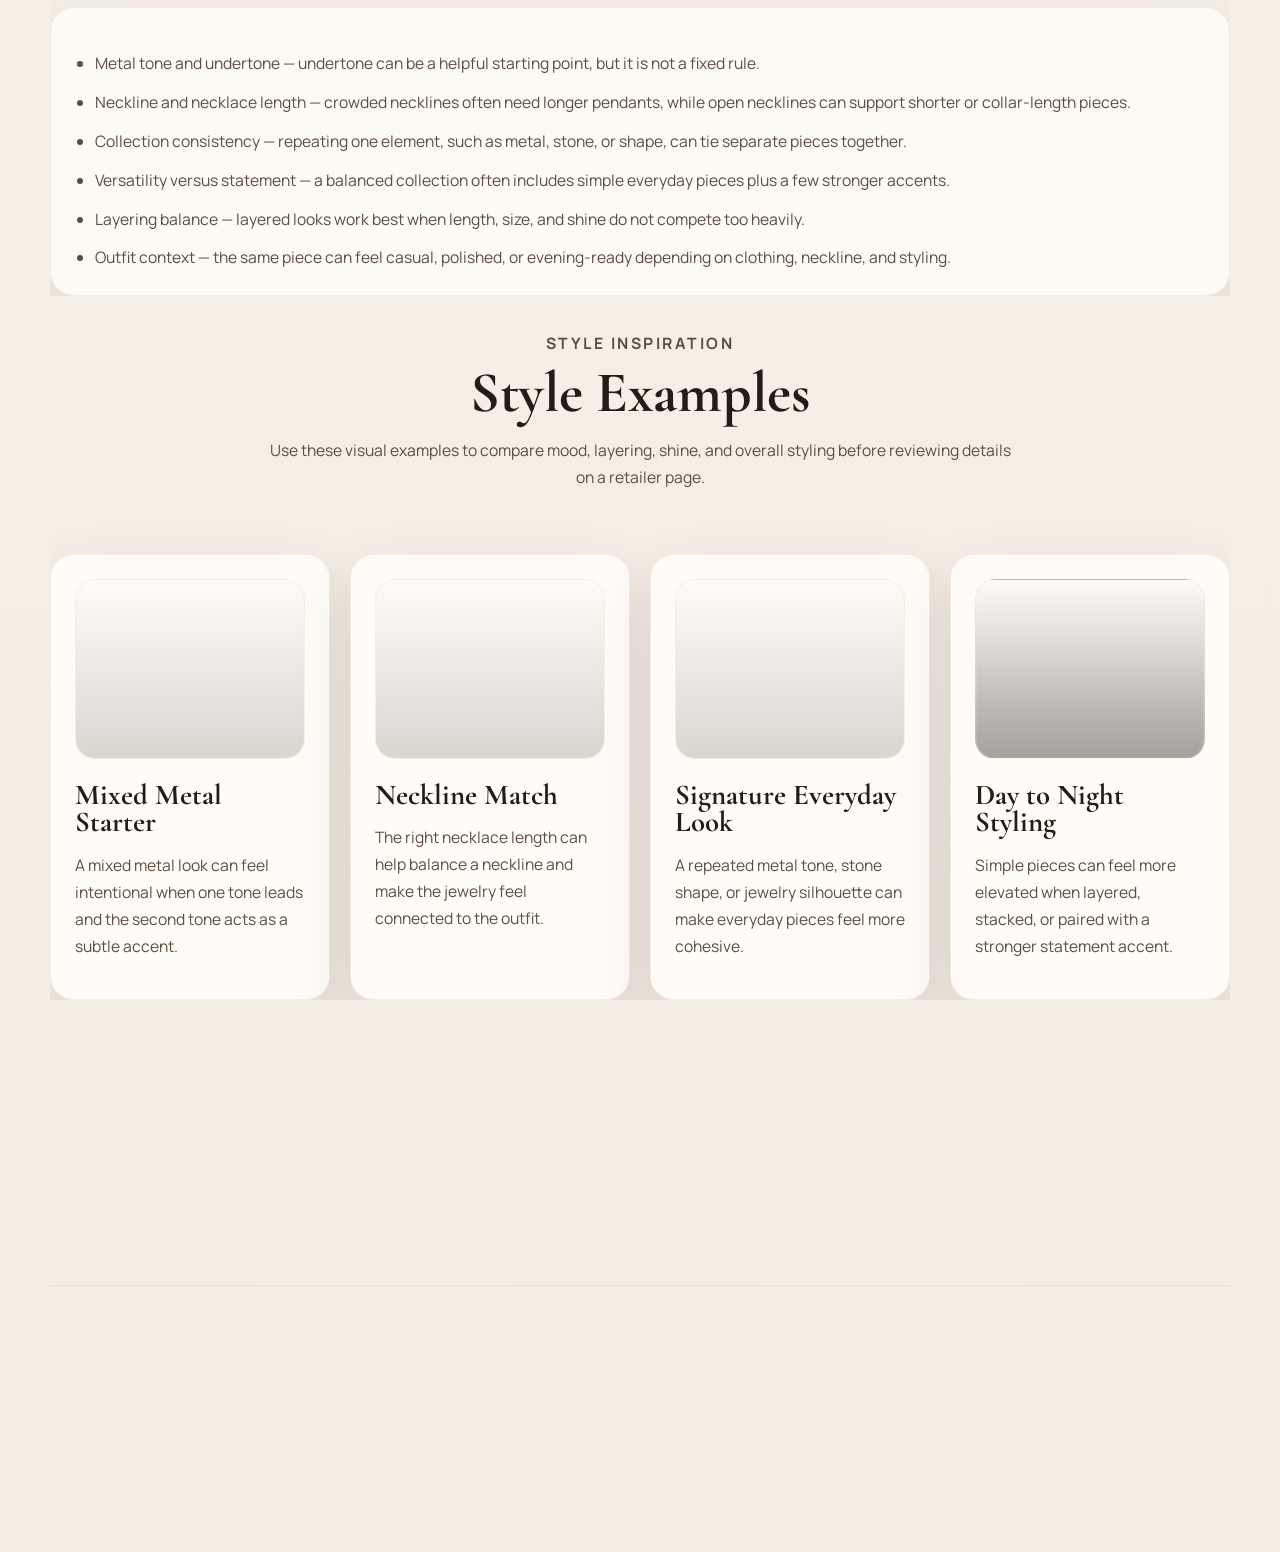
<file: style-notes.html>
<!DOCTYPE html>
<html lang="en">
<head>
  <meta charset="UTF-8">
  <meta name="viewport" content="width=device-width, initial-scale=1.0">
  <meta name="description" content="Explore jewelry styling ideas for everyday outfits, layered looks, statement pieces, and elevated occasions with The Jewel Index Style Notes.">
  <title>Style Notes | The Jewel Index</title>
  <link rel="preconnect" href="https://fonts.googleapis.com">
  <link rel="preconnect" href="https://fonts.gstatic.com" crossorigin>
  <link href="https://fonts.googleapis.com/css2?family=Cormorant+Garamond:wght@400;500;600;700&family=Manrope:wght@400;500;600;700&display=swap" rel="stylesheet">
  <link rel="stylesheet" href="styles.css">
</head>
<body>
  <div class="top-ribbon">Jewelry roundups • gifting ideas • refined styling cues</div>
  <div class="page-shell">
    <header class="site-header">
      <div class="brand-lockup">
        <a class="brand" href="index.html" aria-label="The Jewel Index home">
          <img class="brand-logo" src="assets/the-jewel-index-logo.webp" alt="The Jewel Index" width="600" height="450" decoding="async" fetchpriority="high">
        </a>
      </div>
      <nav class="site-nav" aria-label="Primary">
        <a href="index.html">Home</a>
        <a href="jewelry-guides.html">Jewelry Guides</a>
        <a href="gift-guides.html">Gift Guides</a>
        <a href="style-notes.html">Style Notes</a>
        <a href="about.html">About</a>
        <a href="disclosure.html">Disclosure</a>
      </nav>
    </header>

    <main class="guide-page style-notes-page">
      <section class="guide-hero">
        <div class="guide-hero-copy">
          <p class="eyebrow">Style Notes</p>
          <h1>Style Notes for Building a Signature Look</h1>
          <p class="guide-intro">
            Where the category guides cover fit and construction, this page covers styling choices — mixing metals, matching jewelry to necklines, and building a look that feels intentional instead of assembled piece by piece.
          </p>
        </div>
        <div class="guide-panel">
          <p class="eyebrow">Styling Focus</p>
          <h2>Start with the overall look, then refine the details.</h2>
          <p>
            Use these notes to compare how jewelry works with outfits, necklines, metal tones, and layering choices before reviewing product details on a retailer page.
          </p>
          <div class="guide-action-row">
            <a class="button button-secondary" href="jewelry-guides.html">Explore Jewelry Guides</a>
            <a class="button button-secondary" href="gift-guides.html">Browse Gift Guides</a>
            <a class="button button-secondary" href="rings.html">View Rings Guide</a>
          </div>
        </div>
      </section>

      <section class="guide-section guide-quick-links">
        <div class="guide-panel guide-panel-soft">
          <p class="eyebrow">Quick Guide Links</p>
          <div class="note-pills">
            <a href="jewelry-guides.html">Jewelry Guides</a>
            <a href="rings.html">Rings</a>
            <a href="necklaces.html">Necklaces</a>
            <a href="bracelets.html">Bracelets</a>
            <a href="earrings.html">Earrings</a>
            <a href="gift-guides.html">Gift Guides</a>
            <a href="style-notes.html">Style Notes</a>
          </div>
        </div>
      </section>

      <section class="guide-section">
        <div class="section-heading">
          <p class="eyebrow">Style Notes</p>
          <h2>Styling Notes Worth Knowing</h2>
        </div>
        <div class="guide-card-grid">
          <article class="guide-card">
            <h3>Mixing Metals on Purpose</h3>
            <p>Mixed metal looks often work best when one metal is dominant and the other is used as an accent. For example, mostly gold pieces with one silver or white-gold accent can feel intentional, while an even mix may feel less planned. Mixed-metal pieces are also a simple way to test the look before building a full collection in more than one tone.</p>
          </article>
          <article class="guide-card">
            <h3>Matching Jewelry to Neckline</h3>
            <p>Necklines help determine which necklace lengths feel balanced. Crew necks and turtlenecks often work better with longer pendants, while V-necks and scoop necks can pair naturally with shorter pendants that echo the shape of the neckline. Strapless and off-shoulder styles give chokers or collar pieces more room to stand out.</p>
          </article>
          <article class="guide-card">
            <h3>Building a Signature Look</h3>
            <p>A signature jewelry look usually comes from repeating one or two consistent choices, such as the same metal tone, stone type, or shape motif. A few versatile pieces plus one or two distinctive accents can feel more cohesive than many unrelated statement pieces.</p>
          </article>
          <article class="guide-card">
            <h3>Dressing Jewelry Up or Down</h3>
            <p>The same jewelry can feel different depending on how it is styled. A simple stud, thin band, or delicate pendant may feel casual on its own, but more elevated when layered with other pieces. This makes jewelry more versatile without needing separate pieces for every occasion.</p>
          </article>
        </div>
      </section>

      <section class="guide-section">
        <div class="section-heading">
          <p class="eyebrow">What To Notice</p>
          <h2>Style Details to Compare</h2>
        </div>
        <div class="guide-panel">
          <ul class="guide-list">
            <li>Metal tone and undertone &mdash; undertone can be a helpful starting point, but it is not a fixed rule.</li>
            <li>Neckline and necklace length &mdash; crowded necklines often need longer pendants, while open necklines can support shorter or collar-length pieces.</li>
            <li>Collection consistency &mdash; repeating one element, such as metal, stone, or shape, can tie separate pieces together.</li>
            <li>Versatility versus statement &mdash; a balanced collection often includes simple everyday pieces plus a few stronger accents.</li>
            <li>Layering balance &mdash; layered looks work best when length, size, and shine do not compete too heavily.</li>
            <li>Outfit context &mdash; the same piece can feel casual, polished, or evening-ready depending on clothing, neckline, and styling.</li>
          </ul>
        </div>
      </section>

      <section class="guide-section">
        <div class="section-heading">
          <p class="eyebrow">Style Inspiration</p>
          <h2>Style Examples</h2>
          <p>
            Use these visual examples to compare mood, layering, shine, and overall styling before reviewing details on a retailer page.
          </p>
        </div>
        <div class="guide-card-grid">
          <article class="guide-card">
            <div class="guide-product-visual style-photo style-photo-future-minimal" aria-hidden="true"></div>
            <h3>Mixed Metal Starter</h3>
            <p>A mixed metal look can feel intentional when one tone leads and the second tone acts as a subtle accent.</p>
          </article>
          <article class="guide-card">
            <div class="guide-product-visual style-photo style-photo-future-layered" aria-hidden="true"></div>
            <h3>Neckline Match</h3>
            <p>The right necklace length can help balance a neckline and make the jewelry feel connected to the outfit.</p>
          </article>
          <article class="guide-card">
            <div class="guide-product-visual style-photo style-photo-everyday" aria-hidden="true"></div>
            <h3>Signature Everyday Look</h3>
            <p>A repeated metal tone, stone shape, or jewelry silhouette can make everyday pieces feel more cohesive.</p>
          </article>
          <article class="guide-card">
            <div class="guide-product-visual style-photo style-photo-future-evening" aria-hidden="true"></div>
            <h3>Day to Night Styling</h3>
            <p>Simple pieces can feel more elevated when layered, stacked, or paired with a stronger statement accent.</p>
          </article>
        </div>
      </section>

      <section class="guide-section">
        <div class="guide-panel guide-panel-soft guide-buy-panel">
          <p class="eyebrow">Before You Buy</p>
          <h2>Before You Review a Retailer Page</h2>
          <p>
            These are styling notes, not a product listing. Personal style is subjective, so use these ideas as a starting point and review the retailer page directly for current materials, sizing, shipping timelines, and return policies before purchasing.
          </p>
        </div>
      </section>

    </main>

    <footer class="site-footer">
      <img class="footer-logo" src="assets/the-jewel-index-logo.webp" alt="The Jewel Index" width="600" height="450" loading="lazy" decoding="async">
      <div class="trust-links">
        <a href="about.html">About</a>
        <a href="disclosure.html">Disclosure</a>
        <a href="privacy.html">Privacy</a>
        <a href="terms.html">Terms</a>
      </div>
      <p class="site-disclosure-note">The Jewel Index is an independent jewelry editorial site and is not an official retailer. This site does not currently contain Amazon affiliate links.</p>
    </footer>
  </div>
</body>
</html>
</file>
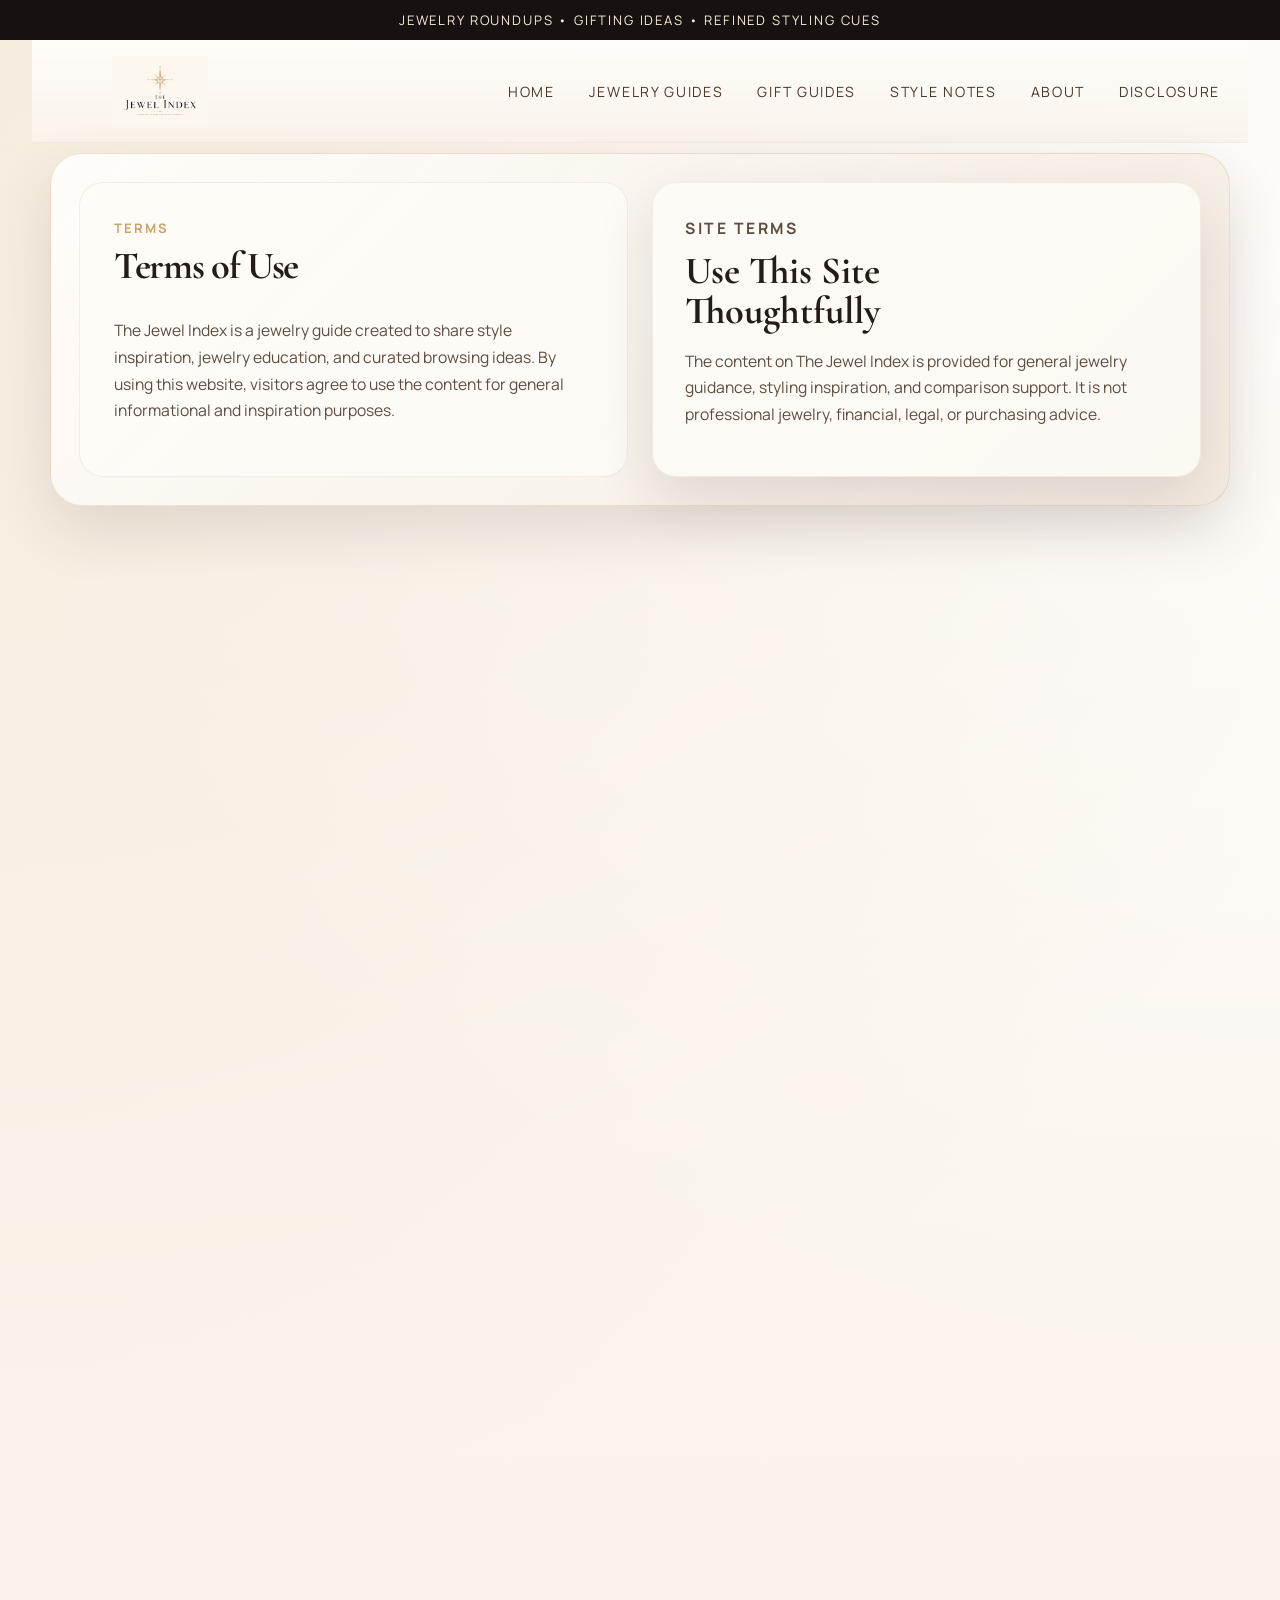
<file: terms.html>
<!DOCTYPE html>
<html lang="en">
<head>
  <meta charset="UTF-8">
  <meta name="viewport" content="width=device-width, initial-scale=1.0">
  <meta name="description" content="Read the Terms of Use for The Jewel Index, including site purpose, retailer information reminders, future affiliate links, external links, and content use guidance.">
  <title>Terms | The Jewel Index</title>
  <link rel="preconnect" href="https://fonts.googleapis.com">
  <link rel="preconnect" href="https://fonts.gstatic.com" crossorigin>
  <link href="https://fonts.googleapis.com/css2?family=Cormorant+Garamond:wght@400;500;600;700&family=Manrope:wght@400;500;600;700&display=swap" rel="stylesheet">
  <link rel="stylesheet" href="styles.css">
</head>
<body>
  <div class="top-ribbon">Jewelry roundups • gifting ideas • refined styling cues</div>
  <div class="page-shell">
    <header class="site-header">
      <div class="brand-lockup">
        <a class="brand" href="index.html" aria-label="The Jewel Index home">
          <img class="brand-logo" src="assets/the-jewel-index-logo.webp" alt="The Jewel Index" width="600" height="450" decoding="async" fetchpriority="high">
        </a>
      </div>
      <nav class="site-nav" aria-label="Primary">
        <a href="index.html">Home</a>
        <a href="jewelry-guides.html">Jewelry Guides</a>
        <a href="gift-guides.html">Gift Guides</a>
        <a href="style-notes.html">Style Notes</a>
        <a href="about.html">About</a>
        <a href="disclosure.html">Disclosure</a>
      </nav>
    </header>

    <main class="guide-page terms-page">
      <section class="guide-hero">
        <div class="guide-hero-copy">
          <p class="eyebrow">Terms</p>
          <h1>Terms of Use</h1>
          <p class="guide-intro">
            The Jewel Index is a jewelry guide created to share style inspiration, jewelry education, and curated browsing ideas. By using this website, visitors agree to use the content for general informational and inspiration purposes.
          </p>
        </div>
        <div class="guide-panel">
          <p class="eyebrow">Site Terms</p>
          <h2>Use This Site Thoughtfully</h2>
          <p>
            The content on The Jewel Index is provided for general jewelry guidance, styling inspiration, and comparison support. It is not professional jewelry, financial, legal, or purchasing advice.
          </p>
        </div>
      </section>

      <section class="guide-section">
        <div class="guide-card-grid guide-card-grid-two">
          <article class="guide-card">
            <h3>Independent Jewelry Guide</h3>
            <p>The Jewel Index is an independent jewelry guide. It is not an official retailer website and does not directly sell products, process orders, handle payments, ship items, or manage returns.</p>
          </article>
          <article class="guide-card">
            <h3>Product and Retailer Information</h3>
            <p>Jewelry details, materials, pricing, availability, shipping information, return policies, and seller terms may change. Visitors should always review the retailer page directly before making a purchase decision.</p>
          </article>
          <article class="guide-card">
            <h3>Affiliate Links</h3>
            <p>The Jewel Index is an independent jewelry editorial site and is not an official retailer. This site does not currently contain Amazon affiliate links.</p>
          </article>
          <article class="guide-card">
            <h3>Style Inspiration and Images</h3>
            <p>Images and style examples on The Jewel Index may be used for inspiration, visual guidance, or editorial presentation. They should not be treated as exact representations of a retailer&rsquo;s product unless clearly stated.</p>
          </article>
          <article class="guide-card">
            <h3>No Guarantee</h3>
            <p>The Jewel Index does not guarantee product quality, pricing, availability, shipping times, retailer accuracy, or customer experience. Visitors are responsible for reviewing all retailer information before purchasing.</p>
          </article>
          <article class="guide-card">
            <h3>External Links</h3>
            <p>This website may link to third-party websites. Once visitors leave The Jewel Index, they are responsible for reviewing the third-party website&rsquo;s terms, privacy policy, product details, and purchase conditions.</p>
          </article>
          <article class="guide-card">
            <h3>Content Use</h3>
            <p>Website content, images, wording, design, and branding should not be copied or reused without permission.</p>
          </article>
          <article class="guide-card">
            <h3>Updates to These Terms</h3>
            <p>These Terms of Use may be updated as The Jewel Index grows, especially if affiliate links, product examples, email signups, analytics, or new site features are added.</p>
          </article>
        </div>
      </section>
    </main>

    <footer class="site-footer">
      <img class="footer-logo" src="assets/the-jewel-index-logo.webp" alt="The Jewel Index" width="600" height="450" loading="lazy" decoding="async">
      <div class="trust-links">
        <a href="about.html">About</a>
        <a href="disclosure.html">Disclosure</a>
        <a href="privacy.html">Privacy</a>
        <a href="terms.html">Terms</a>
      </div>
      <p class="site-disclosure-note">The Jewel Index is an independent jewelry editorial site and is not an official retailer. This site does not currently contain Amazon affiliate links.</p>
    </footer>
  </div>
</body>
</html>
</file>
<file: styles.css>
:root {
  --bg: #f6efe6;
  --bg-soft: #fbf7f1;
  --panel: #f3eadf;
  --panel-strong: #fffdf9;
  --text: #2c241d;
  --text-dark: #2d241d;
  --muted: #8d7866;
  --line: rgba(188, 160, 117, 0.28);
  --gold: #c8a46a;
  --gold-deep: #9a7441;
  --shadow: 0 24px 60px rgba(53, 37, 22, 0.12);
  --radius-xl: 32px;
  --radius-lg: 24px;
  --radius-md: 18px;
  --content-width: 1180px;
}

*,
*::before,
*::after {
  box-sizing: border-box;
}

html {
  scroll-behavior: smooth;
}

body {
  margin: 0;
  font-family: "Manrope", sans-serif;
  color: var(--text);
  background:
    radial-gradient(circle at top left, rgba(200, 164, 106, 0.16), transparent 28%),
    radial-gradient(circle at right top, rgba(255, 255, 255, 0.8), transparent 26%),
    linear-gradient(180deg, #fffaf4 0%, #f7f0e6 42%, #f4ede4 100%);
}

a {
  color: inherit;
  text-decoration: none;
}

img {
  max-width: 100%;
  display: block;
}

.page-shell {
  width: min(calc(100% - 40px), var(--content-width));
  margin: 0 auto;
  padding: 0 0 56px;
}

.top-ribbon {
  padding: 11px 20px;
  background: #17120f;
  color: #f6ebdb;
  text-align: center;
  font-size: 0.82rem;
  letter-spacing: 0.14em;
  text-transform: uppercase;
}

.site-header {
  display: flex;
  align-items: center;
  justify-content: space-between;
  gap: 18px;
  padding: 16px 18px 14px;
  margin: 0 -18px 10px;
  min-height: 0;
  border-bottom: 1px solid rgba(188, 160, 117, 0.18);
  background: linear-gradient(180deg, rgba(255, 253, 249, 0.98), rgba(249, 243, 235, 0.94));
}

.brand-lockup {
  display: flex;
  align-items: center;
  flex: 0 0 auto;
  max-width: 220px;
}

.brand {
  display: inline-flex;
  align-items: center;
  max-width: 100%;
  flex: 0 0 auto;
}

.brand-logo,
.footer-logo {
  display: block;
  width: auto;
  height: auto;
}

.brand-logo {
  width: clamp(180px, 18vw, 220px);
  max-width: 220px;
  max-height: 72px;
  object-fit: contain;
}

.site-nav {
  display: flex;
  flex-wrap: wrap;
  justify-content: flex-end;
  gap: 14px;
  padding: 0;
  background: transparent;
  flex: 1 1 auto;
  align-items: center;
}

.site-nav a {
  position: relative;
  color: #4a392d;
  font-size: 0.88rem;
  padding: 8px 10px 9px;
  letter-spacing: 0.12em;
  text-transform: uppercase;
}

.site-nav a::after {
  content: "";
  position: absolute;
  left: 0;
  bottom: 0;
  width: 100%;
  height: 1px;
  background: linear-gradient(90deg, transparent, var(--gold), transparent);
  transform: scaleX(0);
  transform-origin: center;
  transition: transform 180ms ease;
}

.site-nav a:hover::after,
.site-nav a:focus-visible::after {
  transform: scaleX(1);
}

.hero,
.collections,
.editorial-feature,
.how-it-works,
.trust-section {
  margin-bottom: 34px;
}

.hero {
  display: grid;
  grid-template-columns: 1fr 1fr;
  gap: 0;
  align-items: stretch;
  padding: 0;
  border: 1px solid var(--line);
  border-radius: var(--radius-xl);
  background:
    linear-gradient(135deg, rgba(255, 255, 255, 0.88), rgba(243, 234, 223, 0.92)),
    rgba(255, 253, 249, 0.95);
  box-shadow: var(--shadow);
  overflow: hidden;
}

.hero-copy {
  display: flex;
  flex-direction: column;
  justify-content: center;
  padding: 42px 40px;
  min-width: 0;
}

.eyebrow {
  margin: 0 0 10px;
  color: var(--gold);
  font-size: 0.82rem;
  font-weight: 700;
  letter-spacing: 0.16em;
  text-transform: uppercase;
}

h1,
h2,
h3 {
  margin: 0;
  font-family: "Cormorant Garamond", serif;
  line-height: 0.96;
  color: #241c16;
}

.hero-title,
h1 {
  max-width: 9.2ch;
  font-size: clamp(3.15rem, 5.4vw, 4.55rem);
  margin-bottom: 14px;
  letter-spacing: -0.035em;
  line-height: 0.96;
  text-wrap: balance;
}

.hero-title {
  max-width: 13.5ch;
}

.hero-title .line {
  display: block;
  white-space: nowrap;
}

h2 {
  font-size: clamp(2.4rem, 5vw, 3.6rem);
  margin-bottom: 14px;
}

h3 {
  font-size: 2rem;
  margin-bottom: 14px;
}

.hero-text,
.section-heading p,
.collection-card p,
.feature-panel p,
.feature-notes p,
.step-card p,
.trust-card p,
.site-footer p {
  color: #5c4d40;
  line-height: 1.68;
  font-size: 0.98rem;
}

.hero-actions {
  display: flex;
  flex-wrap: wrap;
  gap: 14px;
  margin: 22px 0 18px;
}

.button {
  display: inline-flex;
  align-items: center;
  justify-content: center;
  min-height: 50px;
  padding: 0 22px;
  border-radius: 999px;
  font-weight: 700;
  transition: transform 180ms ease, background 180ms ease, border-color 180ms ease;
}

.button:hover,
.button:focus-visible {
  transform: translateY(-2px);
}

.button-primary {
  background: #17120f;
  color: #fff9f1;
}

.button-secondary {
  border: 1px solid var(--line);
  background: rgba(255, 255, 255, 0.72);
}

.button-disabled {
  opacity: 0.78;
  cursor: default;
  pointer-events: none;
}

.button-dark {
  background: #17120f;
  color: #fff9f1;
}

.hero-highlights {
  display: flex;
  flex-wrap: wrap;
  gap: 12px;
  margin: 0;
  padding: 0;
  list-style: none;
}

.hero-highlights li {
  padding: 9px 13px;
  border: 1px solid rgba(188, 160, 117, 0.2);
  border-radius: 999px;
  background: rgba(255, 255, 255, 0.72);
  color: #5c4d40;
  font-size: 0.88rem;
}

.hero-visual {
  position: relative;
  min-height: 460px;
  background: linear-gradient(180deg, rgba(255, 251, 245, 0.96), rgba(246, 235, 220, 0.62));
}

.hero-image-stage {
  position: relative;
  min-height: inherit;
}

.hero-image {
  position: absolute;
  border-radius: 18px;
  background-position: center;
  background-size: cover;
  box-shadow: 0 18px 34px rgba(109, 81, 43, 0.1);
}

.hero-image-main {
  inset: 22px 22px 22px 18px;
  background-image:
    linear-gradient(180deg, rgba(255, 250, 244, 0.28), rgba(255, 242, 225, 0.12)),
    url("https://images.unsplash.com/photo-1617038260897-41a1f14a8ca0?auto=format&fit=crop&w=1000&q=72");
}

.hero-image-detail {
  left: 20px;
  bottom: 20px;
  width: 160px;
  height: 190px;
  border: 6px solid rgba(255, 248, 240, 0.96);
  background-image:
    linear-gradient(180deg, rgba(255, 248, 239, 0.2), rgba(255, 239, 223, 0.1)),
    url("https://images.unsplash.com/photo-1515562141207-7a88fb7ce338?auto=format&fit=crop&w=640&q=72");
}

.hero-plaque {
  position: absolute;
  right: 24px;
  bottom: 22px;
  width: min(250px, 64%);
  padding: 18px;
  border: 1px solid rgba(200, 164, 106, 0.24);
  border-radius: 18px;
  background: rgba(255, 250, 244, 0.9);
  backdrop-filter: blur(8px);
}

.plaque-label {
  display: inline-block;
  margin-bottom: 10px;
  color: var(--gold);
  font-size: 0.8rem;
  letter-spacing: 0.14em;
  text-transform: uppercase;
}

.hero-plaque strong {
  display: block;
  color: #241c16;
  font-size: 1rem;
  line-height: 1.6;
}

.section-heading {
  max-width: 760px;
  margin: 0 auto 24px;
  text-align: center;
}

.collection-grid,
.steps-grid {
  display: grid;
  grid-template-columns: repeat(4, minmax(0, 1fr));
  gap: 20px;
}

.collection-card,
.step-card,
.feature-panel,
.feature-notes,
.trust-card {
  border: 1px solid var(--line);
  border-radius: var(--radius-lg);
  box-shadow: var(--shadow);
}

.collection-card {
  overflow: hidden;
  background: rgba(255, 253, 249, 0.96);
}

.collection-image {
  min-height: 230px;
  background-position: center;
  background-size: cover;
}

.everyday-elegance {
  background-image:
    linear-gradient(180deg, rgba(246, 238, 228, 0.06), rgba(28, 19, 14, 0.24)),
    url("https://images.unsplash.com/photo-1611085583191-a3b181a88401?auto=format&fit=crop&w=800&q=72");
}

.elevated-gifts {
  background-image:
    linear-gradient(180deg, rgba(246, 238, 228, 0.06), rgba(28, 19, 14, 0.24)),
    url("https://images.unsplash.com/photo-1602173574767-37ac01994b2a?auto=format&fit=crop&w=800&q=72");
}

.signature-finds {
  background-image:
    linear-gradient(180deg, rgba(246, 238, 228, 0.06), rgba(28, 19, 14, 0.24)),
    url("https://images.unsplash.com/photo-1599643478518-a784e5dc4c8f?auto=format&fit=crop&w=800&q=72");
}

.luxury-inspiration {
  background-image:
    linear-gradient(180deg, rgba(246, 238, 228, 0.06), rgba(28, 19, 14, 0.24)),
    url("https://images.unsplash.com/photo-1617038220319-276d3cfab638?auto=format&fit=crop&w=800&q=72");
}

.collection-body,
.step-card {
  padding: 26px;
}

.collection-body h3 {
  font-size: 1.7rem;
}

.step-card {
  background:
    linear-gradient(180deg, rgba(255, 255, 255, 0.92), rgba(245, 236, 226, 0.9)),
    rgba(255, 253, 249, 0.94);
}

.card-index,
.step-number {
  display: inline-flex;
  align-items: center;
  justify-content: center;
  width: 44px;
  height: 44px;
  margin-bottom: 20px;
  border-radius: 50%;
  border: 1px solid rgba(200, 164, 106, 0.4);
  color: var(--gold);
  font-family: "Cormorant Garamond", serif;
  font-size: 1.2rem;
  font-weight: 700;
}

.collection-card a,
.text-link,
.trust-links a {
  color: #876033;
  font-weight: 700;
}

.editorial-feature {
  display: grid;
  grid-template-columns: 1.2fr 0.8fr;
  gap: 22px;
}

.feature-panel {
  min-height: 360px;
  padding: 34px;
  display: flex;
  flex-direction: column;
  justify-content: flex-end;
  background:
    linear-gradient(180deg, rgba(253, 248, 241, 0.06), rgba(20, 14, 10, 0.58)),
    url("https://images.unsplash.com/photo-1611652022419-a9419f74343d?auto=format&fit=crop&w=900&q=72") center/cover;
}

.feature-panel h2,
.feature-panel p {
  color: #fffaf4;
}

.feature-notes,
.trust-card {
  padding: 34px;
  background: linear-gradient(180deg, rgba(255, 249, 241, 0.96), rgba(243, 234, 223, 0.96));
}

.feature-notes h3,
.trust-card h2 {
  color: var(--text-dark);
}

.feature-notes p,
.trust-card p {
  color: #54483c;
}

.associate-disclosure {
  padding: 12px 14px;
  border: 1px solid rgba(154, 116, 65, 0.18);
  border-radius: 14px;
  background: rgba(255, 255, 255, 0.56);
  font-weight: 600;
}

.note-pills,
.trust-links {
  display: flex;
  flex-wrap: wrap;
  gap: 12px;
}

.note-pills {
  margin: 18px 0 22px;
}

.note-pills a,
.trust-links a {
  padding: 10px 14px;
  border-radius: 999px;
  border: 1px solid rgba(154, 116, 65, 0.2);
  background: rgba(255, 255, 255, 0.72);
}

.site-footer {
  display: flex;
  align-items: center;
  justify-content: space-between;
  flex-wrap: wrap;
  gap: 16px;
  padding: 32px 0 0;
  color: #7f6b59;
  border-top: 1px solid rgba(188, 160, 117, 0.18);
}

.footer-logo {
  width: clamp(140px, 16vw, 180px);
  max-width: 180px;
}

.site-disclosure-note {
  flex: 1 1 100%;
  margin: 0;
  font-size: 0.92rem;
  line-height: 1.7;
  color: #7f6b59;
}

.guide-page {
  display: flex;
  flex-direction: column;
  gap: 34px;
}

.collections,
.editorial-feature,
.how-it-works,
.trust-section,
.guide-section,
.site-footer {
  content-visibility: auto;
  contain-intrinsic-size: 1px 720px;
}

.guide-hero {
  display: grid;
  grid-template-columns: 1fr 1fr;
  gap: 24px;
  align-items: stretch;
  padding: 28px;
  border: 1px solid var(--line);
  border-radius: var(--radius-xl);
  background: linear-gradient(135deg, rgba(255, 253, 249, 0.98), rgba(243, 234, 223, 0.94));
  box-shadow: var(--shadow);
}

.guide-hero-copy,
.guide-panel {
  background: rgba(255, 253, 249, 0.72);
}

.guide-hero-copy,
.guide-panel,
.guide-card {
  border: 1px solid rgba(188, 160, 117, 0.16);
  border-radius: var(--radius-lg);
}

.guide-hero-copy {
  padding: 34px;
  display: flex;
  flex-direction: column;
  justify-content: center;
}

.guide-hero-copy h1,
.guide-panel h2 {
  max-width: 12ch;
  font-size: clamp(2.7rem, 4.6vw, 4rem);
  line-height: 0.98;
}

.guide-intro,
.guide-panel p,
.guide-list li,
.guide-card p {
  color: #5c4d40;
  line-height: 1.72;
  font-size: 0.98rem;
}

.guide-hero-visual {
  min-height: 420px;
  border-radius: var(--radius-lg);
  background-position: center;
  background-size: cover;
  box-shadow: 0 18px 34px rgba(109, 81, 43, 0.1);
}

.rings-guide-visual {
  background-image:
    linear-gradient(180deg, rgba(255, 250, 244, 0.26), rgba(255, 242, 225, 0.14)),
    url("https://images.unsplash.com/photo-1605100804763-247f67b3557e?auto=format&fit=crop&w=1100&q=72");
}

.necklaces-guide-visual {
  background-image:
    linear-gradient(180deg, rgba(255, 252, 246, 0.08), rgba(255, 244, 230, 0.04)),
    url("assets/necklaces-guide-hero.webp");
}

.bracelets-guide-visual {
  background-image:
    linear-gradient(180deg, rgba(255, 252, 246, 0.08), rgba(255, 244, 230, 0.04)),
    url("assets/bracelets-guide-hero.webp");
}

.earrings-guide-visual {
  background-image:
    linear-gradient(180deg, rgba(255, 252, 246, 0.08), rgba(255, 244, 230, 0.04)),
    url("assets/earrings-guide-hero.webp");
}

.guide-section {
  display: flex;
  flex-direction: column;
  gap: 24px;
}

.guide-quick-links {
  gap: 0;
}

.guide-quick-links .guide-panel {
  padding: 22px 24px;
}

.guide-quick-links .note-pills {
  margin: 0;
}

.guide-card-grid {
  display: grid;
  grid-template-columns: repeat(4, minmax(0, 1fr));
  gap: 20px;
}

.guide-card-grid-three {
  grid-template-columns: repeat(3, minmax(0, 1fr));
}

.guide-card-grid-two {
  grid-template-columns: repeat(2, minmax(0, 1fr));
}

.guide-card {
  padding: 24px;
  background: rgba(255, 253, 249, 0.94);
  box-shadow: var(--shadow);
}

.style-direction-card {
  display: flex;
  flex-direction: column;
}

.guide-card h3 {
  font-size: 1.8rem;
}

.style-direction-card p {
  margin-bottom: 20px;
}

.style-direction-card .button {
  margin-top: auto;
  align-self: flex-start;
}

.guide-product-visual {
  position: relative;
  min-height: 180px;
  margin-bottom: 22px;
  border-radius: 20px;
  border: 1px solid rgba(188, 160, 117, 0.14);
  background:
    radial-gradient(circle at top, rgba(255, 255, 255, 0.9), transparent 52%),
    linear-gradient(180deg, rgba(255, 251, 245, 0.98), rgba(242, 232, 220, 0.92));
  overflow: hidden;
}

.ring-photo {
  background-position: center;
  background-size: cover;
  box-shadow: inset 0 0 0 1px rgba(255, 248, 239, 0.16);
}

.ring-photo::before {
  content: "";
  position: absolute;
  inset: 0;
  background: linear-gradient(180deg, rgba(255, 251, 245, 0.1), rgba(31, 21, 16, 0.12));
}

.ring-photo-band {
  background-image:
    linear-gradient(180deg, rgba(255, 252, 246, 0.05), rgba(247, 236, 223, 0.12)),
    url("assets/rings-example-band.webp");
}

.ring-photo-solitaire {
  background-image:
    linear-gradient(180deg, rgba(255, 251, 245, 0.05), rgba(247, 236, 223, 0.14)),
    url("assets/rings-example-solitaire.webp");
}

.ring-photo-halo {
  background-image:
    linear-gradient(180deg, rgba(255, 250, 244, 0.05), rgba(42, 31, 22, 0.18)),
    url("assets/rings-example-halo.webp");
}

.ring-photo-stacking {
  background-image:
    linear-gradient(180deg, rgba(255, 252, 246, 0.05), rgba(247, 236, 223, 0.12)),
    url("assets/rings-example-stacking.webp");
}

.necklace-photo {
  background-position: center;
  background-size: cover;
  box-shadow: inset 0 0 0 1px rgba(255, 248, 239, 0.16);
}

.necklace-photo::before {
  content: "";
  position: absolute;
  inset: 0;
  background: linear-gradient(180deg, rgba(255, 251, 245, 0.1), rgba(31, 21, 16, 0.12));
}

.necklace-photo-pendant {
  background-image:
    linear-gradient(180deg, rgba(255, 252, 246, 0.05), rgba(247, 236, 223, 0.12)),
    url("assets/necklaces-example-pendant.webp");
}

.necklace-photo-layered {
  background-image:
    linear-gradient(180deg, rgba(255, 252, 246, 0.05), rgba(247, 236, 223, 0.12)),
    url("assets/necklaces-example-layered.webp");
}

.necklace-photo-statement {
  background-image:
    linear-gradient(180deg, rgba(255, 251, 245, 0.05), rgba(42, 31, 22, 0.16)),
    url("assets/necklaces-example-statement.webp");
}

.necklace-photo-gift {
  background-image:
    linear-gradient(180deg, rgba(255, 252, 246, 0.05), rgba(247, 236, 223, 0.12)),
    url("assets/necklaces-example-gift.webp");
}

.bracelet-photo {
  background-position: center;
  background-size: cover;
  box-shadow: inset 0 0 0 1px rgba(255, 248, 239, 0.16);
}

.bracelet-photo::before {
  content: "";
  position: absolute;
  inset: 0;
  background: linear-gradient(180deg, rgba(255, 251, 245, 0.1), rgba(31, 21, 16, 0.12));
}

.bracelet-photo-tennis {
  background-image:
    linear-gradient(180deg, rgba(255, 252, 246, 0.05), rgba(247, 236, 223, 0.12)),
    url("assets/bracelets-example-tennis.webp");
}

.bracelet-photo-chain {
  background-image:
    linear-gradient(180deg, rgba(255, 252, 246, 0.05), rgba(247, 236, 223, 0.12)),
    url("assets/bracelets-example-chain.webp");
}

.bracelet-photo-cuff {
  background-image:
    linear-gradient(180deg, rgba(255, 251, 245, 0.05), rgba(42, 31, 22, 0.16)),
    url("assets/bracelets-example-cuff.webp");
}

.bracelet-photo-charm {
  background-image:
    linear-gradient(180deg, rgba(255, 252, 246, 0.05), rgba(247, 236, 223, 0.12)),
    url("assets/bracelets-example-charm.webp");
}

.earring-photo {
  background-position: center;
  background-size: cover;
  box-shadow: inset 0 0 0 1px rgba(255, 248, 239, 0.16);
}

.earring-photo::before {
  content: "";
  position: absolute;
  inset: 0;
  background: linear-gradient(180deg, rgba(255, 251, 245, 0.1), rgba(31, 21, 16, 0.12));
}

.earring-photo-stud {
  background-image:
    linear-gradient(180deg, rgba(255, 252, 246, 0.05), rgba(247, 236, 223, 0.12)),
    url("assets/earrings-example-stud.webp");
}

.earring-photo-hoop {
  background-image:
    linear-gradient(180deg, rgba(255, 252, 246, 0.05), rgba(247, 236, 223, 0.12)),
    url("assets/earrings-example-hoop.webp");
}

.earring-photo-drop {
  background-image:
    linear-gradient(180deg, rgba(255, 252, 246, 0.05), rgba(247, 236, 223, 0.12)),
    url("assets/earrings-example-drop.webp");
}

.earring-photo-statement {
  background-image:
    linear-gradient(180deg, rgba(255, 251, 245, 0.05), rgba(42, 31, 22, 0.16)),
    url("assets/earrings-example-statement.webp");
}

.gift-photo {
  background-position: center;
  background-size: cover;
  box-shadow: inset 0 0 0 1px rgba(255, 248, 239, 0.16);
}

.gift-photo::before {
  content: "";
  position: absolute;
  inset: 0;
  background: linear-gradient(180deg, rgba(255, 251, 245, 0.1), rgba(31, 21, 16, 0.12));
}

.gift-photo-birthday {
  background-image:
    linear-gradient(180deg, rgba(255, 252, 246, 0.05), rgba(247, 236, 223, 0.12)),
    url("assets/gift-example-birthday.webp");
}

.gift-photo-anniversary {
  background-image:
    linear-gradient(180deg, rgba(255, 252, 246, 0.05), rgba(247, 236, 223, 0.12)),
    url("assets/gift-example-anniversary.webp");
}

.gift-photo-everyday {
  background-image:
    linear-gradient(180deg, rgba(255, 252, 246, 0.05), rgba(247, 236, 223, 0.12)),
    url("assets/gift-example-everyday.webp");
}

.gift-photo-occasion {
  background-image:
    linear-gradient(180deg, rgba(255, 251, 245, 0.05), rgba(42, 31, 22, 0.16)),
    url("assets/gift-example-occasion.webp");
}

.style-photo {
  background-position: center;
  background-size: cover;
  box-shadow: inset 0 0 0 1px rgba(255, 248, 239, 0.16);
}

.style-photo::before {
  content: "";
  position: absolute;
  inset: 0;
  background: linear-gradient(180deg, rgba(255, 251, 245, 0.1), rgba(31, 21, 16, 0.16));
}

.style-photo-everyday {
  background-image:
    linear-gradient(180deg, rgba(255, 250, 244, 0.06), rgba(247, 236, 223, 0.12)),
    url("https://images.unsplash.com/photo-1617038260897-41a1f14a8ca0?auto=format&fit=crop&w=800&q=72");
}

.style-photo-minimal {
  background-image:
    linear-gradient(180deg, rgba(255, 252, 246, 0.05), rgba(247, 236, 223, 0.1)),
    url("https://images.unsplash.com/photo-1515562141207-7a88fb7ce338?auto=format&fit=crop&w=800&q=72");
}

.style-photo-layered {
  background-image:
    linear-gradient(180deg, rgba(255, 252, 246, 0.05), rgba(247, 236, 223, 0.12)),
    url("https://images.unsplash.com/photo-1599643478518-a784e5dc4c8f?auto=format&fit=crop&w=800&q=72");
}

.style-photo-signature {
  background-image:
    linear-gradient(180deg, rgba(255, 252, 246, 0.04), rgba(44, 31, 23, 0.2)),
    url("https://images.unsplash.com/photo-1602173574767-37ac01994b2a?auto=format&fit=crop&w=800&q=72");
}

.style-photo-evening {
  background-image:
    linear-gradient(180deg, rgba(255, 249, 241, 0.05), rgba(27, 19, 14, 0.28)),
    url("https://images.unsplash.com/photo-1611652022419-a9419f74343d?auto=format&fit=crop&w=800&q=72");
}

.style-photo-soft {
  background-image:
    linear-gradient(180deg, rgba(255, 252, 246, 0.05), rgba(247, 236, 223, 0.12)),
    url("https://images.unsplash.com/photo-1611085583191-a3b181a88401?auto=format&fit=crop&w=800&q=72");
}

.style-photo-future-minimal {
  background-image:
    linear-gradient(180deg, rgba(255, 252, 246, 0.05), rgba(247, 236, 223, 0.12)),
    url("https://images.unsplash.com/photo-1535632066927-ab7c9ab60908?auto=format&fit=crop&w=800&q=72");
}

.style-photo-future-layered {
  background-image:
    linear-gradient(180deg, rgba(255, 252, 246, 0.05), rgba(247, 236, 223, 0.12)),
    url("https://images.unsplash.com/photo-1617038220319-276d3cfab638?auto=format&fit=crop&w=800&q=72");
}

.style-photo-future-evening {
  background-image:
    linear-gradient(180deg, rgba(255, 249, 241, 0.05), rgba(27, 19, 14, 0.28)),
    url("https://images.unsplash.com/photo-1617038260897-41a1f14a8ca0?auto=format&fit=crop&w=800&q=72");
}

.style-photo-future-soft {
  background-image:
    linear-gradient(180deg, rgba(255, 252, 246, 0.05), rgba(247, 236, 223, 0.12)),
    url("https://images.unsplash.com/photo-1599643478518-a784e5dc4c8f?auto=format&fit=crop&w=800&q=72");
}

.ring-visual::before,
.ring-visual::after {
  content: "";
  position: absolute;
}

.ring-visual::before {
  left: 50%;
  top: 50%;
  width: 84px;
  height: 84px;
  border: 10px solid rgba(200, 164, 106, 0.95);
  border-radius: 50%;
  transform: translate(-50%, -32%);
  box-shadow:
    inset 0 0 0 1px rgba(255, 244, 226, 0.7),
    0 12px 24px rgba(120, 89, 49, 0.12);
}

.ring-visual::after {
  left: 50%;
  top: 28px;
  transform: translateX(-50%);
}

.ring-visual-band::after {
  width: 16px;
  height: 16px;
  border-radius: 50%;
  background: radial-gradient(circle at 35% 35%, #fffef8 0%, #eed9b3 42%, #c8a46a 100%);
  box-shadow: 0 0 0 4px rgba(255, 247, 232, 0.72);
}

.ring-visual-solitaire::after {
  width: 26px;
  height: 26px;
  border-radius: 50%;
  background: radial-gradient(circle at 35% 35%, #fffefb 0%, #f7efd7 34%, #d7c09a 72%, #c8a46a 100%);
  box-shadow:
    0 0 0 5px rgba(255, 247, 232, 0.74),
    0 0 18px rgba(236, 215, 178, 0.8);
}

.ring-visual-halo::after {
  width: 34px;
  height: 34px;
  border-radius: 50%;
  background:
    radial-gradient(circle, rgba(255, 252, 245, 0.98) 0 28%, rgba(240, 222, 187, 0.98) 29% 50%, rgba(200, 164, 106, 0.96) 51% 100%);
  box-shadow: 0 0 0 4px rgba(255, 247, 232, 0.74);
}

.ring-visual-stacking::before {
  width: 94px;
  height: 94px;
  border-width: 7px;
  transform: translate(-50%, -20%);
}

.ring-visual-stacking::after {
  width: 94px;
  height: 94px;
  border: 7px solid rgba(214, 186, 143, 0.95);
  border-radius: 50%;
  top: 40px;
  box-shadow:
    inset 0 0 0 1px rgba(255, 244, 226, 0.7),
    0 12px 24px rgba(120, 89, 49, 0.1);
}

.necklace-visual::before,
.necklace-visual::after,
.bracelet-visual::before,
.bracelet-visual::after,
.earring-visual::before,
.earring-visual::after {
  content: "";
  position: absolute;
}

.necklace-visual::before {
  left: 50%;
  top: 28px;
  width: 120px;
  height: 88px;
  border: 7px solid rgba(200, 164, 106, 0.92);
  border-top: 0;
  border-radius: 0 0 80px 80px;
  transform: translateX(-50%);
  box-shadow: 0 12px 24px rgba(120, 89, 49, 0.12);
}

.necklace-visual::after {
  left: 50%;
  transform: translateX(-50%);
}

.necklace-visual-pendant::after {
  top: 92px;
  width: 22px;
  height: 28px;
  border-radius: 50% 50% 60% 60%;
  background: radial-gradient(circle at 35% 35%, #fffef8 0%, #eed9b3 45%, #c8a46a 100%);
}

.necklace-visual-layered::before {
  width: 132px;
  height: 92px;
}

.necklace-visual-layered::after {
  top: 52px;
  width: 96px;
  height: 68px;
  border: 6px solid rgba(214, 186, 143, 0.92);
  border-top: 0;
  border-radius: 0 0 64px 64px;
}

.necklace-visual-statement::after {
  top: 82px;
  width: 70px;
  height: 26px;
  border-radius: 999px;
  background: linear-gradient(90deg, rgba(200, 164, 106, 0.98), rgba(236, 215, 178, 0.95), rgba(200, 164, 106, 0.98));
  box-shadow: 0 0 0 4px rgba(255, 247, 232, 0.6);
}

.necklace-visual-gift::after {
  top: 88px;
  width: 28px;
  height: 28px;
  border-radius: 50%;
  background: radial-gradient(circle at 35% 35%, #fffefb 0%, #f7efd7 34%, #d7c09a 72%, #c8a46a 100%);
  box-shadow: 0 0 0 5px rgba(255, 247, 232, 0.72);
}

.bracelet-visual::before {
  left: 50%;
  top: 50%;
  transform: translate(-50%, -20%);
  border-radius: 999px;
}

.bracelet-visual-tennis::before {
  width: 120px;
  height: 32px;
  border: 6px solid rgba(200, 164, 106, 0.94);
  box-shadow:
    inset 0 0 0 4px rgba(255, 247, 232, 0.72),
    0 12px 24px rgba(120, 89, 49, 0.12);
}

.bracelet-visual-chain::before {
  width: 124px;
  height: 34px;
  border: 7px dashed rgba(200, 164, 106, 0.94);
  box-shadow: 0 12px 24px rgba(120, 89, 49, 0.1);
}

.bracelet-visual-cuff::before {
  width: 120px;
  height: 70px;
  border: 9px solid rgba(200, 164, 106, 0.94);
  border-top-color: transparent;
  border-left-color: rgba(214, 186, 143, 0.94);
  border-right-color: rgba(214, 186, 143, 0.94);
  box-shadow: 0 12px 24px rgba(120, 89, 49, 0.1);
}

.bracelet-visual-charm::before {
  width: 120px;
  height: 32px;
  border: 6px solid rgba(200, 164, 106, 0.94);
  box-shadow: 0 12px 24px rgba(120, 89, 49, 0.1);
}

.bracelet-visual-charm::after {
  left: 50%;
  top: 96px;
  width: 18px;
  height: 24px;
  border-radius: 50% 50% 60% 60%;
  background: radial-gradient(circle at 35% 35%, #fffef8 0%, #eed9b3 45%, #c8a46a 100%);
  transform: translateX(-50%);
}

.earring-visual::before,
.earring-visual::after {
  top: 54px;
}

.earring-visual-stud::before,
.earring-visual-stud::after {
  width: 28px;
  height: 28px;
  border-radius: 50%;
  background: radial-gradient(circle at 35% 35%, #fffefb 0%, #f7efd7 34%, #d7c09a 72%, #c8a46a 100%);
  box-shadow: 0 0 0 5px rgba(255, 247, 232, 0.72);
}

.earring-visual::before {
  left: calc(50% - 26px);
}

.earring-visual::after {
  left: calc(50% + 26px);
}

.earring-visual-hoop::before,
.earring-visual-hoop::after {
  width: 34px;
  height: 48px;
  border: 7px solid rgba(200, 164, 106, 0.94);
  border-radius: 50%;
  background: transparent;
  box-shadow: 0 12px 24px rgba(120, 89, 49, 0.08);
}

.earring-visual-drop::before,
.earring-visual-drop::after {
  width: 10px;
  height: 54px;
  border-radius: 999px;
  background: linear-gradient(180deg, rgba(214, 186, 143, 0.95), rgba(200, 164, 106, 0.95));
  box-shadow: 0 0 0 4px rgba(255, 247, 232, 0.4);
}

.earring-visual-statement::before,
.earring-visual-statement::after {
  width: 40px;
  height: 56px;
  border-radius: 50% 50% 58% 58%;
  background: radial-gradient(circle at 35% 35%, #fffef8 0%, #eed9b3 35%, #c8a46a 100%);
  box-shadow: 0 12px 24px rgba(120, 89, 49, 0.1);
}

.gift-visual::before,
.gift-visual::after,
.style-visual::before,
.style-visual::after {
  content: "";
  position: absolute;
}

.gift-visual::before {
  left: 50%;
  top: 46px;
  width: 92px;
  height: 92px;
  border: 7px solid rgba(200, 164, 106, 0.94);
  border-radius: 18px;
  transform: translateX(-50%);
  box-shadow:
    inset 0 0 0 1px rgba(255, 244, 226, 0.7),
    0 12px 24px rgba(120, 89, 49, 0.1);
}

.gift-visual::after {
  left: 50%;
  top: 34px;
  width: 18px;
  height: 120px;
  border-radius: 999px;
  background: linear-gradient(180deg, rgba(214, 186, 143, 0.98), rgba(200, 164, 106, 0.98));
  transform: translateX(-50%);
}

.gift-visual-birthday::before {
  box-shadow:
    inset 0 0 0 1px rgba(255, 244, 226, 0.7),
    0 12px 24px rgba(120, 89, 49, 0.1),
    -30px -18px 0 -24px rgba(236, 215, 178, 0.9),
    30px -18px 0 -24px rgba(236, 215, 178, 0.9);
}

.gift-visual-anniversary::after {
  width: 56px;
  height: 46px;
  top: 68px;
  border-radius: 50% 50% 0 0;
  background: radial-gradient(circle at 50% 35%, rgba(255, 247, 232, 0.95) 0%, rgba(214, 186, 143, 0.98) 55%, rgba(200, 164, 106, 0.98) 100%);
  clip-path: polygon(50% 100%, 0 42%, 18% 0, 50% 22%, 82% 0, 100% 42%);
}

.gift-visual-everyday::after {
  width: 56px;
  height: 10px;
  top: 86px;
  border-radius: 999px;
  background: linear-gradient(90deg, rgba(214, 186, 143, 0.98), rgba(200, 164, 106, 0.98));
}

.gift-visual-occasion::after {
  width: 34px;
  height: 34px;
  top: 72px;
  border-radius: 50%;
  background: radial-gradient(circle at 35% 35%, #fffef8 0%, #eed9b3 35%, #c8a46a 100%);
  box-shadow: 0 0 0 5px rgba(255, 247, 232, 0.72);
}

.style-visual::before {
  left: 50%;
  transform: translateX(-50%);
}

.style-visual-minimal::before {
  top: 58px;
  width: 88px;
  height: 88px;
  border: 8px solid rgba(200, 164, 106, 0.94);
  border-radius: 50%;
  box-shadow:
    inset 0 0 0 1px rgba(255, 244, 226, 0.7),
    0 12px 24px rgba(120, 89, 49, 0.1);
}

.style-visual-everyday::before {
  top: 56px;
  width: 104px;
  height: 34px;
  border: 7px solid rgba(200, 164, 106, 0.94);
  border-radius: 999px;
  box-shadow:
    inset 0 0 0 3px rgba(255, 247, 232, 0.72),
    0 12px 24px rgba(120, 89, 49, 0.1);
}

.style-visual-everyday::after {
  left: 50%;
  top: 88px;
  width: 18px;
  height: 24px;
  border-radius: 50% 50% 60% 60%;
  background: radial-gradient(circle at 35% 35%, #fffef8 0%, #eed9b3 45%, #c8a46a 100%);
  transform: translateX(-50%);
}

.style-visual-layered::before {
  top: 46px;
  width: 122px;
  height: 94px;
  border: 7px solid rgba(200, 164, 106, 0.94);
  border-top: 0;
  border-radius: 0 0 80px 80px;
  box-shadow: 0 12px 24px rgba(120, 89, 49, 0.1);
}

.style-visual-layered::after {
  left: 50%;
  top: 70px;
  width: 86px;
  height: 68px;
  border: 6px solid rgba(214, 186, 143, 0.92);
  border-top: 0;
  border-radius: 0 0 62px 62px;
  transform: translateX(-50%);
}

.style-visual-evening::before,
.style-visual-evening::after {
  top: 52px;
  width: 36px;
  height: 54px;
  border-radius: 50% 50% 58% 58%;
  background: radial-gradient(circle at 35% 35%, #fffef8 0%, #eed9b3 35%, #c8a46a 100%);
  box-shadow: 0 12px 24px rgba(120, 89, 49, 0.1);
}

.style-visual-evening::before {
  left: calc(50% - 28px);
}

.style-visual-evening::after {
  left: calc(50% + 28px);
}

.style-visual-signature::before {
  top: 48px;
  width: 72px;
  height: 72px;
  border-radius: 50%;
  background:
    radial-gradient(circle, rgba(255, 252, 245, 0.98) 0 28%, rgba(240, 222, 187, 0.98) 29% 50%, rgba(200, 164, 106, 0.96) 51% 100%);
  box-shadow:
    0 0 0 6px rgba(255, 247, 232, 0.72),
    0 14px 28px rgba(120, 89, 49, 0.12);
}

.style-visual-signature::after {
  left: 50%;
  top: 112px;
  width: 122px;
  height: 18px;
  border-radius: 999px;
  background: linear-gradient(90deg, rgba(200, 164, 106, 0.95), rgba(236, 215, 178, 0.95), rgba(200, 164, 106, 0.95));
  transform: translateX(-50%);
  box-shadow: 0 10px 20px rgba(120, 89, 49, 0.08);
}

.style-visual-soft::before {
  top: 64px;
  width: 24px;
  height: 24px;
  border-radius: 50%;
  background: radial-gradient(circle at 35% 35%, #fffefb 0%, #f7efd7 34%, #d7c09a 72%, #c8a46a 100%);
  box-shadow:
    -34px 14px 0 -2px rgba(236, 215, 178, 0.95),
    34px 14px 0 -2px rgba(236, 215, 178, 0.95),
    0 0 0 5px rgba(255, 247, 232, 0.72);
}

.jewelry-guides-page .guide-hero-copy h1,
.jewelry-guides-page .guide-panel h2 {
  max-width: 16ch;
}

.guide-columns {
  display: grid;
  grid-template-columns: 1.15fr 0.85fr;
  gap: 22px;
}

.guide-panel {
  padding: 32px;
  box-shadow: var(--shadow);
}

.guide-panel-soft {
  background: linear-gradient(180deg, rgba(255, 249, 241, 0.96), rgba(243, 234, 223, 0.96));
}

.guide-list {
  margin: 18px 0 0;
  padding-left: 20px;
}

.guide-list li + li {
  margin-top: 12px;
}

.guide-note {
  margin-top: 18px;
  padding: 12px 14px;
  border: 1px solid rgba(154, 116, 65, 0.18);
  border-radius: 14px;
  background: rgba(255, 255, 255, 0.56);
  font-weight: 600;
}

.guide-action-row {
  display: flex;
  flex-wrap: wrap;
  gap: 12px;
  margin-top: 8px;
}

.guide-action-row .button {
  min-height: 46px;
  padding: 0 18px;
}

.style-notes-page .guide-hero {
  gap: 18px;
  padding: 20px;
}

.style-notes-page .guide-hero-copy,
.style-notes-page .guide-panel {
  padding: 24px;
}

.style-notes-page .guide-hero-copy h1,
.style-notes-page .guide-panel h2 {
  max-width: 16ch;
  font-size: clamp(2.1rem, 3.2vw, 3.15rem);
  line-height: 1.02;
}

.style-notes-page .guide-intro,
.style-notes-page .guide-panel p {
  line-height: 1.62;
}

.style-notes-page .guide-action-row {
  gap: 10px;
  margin-top: 4px;
}

.style-notes-page .guide-action-row .button {
  min-height: 42px;
  padding: 0 16px;
}

.style-notes-disclosure {
  margin-top: -6px;
}

.about-page .guide-hero-copy h1,
.about-page .guide-panel h2 {
  max-width: 16ch;
  font-size: clamp(2.1rem, 3vw, 3.1rem);
  line-height: 1.04;
}

.about-page .guide-note {
  margin-top: 14px;
  padding: 10px 12px;
  font-size: 0.88rem;
  font-weight: 500;
  background: rgba(255, 255, 255, 0.44);
}

.disclosure-page .guide-hero-copy h1 {
  max-width: 14ch;
  font-size: clamp(2.2rem, 3vw, 3rem);
  line-height: 1.04;
}

.disclosure-page .guide-panel h2 {
  max-width: 14ch;
  font-size: clamp(1.85rem, 2.4vw, 2.35rem);
  line-height: 1.08;
}

.privacy-page .guide-hero-copy h1,
.privacy-page .guide-panel h2 {
  max-width: 15ch;
  font-size: clamp(2.15rem, 3vw, 3rem);
  line-height: 1.04;
}

.privacy-page .guide-card h3 {
  font-size: 1.6rem;
}

.terms-page .guide-hero-copy h1,
.terms-page .guide-panel h2 {
  max-width: 15ch;
  font-size: clamp(2.15rem, 3vw, 3rem);
  line-height: 1.04;
}

.terms-page .guide-card h3 {
  font-size: 1.6rem;
}

.ring-guide-page .guide-hero-copy h1 {
  max-width: 14ch;
}

.necklace-guide-page .guide-hero-copy h1 {
  max-width: 18ch;
}

.bracelet-guide-page .guide-hero-copy h1 {
  max-width: 16ch;
}

.earrings-guide-page .guide-hero-copy h1 {
  max-width: 16ch;
}

.earrings-guide-page .guide-panel h2 {
  max-width: 12ch;
  font-size: clamp(2.625rem, 3.8vw, 3.5rem);
  line-height: 1;
  letter-spacing: -0.02em;
  text-wrap: balance;
}

.earrings-guide-page .guide-buy-panel h2 {
  max-width: 16ch;
  font-size: clamp(2.25rem, 3vw, 3rem);
  white-space: nowrap;
}

.bracelet-guide-page .guide-panel h2 {
  max-width: 12ch;
  font-size: clamp(2.625rem, 3.8vw, 3.5rem);
  line-height: 1;
  letter-spacing: -0.02em;
  text-wrap: balance;
}

.bracelet-guide-page .guide-buy-panel h2 {
  max-width: 16ch;
  font-size: clamp(2.25rem, 3vw, 3rem);
  white-space: nowrap;
}

.necklace-guide-page .guide-panel h2 {
  max-width: 12ch;
  font-size: clamp(2.625rem, 3.8vw, 3.5rem);
  line-height: 1;
  letter-spacing: -0.02em;
  text-wrap: balance;
}

.necklace-guide-page .guide-buy-panel h2 {
  max-width: 16ch;
  font-size: clamp(2.25rem, 3vw, 3rem);
  white-space: nowrap;
}

.ring-guide-page .guide-panel h2 {
  max-width: 12ch;
  font-size: clamp(2.625rem, 3.8vw, 3.5rem);
  line-height: 1;
  letter-spacing: -0.02em;
  text-wrap: balance;
}

.ring-guide-page .guide-buy-panel h2 {
  max-width: 16ch;
  font-size: clamp(2.25rem, 3vw, 3rem);
  white-space: nowrap;
}

@media (max-width: 1080px) {
  .collection-grid,
  .steps-grid,
  .guide-card-grid {
    grid-template-columns: 1fr 1fr;
  }

  .hero,
  .editorial-feature,
  .guide-hero,
  .guide-columns {
    grid-template-columns: 1fr;
  }

  .hero-visual {
    min-height: 400px;
  }

  .guide-hero-visual {
    min-height: 320px;
  }
}

@media (max-width: 780px) {
  .page-shell {
    width: min(calc(100% - 24px), var(--content-width));
  }

  .site-header,
  .site-footer {
    flex-direction: column;
    align-items: flex-start;
  }

  .site-header {
    gap: 12px;
    padding: 14px 12px 12px;
    margin: 0 -12px 10px;
  }

  .hero,
  .editorial-feature,
  .collection-grid,
  .steps-grid,
  .guide-card-grid {
    grid-template-columns: 1fr;
  }

  .site-nav {
    justify-content: flex-start;
    padding: 0;
    width: 100%;
    gap: 10px;
  }

  .hero {
    padding: 26px;
  }

  .hero-copy {
    padding: 32px 26px 18px;
  }

  .hero-title,
  h1 {
    max-width: none;
    font-size: clamp(2.7rem, 8vw, 3.85rem);
    line-height: 0.98;
  }

  .hero-title .line {
    white-space: normal;
  }

  .ring-guide-page .guide-buy-panel h2 {
    white-space: normal;
    max-width: 12ch;
  }

  .necklace-guide-page .guide-buy-panel h2 {
    white-space: normal;
    max-width: 12ch;
  }

  .bracelet-guide-page .guide-buy-panel h2 {
    white-space: normal;
    max-width: 12ch;
  }

  .earrings-guide-page .guide-buy-panel h2 {
    white-space: normal;
    max-width: 12ch;
  }

  .hero-visual {
    width: 100%;
    display: flex;
    flex-direction: column;
    gap: 14px;
    min-height: auto;
    padding: 16px;
  }

  .hero-image-stage {
    min-height: 320px;
  }

  .hero-image-detail {
    width: 132px;
    height: 156px;
    left: 14px;
    bottom: 14px;
  }

  .hero-image-main {
    inset: 0;
  }

  .hero-plaque {
    position: static;
    width: 100%;
    padding: 15px 16px;
  }

  .feature-panel,
  .feature-notes,
  .trust-card,
  .guide-hero,
  .guide-panel,
  .guide-card,
  .guide-hero-copy {
    padding: 26px;
  }

  .guide-page {
    gap: 28px;
  }

  .guide-hero-visual {
    min-height: 260px;
  }
}

@media (max-width: 560px) {
  .collection-grid,
  .steps-grid {
    grid-template-columns: 1fr;
  }

  .hero-highlights {
    flex-direction: column;
    align-items: flex-start;
  }

  .brand-logo {
    width: clamp(170px, 48vw, 200px);
    max-width: 200px;
    max-height: 64px;
  }

  .top-ribbon {
    font-size: 0.72rem;
    letter-spacing: 0.1em;
  }

  .site-footer {
    padding-top: 18px;
  }
}
</file>
